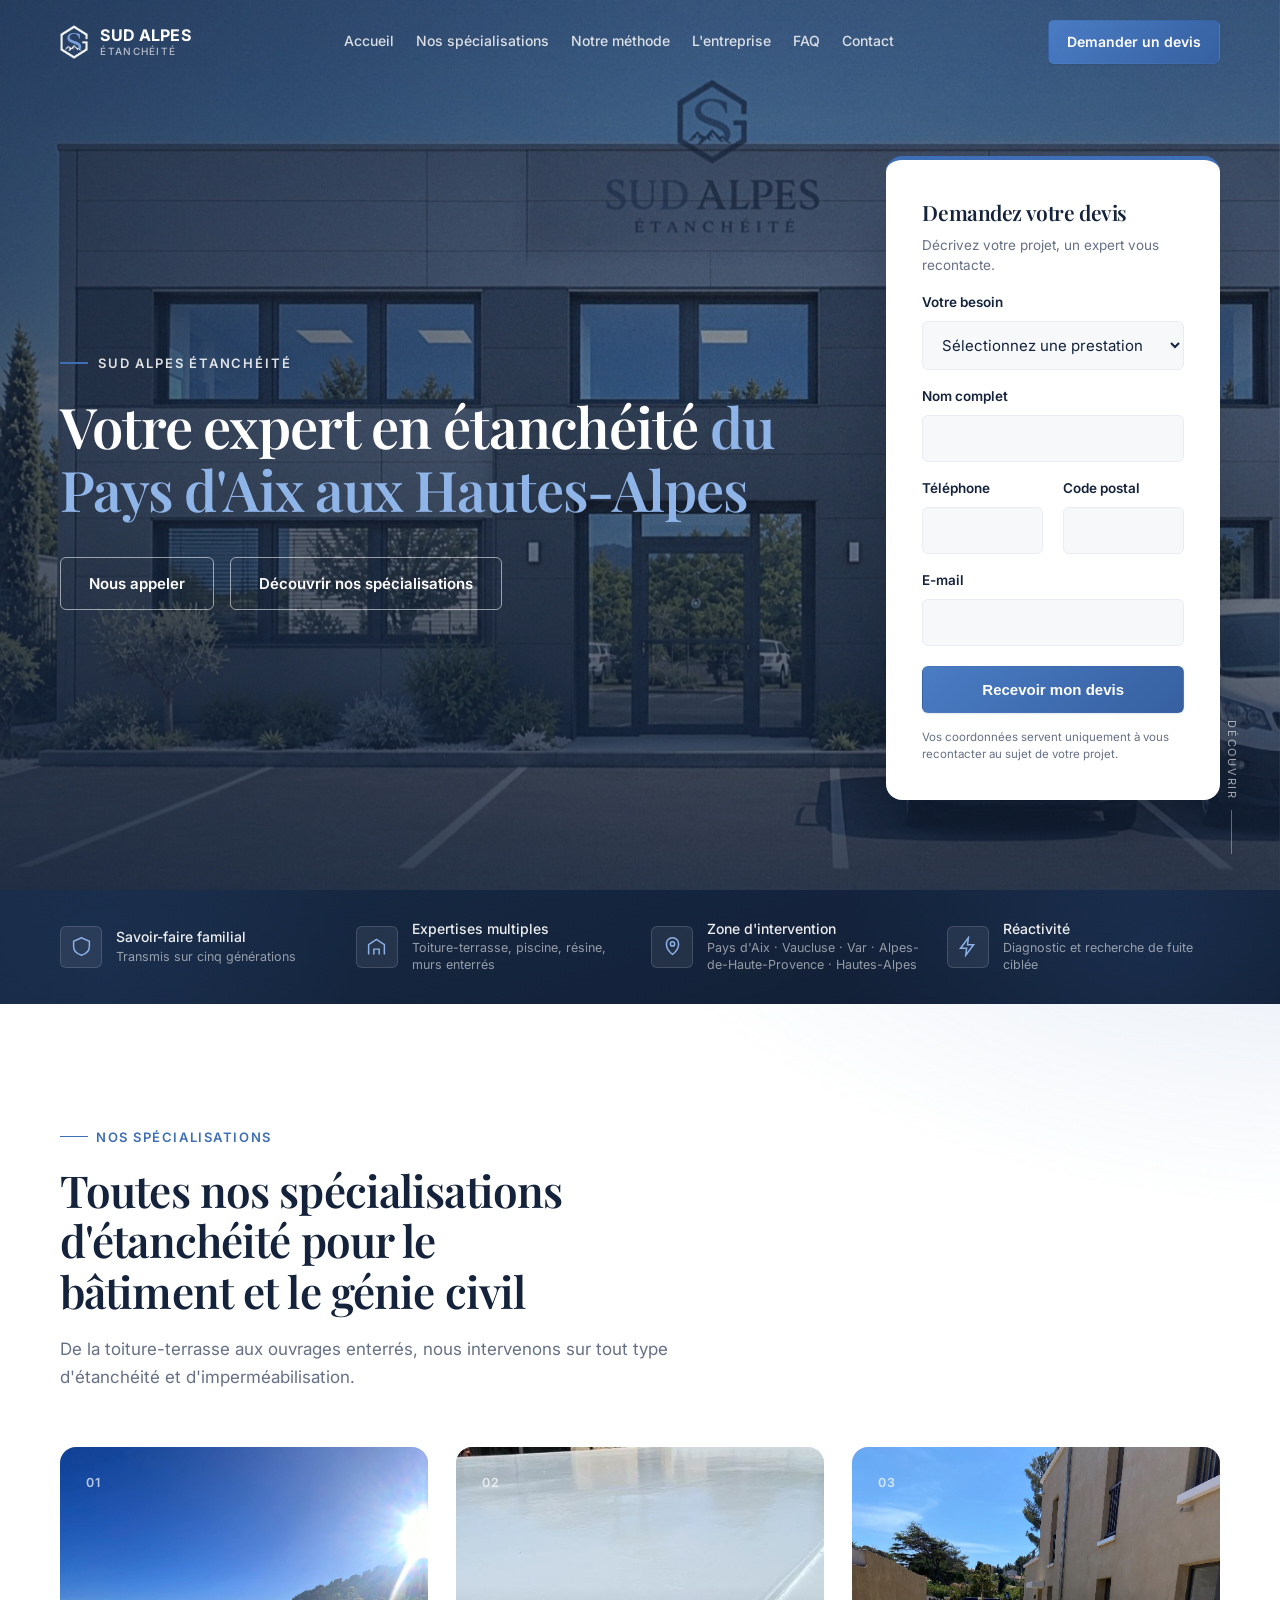
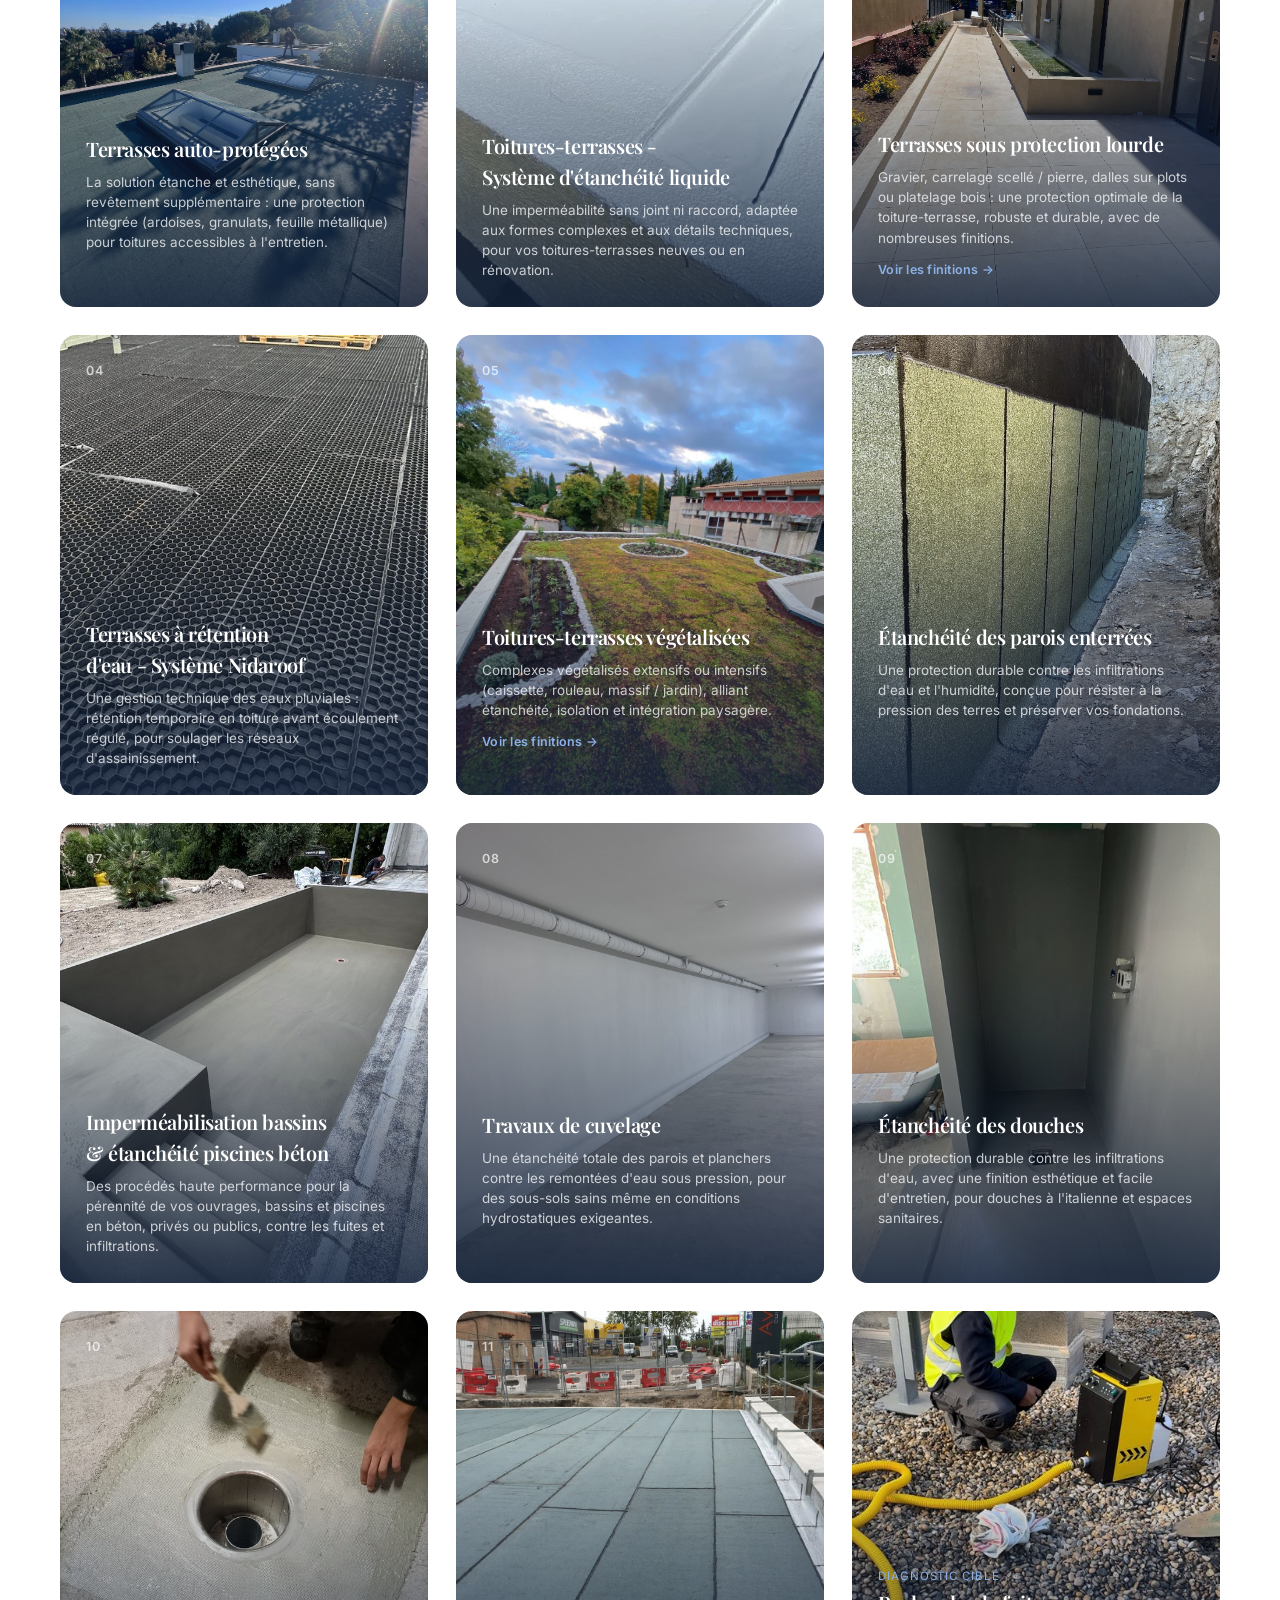
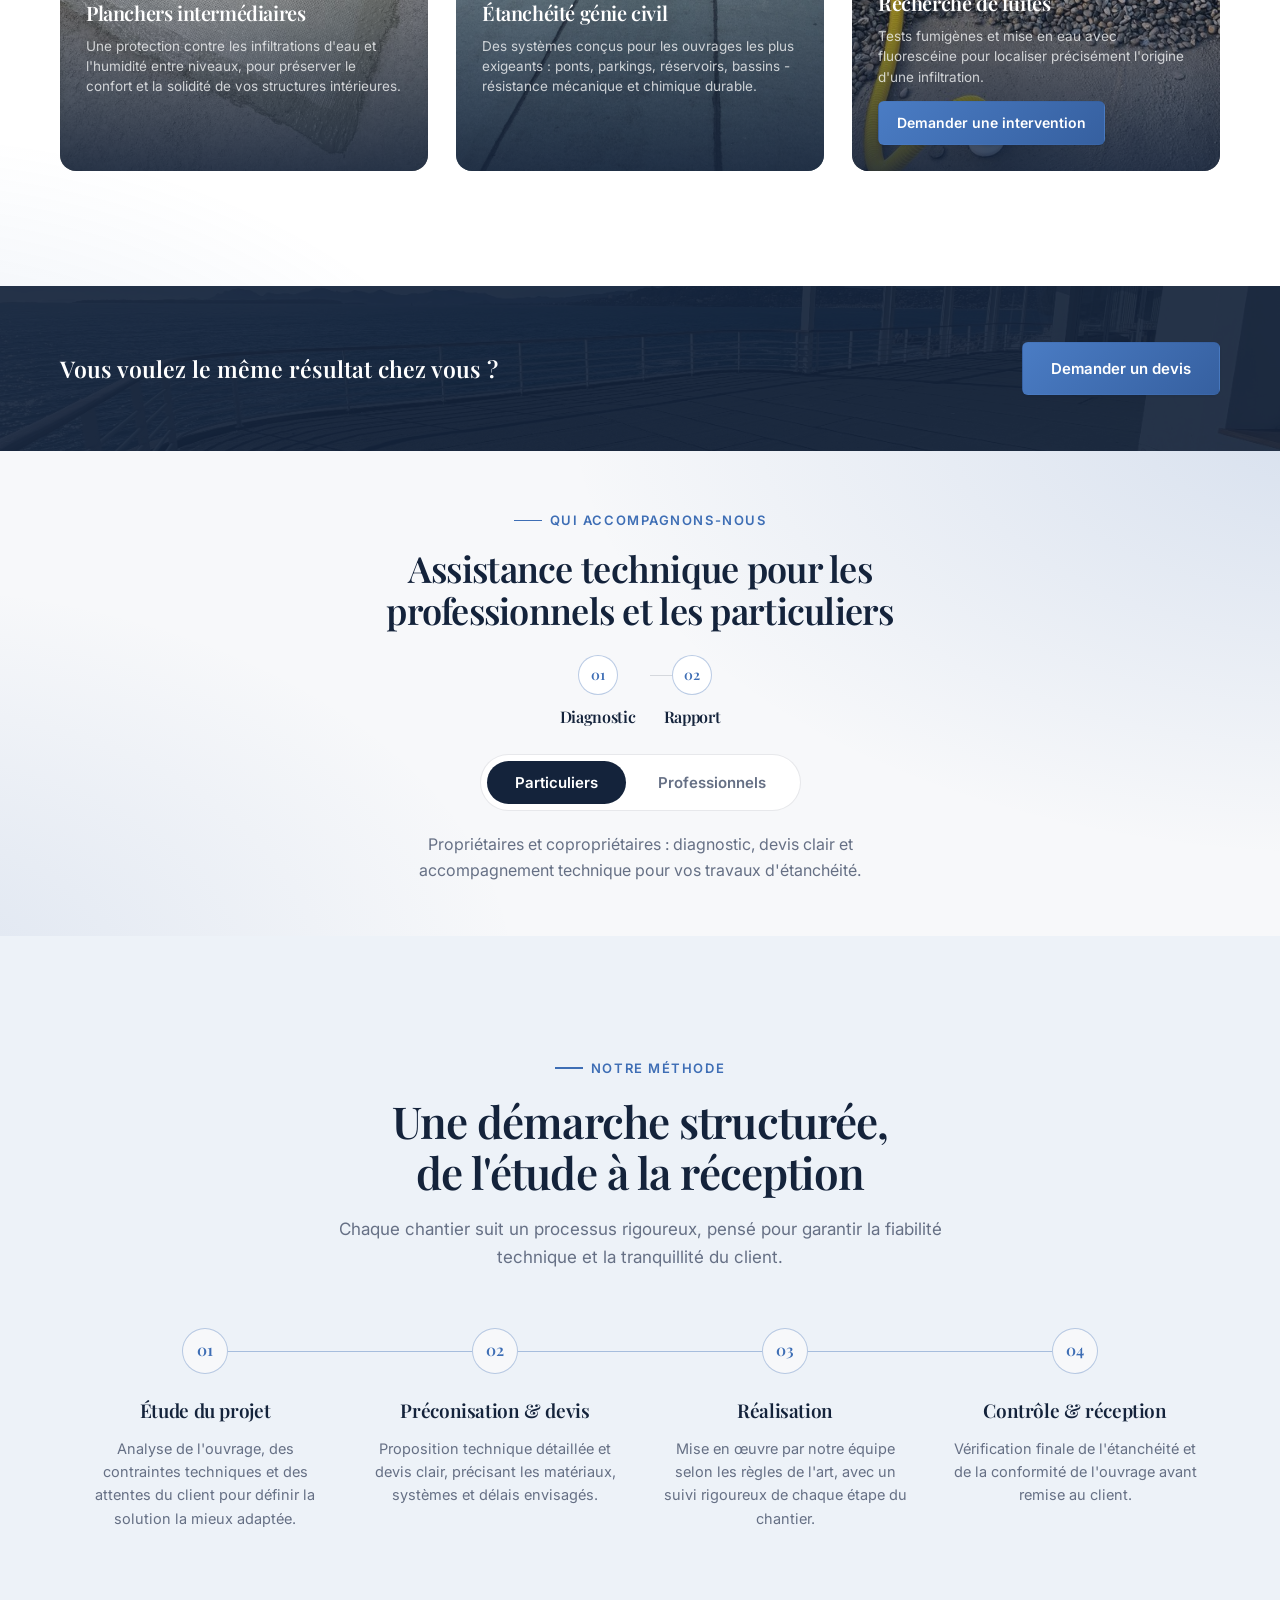
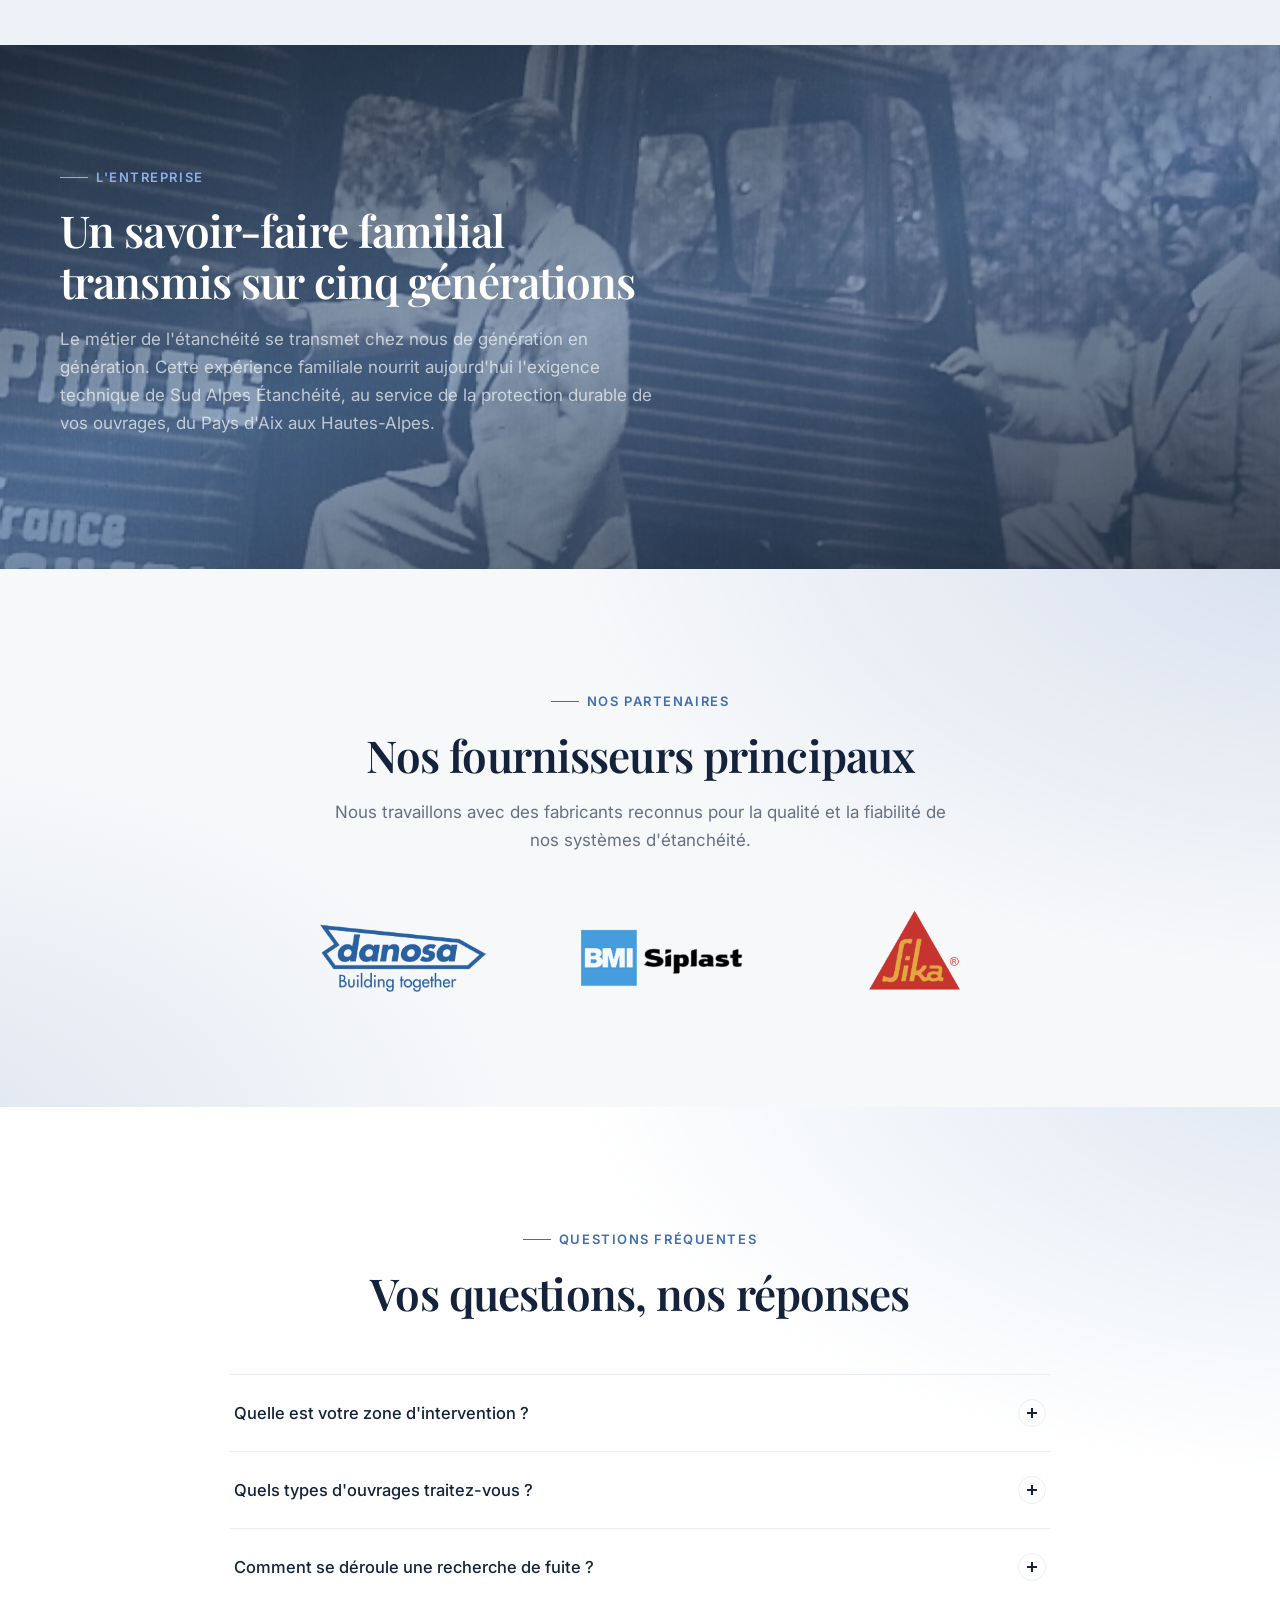
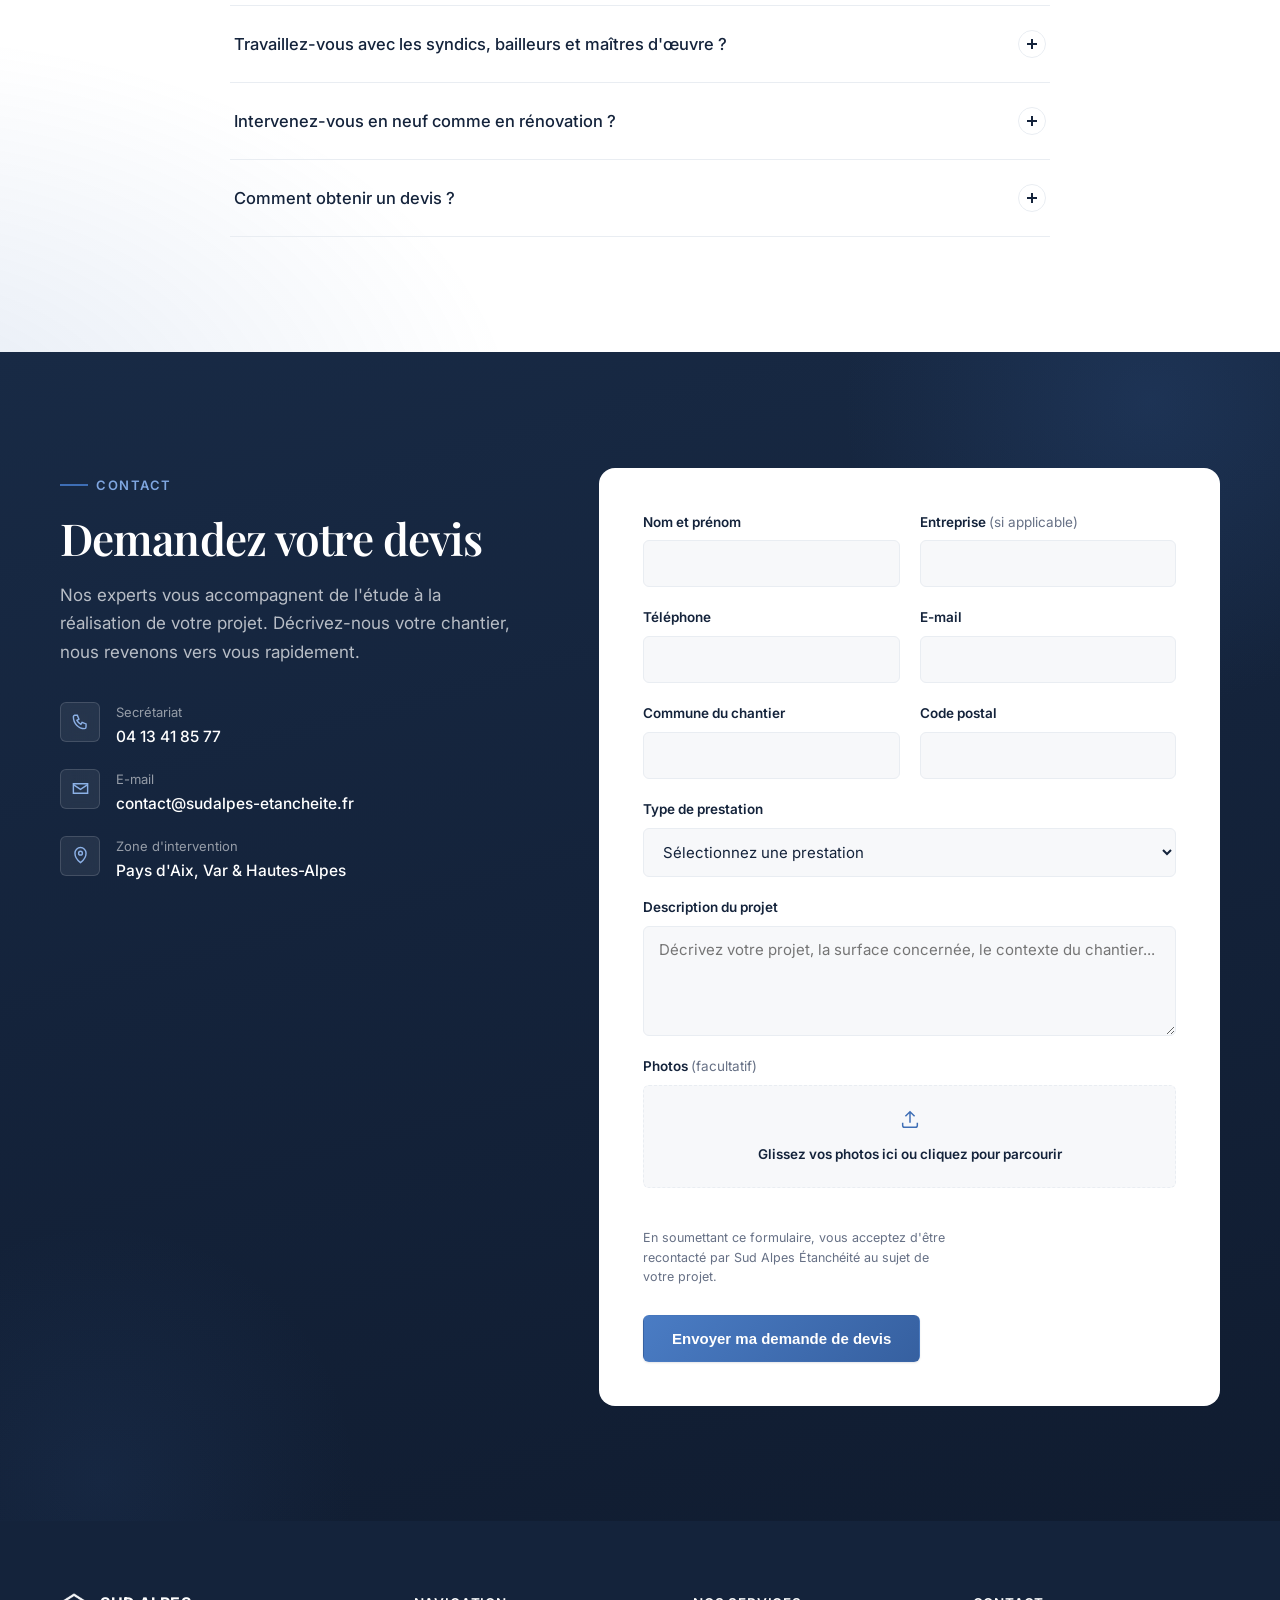
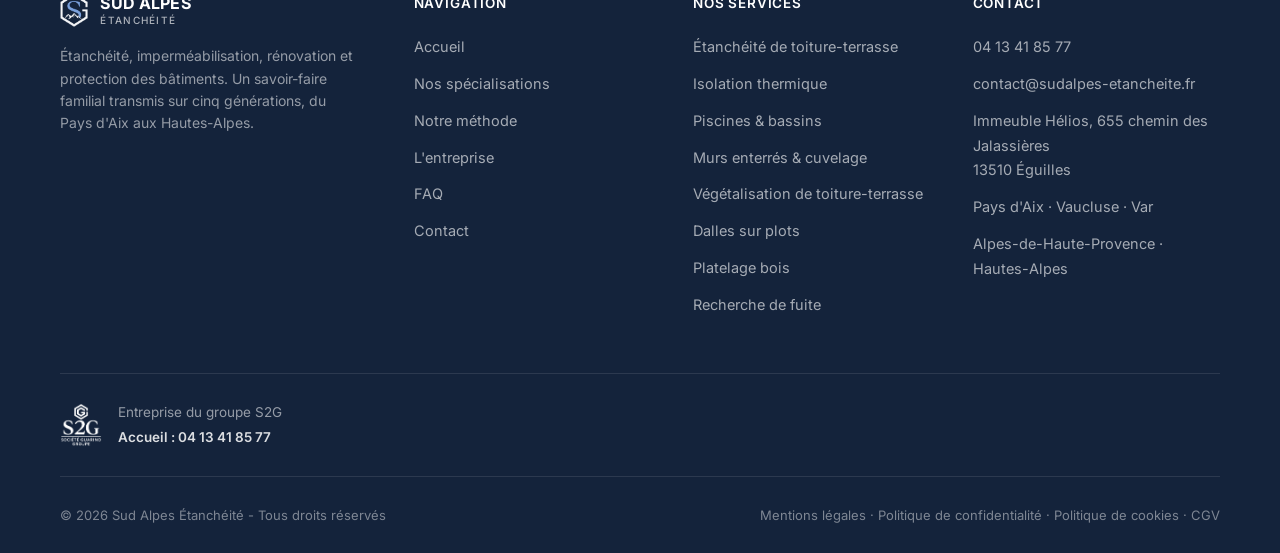
<file: index.html>
<!doctype html>
<html lang="fr">
<head>
<meta charset="UTF-8">
<meta name="viewport" content="width=device-width, initial-scale=1.0">
<title>Sud Alpes Étanchéité - Expert étanchéité toitures-terrasses &amp; piscines du Pays d'Aix aux Hautes-Alpes</title>
<meta name="description" content="Sud Alpes Étanchéité réalise vos travaux d'étanchéité, d'imperméabilisation et de recherche de fuite : toitures-terrasses, piscines, résine, ouvrages enterrés. Intervention d'Aix-en-Provence à Briançon.">
<link rel="canonical" href="https://eleaguarino1.github.io/sud-alpes/">

<meta property="og:type" content="website">
<meta property="og:locale" content="fr_FR">
<meta property="og:site_name" content="Sud Alpes Étanchéité">
<meta property="og:url" content="https://eleaguarino1.github.io/sud-alpes/">
<meta property="og:title" content="Sud Alpes Étanchéité - Expert étanchéité du Pays d'Aix aux Hautes-Alpes">
<meta property="og:description" content="Toitures-terrasses, piscines, résine, ouvrages enterrés et recherche de fuite : un savoir-faire familial transmis sur cinq générations.">
<meta property="og:image" content="https://eleaguarino1.github.io/sud-alpes/assets/img/photos/hero-batiment-sudalpes.jpg">

<meta name="twitter:card" content="summary_large_image">
<meta name="twitter:title" content="Sud Alpes Étanchéité - Expert étanchéité du Pays d'Aix aux Hautes-Alpes">
<meta name="twitter:description" content="Toitures-terrasses, piscines, résine, ouvrages enterrés et recherche de fuite : un savoir-faire familial transmis sur cinq générations.">
<meta name="twitter:image" content="https://eleaguarino1.github.io/sud-alpes/assets/img/photos/hero-batiment-sudalpes.jpg">

<script type="application/ld+json">
{
  "@context": "https://schema.org",
  "@type": "HomeAndConstructionBusiness",
  "name": "Sud Alpes Étanchéité",
  "description": "Entreprise spécialisée dans les travaux d'étanchéité, d'imperméabilisation, de rénovation et de protection des bâtiments.",
  "image": "https://eleaguarino1.github.io/sud-alpes/assets/img/photos/hero-batiment-sudalpes.jpg",
  "telephone": "+33413418577",
  "email": "contact@sudalpes-etancheite.fr",
  "url": "https://eleaguarino1.github.io/sud-alpes/",
  "address": {
    "@type": "PostalAddress",
    "streetAddress": "Immeuble Hélios, 655 chemin des Jalassières",
    "postalCode": "13510",
    "addressLocality": "Éguilles",
    "addressCountry": "FR"
  },
  "areaServed": [
    "Aix-en-Provence", "Pertuis", "Manosque", "Sisteron", "Gap", "Embrun", "Briançon", "Brignoles", "Saint-Maximin-la-Sainte-Baume"
  ]
}
</script>

<link rel="icon" href="assets/img/logo-icon-dark.png" type="image/png">
<link rel="preconnect" href="https://fonts.googleapis.com">
<link rel="preconnect" href="https://fonts.gstatic.com" crossorigin>
<link href="https://fonts.googleapis.com/css2?family=Inter:wght@400;500;600;700&family=Playfair+Display:wght@500;600;700&display=swap" rel="stylesheet">
<link rel="stylesheet" href="assets/css/style.css">
<link rel="stylesheet" href="assets/vendor/leaflet/leaflet.css">
</head>
<body>

<!-- ============ HEADER ============ -->
<header class="site-header">
  <div class="container header-inner">
    <a href="#accueil" class="brand">
      <img src="assets/img/logo-icon-light.png" alt="Sud Alpes Étanchéité">
      <span class="brand-text">
        SUD ALPES
        <small>Étanchéité</small>
      </span>
    </a>

    <nav class="main-nav" aria-label="Navigation principale">
      <ul>
        <li><a href="#accueil">Accueil</a></li>
        <li><a href="#expertises">Nos spécialisations</a></li>
        <li><a href="#methode">Notre méthode</a></li>
        <li><a href="#entreprise">L'entreprise</a></li>
        <li><a href="#faq">FAQ</a></li>
        <li><a href="#contact">Contact</a></li>
      </ul>
    </nav>

    <div class="header-actions">
      <a href="tel:+33413418577" class="header-call">
        <svg class="btn-icon" viewBox="0 0 24 24" fill="none" stroke="currentColor" stroke-width="1.8"><path d="M4 4h4l2 5-2.5 1.5a11 11 0 0 0 5 5L14 13l5 2v4a2 2 0 0 1-2 2C9.5 21 3 14.5 3 6a2 2 0 0 1 2-2Z"/></svg>
        04 13 41 85 77
      </a>
      <a href="#contact" class="btn btn-primary btn-sm">Demander un devis</a>
      <button class="nav-toggle" aria-label="Ouvrir le menu">
        <svg width="20" height="20" viewBox="0 0 24 24" fill="none" stroke="currentColor" stroke-width="2"><path d="M3 6h18M3 12h18M3 18h18"/></svg>
      </button>
    </div>
  </div>
</header>

<!-- Mobile nav -->
<div class="mobile-nav" aria-hidden="true">
  <div class="mobile-nav-top">
    <a href="#accueil" class="brand">
      <img src="assets/img/logo-icon-light.png" alt="Sud Alpes Étanchéité">
      <span class="brand-text">SUD ALPES<small>Étanchéité</small></span>
    </a>
    <button class="mobile-nav-close" aria-label="Fermer le menu">
      <svg width="22" height="22" viewBox="0 0 24 24" fill="none" stroke="#fff" stroke-width="2"><path d="M6 6l12 12M18 6L6 18"/></svg>
    </button>
  </div>
  <ul>
    <li><a href="#accueil">Accueil</a></li>
    <li><a href="#expertises">Nos spécialisations</a></li>
    <li><a href="#methode">Notre méthode</a></li>
    <li><a href="#entreprise">L'entreprise</a></li>
    <li><a href="#faq">FAQ</a></li>
    <li><a href="#contact">Contact</a></li>
  </ul>
  <div class="mobile-nav-cta">
    <a href="tel:+33413418577" class="btn btn-outline">Nous appeler - 04 13 41 85 77</a>
    <a href="#contact" class="btn btn-light">Demander un devis</a>
  </div>
</div>

<!-- ============ HERO ============ -->
<section class="hero" id="accueil">
  <div class="hero-media">
    <img src="assets/img/photos/hero-batiment-sudalpes.jpg" alt="Bâtiment et locaux de Sud Alpes Étanchéité">
  </div>
  <div class="container hero-inner">
    <div class="hero-grid">
      <div class="hero-copy">
        <div class="hero-eyebrow">Sud Alpes Étanchéité</div>
        <h1>Votre expert en étanchéité <span class="accent-text zone-trigger" id="zone-trigger" role="button" tabindex="0">du Pays d'Aix aux Hautes-Alpes</span></h1>

        <div class="hero-actions">
          <a href="tel:+33413418577" class="btn btn-outline">Nous appeler</a>
          <a href="#expertises" class="btn btn-outline">Découvrir nos spécialisations</a>
        </div>
      </div>

      <form class="hero-quote-card reveal" name="devis-rapide" method="POST" data-netlify="true" netlify-honeypot="bot-field">
        <input type="hidden" name="form-name" value="devis-rapide">
        <p style="display:none"><label>Ne pas remplir : <input name="bot-field"></label></p>
        <div class="hero-quote-head">
          <h2>Demandez votre devis</h2>
          <p>Décrivez votre projet, un expert vous recontacte.</p>
        </div>

        <div class="field">
          <label for="hq-prestation">Votre besoin</label>
          <select id="hq-prestation" name="prestation">
            <option value="">Sélectionnez une prestation</option>
            <option>Terrasses auto-protégées</option>
            <option>Toitures-terrasses - Étanchéité liquide</option>
            <option>Terrasses sous protection lourde</option>
            <option>Terrasses à rétention d'eau (Nidaroof)</option>
            <option>Toitures-terrasses végétalisées</option>
            <option>Étanchéité des parois enterrées</option>
            <option>Bassins &amp; piscines béton</option>
            <option>Cuvelage</option>
            <option>Étanchéité des douches</option>
            <option>Planchers intermédiaires</option>
            <option>Étanchéité génie civil</option>
            <option>Recherche de fuite / infiltration</option>
            <option>Autre</option>
          </select>
        </div>

        <div class="field">
          <label for="hq-nom">Nom complet</label>
          <input id="hq-nom" name="nom" type="text" required>
        </div>

        <div class="form-grid two">
          <div class="field">
            <label for="hq-tel">Téléphone</label>
            <input id="hq-tel" name="telephone" type="tel" required>
          </div>
          <div class="field">
            <label for="hq-cp">Code postal</label>
            <input id="hq-cp" name="code_postal" type="text" inputmode="numeric">
          </div>
        </div>

        <div class="field">
          <label for="hq-email">E-mail</label>
          <input id="hq-email" name="email" type="email" required>
        </div>

        <button type="submit" class="btn btn-primary form-submit">Recevoir mon devis</button>
        <p class="hero-quote-note">Vos coordonnées servent uniquement à vous recontacter au sujet de votre projet.</p>
      </form>
    </div>
  </div>
  <div class="scroll-cue">
    <span>Découvrir</span>
    <div class="line"></div>
  </div>
</section>

<!-- ============ REASSURANCE BAR ============ -->
<section class="reassurance">
  <div class="container reassurance-grid">
    <div class="reassurance-item reveal">
      <div class="icon">
        <svg viewBox="0 0 24 24" fill="none" stroke="currentColor" stroke-width="1.7"><path d="M12 2 3 6v6c0 5 4 8.5 9 10 5-1.5 9-5 9-10V6l-9-4Z"/></svg>
      </div>
      <div class="label">Savoir-faire familial<small>Transmis sur cinq générations</small></div>
    </div>
    <div class="reassurance-item reveal">
      <div class="icon">
        <svg viewBox="0 0 24 24" fill="none" stroke="currentColor" stroke-width="1.7"><path d="M3 21V10l9-6 9 6v11M9 21v-6h6v6"/></svg>
      </div>
      <div class="label">Expertises multiples<small>Toiture-terrasse, piscine, résine, murs enterrés</small></div>
    </div>
    <div class="reassurance-item reveal">
      <div class="icon">
        <svg viewBox="0 0 24 24" fill="none" stroke="currentColor" stroke-width="1.7"><path d="M12 21s7-5.6 7-12a7 7 0 0 0-14 0c0 6.4 7 12 7 12Z"/><circle cx="12" cy="9" r="2.4"/></svg>
      </div>
      <div class="label">Zone d'intervention<small>Pays d'Aix · Vaucluse · Var · Alpes-de-Haute-Provence · Hautes-Alpes</small></div>
    </div>
    <div class="reassurance-item reveal">
      <div class="icon">
        <svg viewBox="0 0 24 24" fill="none" stroke="currentColor" stroke-width="1.7"><path d="M13 2 4 14h7l-1 8 9-12h-7l1-8Z"/></svg>
      </div>
      <div class="label">Réactivité<small>Diagnostic et recherche de fuite ciblée</small></div>
    </div>
  </div>
</section>

<!-- ============ EXPERTISES ============ -->
<section class="section" id="expertises">
  <div class="container">
    <div class="section-head reveal">
      <div class="eyebrow">Nos spécialisations</div>
      <h2 class="section-title">Toutes nos spécialisations d'étanchéité pour le bâtiment et le génie civil</h2>
      <p class="section-lede">De la toiture-terrasse aux ouvrages enterrés, nous intervenons sur tout type d'étanchéité et d'imperméabilisation.</p>
    </div>

    <div class="expertise-grid">
      <article class="expertise-card reveal">
        <img src="assets/img/photos/toiture-terrasse-skylight.jpg" alt="Terrasse auto-protégée, chantier Sud Alpes Étanchéité" loading="lazy">
        <span class="num">01</span>
        <div class="expertise-card-body">
          <h3>Terrasses auto-protégées</h3>
          <p>La solution étanche et esthétique, sans revêtement supplémentaire : une protection intégrée (ardoises, granulats, feuille métallique) pour toitures accessibles à l'entretien.</p>
        </div>
      </article>

      <article class="expertise-card reveal">
        <img src="assets/img/photos/resine-toiture.jpg" alt="Toiture-terrasse en système d'étanchéité liquide, résine appliquée" loading="lazy">
        <span class="num">02</span>
        <div class="expertise-card-body">
          <h3>Toitures-terrasses - Système d'étanchéité liquide</h3>
          <p>Une imperméabilité sans joint ni raccord, adaptée aux formes complexes et aux détails techniques, pour vos toitures-terrasses neuves ou en rénovation.</p>
        </div>
      </article>

      <article class="expertise-card has-gallery reveal" role="button" tabindex="0"
        data-gallery-title="Terrasses sous protection lourde - Finitions"
        data-gallery-images='[
          {"src":"assets/img/photos/terrasse-pierre.jpg","label":"Carrelage scellé / pierre"},
          {"src":"assets/img/photos/terrasse-gravier.jpg","label":"Gravier"},
          {"src":"assets/img/photos/terrasse-bois.jpg","label":"Platelage bois"},
          {"src":"assets/img/photos/dalles-sur-plots.jpg","label":"Dalles sur plots"}
        ]'>
        <img src="assets/img/photos/dalles-sur-plots.jpg" alt="Terrasse sous protection lourde, finition dalles sur plots" loading="lazy">
        <span class="num">03</span>
        <div class="expertise-card-body">
          <h3>Terrasses sous protection lourde</h3>
          <p>Gravier, carrelage scellé / pierre, dalles sur plots ou platelage bois : une protection optimale de la toiture-terrasse, robuste et durable, avec de nombreuses finitions.</p>
          <span class="gallery-hint">Voir les finitions →</span>
        </div>
      </article>

      <article class="expertise-card reveal">
        <img src="assets/img/photos/terrasse-nidaroof.jpg" alt="Terrasse à rétention d'eau, système Nidaroof" loading="lazy">
        <span class="num">04</span>
        <div class="expertise-card-body">
          <h3>Terrasses à rétention d'eau - Système Nidaroof</h3>
          <p>Une gestion technique des eaux pluviales : rétention temporaire en toiture avant écoulement régulé, pour soulager les réseaux d'assainissement.</p>
        </div>
      </article>

      <article class="expertise-card has-gallery reveal" role="button" tabindex="0"
        data-gallery-title="Toitures-terrasses végétalisées - Finitions"
        data-gallery-images='[
          {"src":"assets/img/photos/toiture-vegetalisee-3.jpg","label":"Rouleau"},
          {"src":"assets/img/photos/toiture-vegetalisee-2.jpg","label":"Caissette"},
          {"src":"assets/img/photos/toiture-vegetalisee.jpg","label":"Massif / jardin"}
        ]'>
        <img src="assets/img/photos/toiture-vegetalisee.jpg" alt="Toiture-terrasse végétalisée, massif et jardin" loading="lazy">
        <span class="num">05</span>
        <div class="expertise-card-body">
          <h3>Toitures-terrasses végétalisées</h3>
          <p>Complexes végétalisés extensifs ou intensifs (caissette, rouleau, massif / jardin), alliant étanchéité, isolation et intégration paysagère.</p>
          <span class="gallery-hint">Voir les finitions →</span>
        </div>
      </article>

      <article class="expertise-card reveal">
        <img src="assets/img/photos/paroi-enterree-2.jpg" alt="Étanchéité d'une paroi enterrée par membrane bitumineuse avant remblaiement" loading="lazy">
        <span class="num">06</span>
        <div class="expertise-card-body">
          <h3>Étanchéité des parois enterrées</h3>
          <p>Une protection durable contre les infiltrations d'eau et l'humidité, conçue pour résister à la pression des terres et préserver vos fondations.</p>
        </div>
      </article>

      <article class="expertise-card reveal">
        <img src="assets/img/photos/piscine-beton.jpg" alt="Étanchéité d'une piscine en béton" loading="lazy">
        <span class="num">07</span>
        <div class="expertise-card-body">
          <h3>Imperméabilisation bassins &amp; étanchéité piscines béton</h3>
          <p>Des procédés haute performance pour la pérennité de vos ouvrages, bassins et piscines en béton, privés ou publics, contre les fuites et infiltrations.</p>
        </div>
      </article>

      <article class="expertise-card reveal">
        <img src="assets/img/photos/cuvelage.jpg" alt="Travaux de cuvelage en sous-sol" loading="lazy">
        <span class="num">08</span>
        <div class="expertise-card-body">
          <h3>Travaux de cuvelage</h3>
          <p>Une étanchéité totale des parois et planchers contre les remontées d'eau sous pression, pour des sous-sols sains même en conditions hydrostatiques exigeantes.</p>
        </div>
      </article>

      <article class="expertise-card reveal">
        <img src="assets/img/photos/douche-etancheite.jpg" alt="Étanchéité d'une douche à l'italienne" loading="lazy">
        <span class="num">09</span>
        <div class="expertise-card-body">
          <h3>Étanchéité des douches</h3>
          <p>Une protection durable contre les infiltrations d'eau, avec une finition esthétique et facile d'entretien, pour douches à l'italienne et espaces sanitaires.</p>
        </div>
      </article>

      <article class="expertise-card reveal">
        <img src="assets/img/photos/plancher-intermediaire.jpg" alt="Étanchéité d'un plancher intermédiaire" loading="lazy">
        <span class="num">10</span>
        <div class="expertise-card-body">
          <h3>Planchers intermédiaires</h3>
          <p>Une protection contre les infiltrations d'eau et l'humidité entre niveaux, pour préserver le confort et la solidité de vos structures intérieures.</p>
        </div>
      </article>

      <article class="expertise-card reveal">
        <img src="assets/img/photos/genie-civil-membrane.jpg" alt="Pose de membrane d'étanchéité sur ouvrage de génie civil" loading="lazy">
        <span class="num">11</span>
        <div class="expertise-card-body">
          <h3>Étanchéité génie civil</h3>
          <p>Des systèmes conçus pour les ouvrages les plus exigeants : ponts, parkings, réservoirs, bassins - résistance mécanique et chimique durable.</p>
        </div>
      </article>

      <article class="expertise-card leak-card reveal">
        <img src="assets/img/photos/recherche-fuite.jpg" alt="Technicien Sud Alpes Étanchéité réalisant une recherche de fuite par test fumigène" loading="lazy">
        <div class="expertise-card-body">
          <span class="num">Diagnostic ciblé</span>
          <h3>Recherche de fuites</h3>
          <p>Tests fumigènes et mise en eau avec fluorescéine pour localiser précisément l'origine d'une infiltration.</p>
          <a href="#contact" class="btn btn-primary btn-sm">Demander une intervention</a>
        </div>
      </article>
    </div>
  </div>
</section>

<!-- ============ CTA INTERMÉDIAIRE ============ -->
<section class="mid-cta">
  <div class="mid-cta-backdrop">
    <img src="assets/img/photos/hero-terrasse-toit.jpg" alt="" loading="lazy">
  </div>
  <div class="container mid-cta-inner">
    <p class="mid-cta-text">Vous voulez le même résultat chez vous ?</p>
    <a href="#contact" class="btn btn-primary">Demander un devis</a>
  </div>
</section>

<!-- ============ ASSISTANCE TECHNIQUE ============ -->
<section class="section section-alt audience" id="assistance">
  <div class="container">
    <div class="section-head center reveal">
      <div class="eyebrow">Qui accompagnons-nous</div>
      <h2 class="section-title">Assistance technique pour les professionnels et les particuliers</h2>
    </div>

    <div class="audience-points reveal">
      <div class="audience-point">
        <span class="step-num">01</span>
        <h3>Diagnostic</h3>
      </div>
      <div class="audience-point">
        <span class="step-num">02</span>
        <h3>Rapport</h3>
      </div>
    </div>

    <div class="audience-tabs reveal">
      <div class="audience-tab-buttons" role="tablist">
        <button type="button" class="audience-tab-btn active" data-tab="particuliers">Particuliers</button>
        <button type="button" class="audience-tab-btn" data-tab="professionnels">Professionnels</button>
      </div>

      <div class="audience-tab-panel active" data-panel="particuliers">
        <p>Propriétaires et copropriétaires : diagnostic, devis clair et accompagnement technique pour vos travaux d'étanchéité.</p>
      </div>

      <div class="audience-tab-panel" data-panel="professionnels">
        <ul class="audience-chip-list">
          <li>Experts</li>
          <li>Syndics</li>
          <li>Institutions publiques</li>
          <li>Entreprises</li>
          <li>Bureaux d'études</li>
          <li>Architectes</li>
          <li>Maîtres d'œuvre</li>
        </ul>
      </div>
    </div>
  </div>
</section>

<!-- ============ MÉTHODE ============ -->
<section class="section" id="methode">
  <div class="container">
    <div class="section-head center reveal">
      <div class="eyebrow">Notre méthode</div>
      <h2 class="section-title">Une démarche structurée, de l'étude à la réception</h2>
      <p class="section-lede">Chaque chantier suit un processus rigoureux, pensé pour garantir la fiabilité technique et la tranquillité du client.</p>
    </div>

    <div class="method-list">
      <div class="method-line"></div>
      <div class="method-step reveal">
        <span class="step-num">01</span>
        <h3>Étude du projet</h3>
        <p>Analyse de l'ouvrage, des contraintes techniques et des attentes du client pour définir la solution la mieux adaptée.</p>
      </div>
      <div class="method-step reveal">
        <span class="step-num">02</span>
        <h3>Préconisation &amp; devis</h3>
        <p>Proposition technique détaillée et devis clair, précisant les matériaux, systèmes et délais envisagés.</p>
      </div>
      <div class="method-step reveal">
        <span class="step-num">03</span>
        <h3>Réalisation</h3>
        <p>Mise en œuvre par notre équipe selon les règles de l'art, avec un suivi rigoureux de chaque étape du chantier.</p>
      </div>
      <div class="method-step reveal">
        <span class="step-num">04</span>
        <h3>Contrôle &amp; réception</h3>
        <p>Vérification finale de l'étanchéité et de la conformité de l'ouvrage avant remise au client.</p>
      </div>
    </div>
  </div>
</section>

<!-- ============ HÉRITAGE / ENTREPRISE ============ -->
<section class="section section-navy heritage" id="entreprise">
  <div class="heritage-backdrop">
    <img src="assets/img/photos/heritage-famille.jpg" alt="Photo d'archive familiale : un ancien véhicule de l'entreprise d'asphaltes" loading="lazy">
  </div>
  <div class="container">
    <div class="heritage-content reveal">
      <div class="eyebrow">L'entreprise</div>
      <h2 class="section-title">Un savoir-faire familial transmis sur cinq générations</h2>
      <p class="section-lede">Le métier de l'étanchéité se transmet chez nous de génération en génération. Cette expérience familiale nourrit aujourd'hui l'exigence technique de Sud Alpes Étanchéité, au service de la protection durable de vos ouvrages, du Pays d'Aix aux Hautes-Alpes.</p>
    </div>
  </div>
</section>

<!-- ============ FOURNISSEURS ============ -->
<section class="section section-alt">
  <div class="container">
    <div class="section-head center reveal">
      <div class="eyebrow">Nos partenaires</div>
      <h2 class="section-title">Nos fournisseurs principaux</h2>
      <p class="section-lede">Nous travaillons avec des fabricants reconnus pour la qualité et la fiabilité de nos systèmes d'étanchéité.</p>
    </div>
    <div class="suppliers-row reveal">
      <img src="assets/img/fournisseurs.png" alt="Nos fournisseurs principaux : Danosa, BMI Siplast, Sika" loading="lazy">
    </div>
  </div>
</section>

<!-- ============ FAQ ============ -->
<section class="section" id="faq">
  <div class="container">
    <div class="section-head center reveal">
      <div class="eyebrow">Questions fréquentes</div>
      <h2 class="section-title">Vos questions, nos réponses</h2>
    </div>

    <div class="faq-list reveal">
      <div class="faq-item">
        <button class="faq-question">Quelle est votre zone d'intervention ?<span class="plus"></span></button>
        <div class="faq-answer"><div class="faq-answer-inner">Nous intervenons sur un secteur allant du Pays d'Aix jusqu'aux Hautes-Alpes, notamment à Aix-en-Provence, Pertuis, Manosque, Sisteron, Gap, Embrun, Briançon et dans le Var (Brignoles, Saint-Maximin-la-Sainte-Baume).</div></div>
      </div>
      <div class="faq-item">
        <button class="faq-question">Quels types d'ouvrages traitez-vous ?<span class="plus"></span></button>
        <div class="faq-answer"><div class="faq-answer-inner">Nous intervenons sur les toitures-terrasses, piscines et bassins, ouvrages enterrés, toitures végétalisées, planchers intermédiaires et douches, avec des systèmes adaptés à chaque configuration : membranes bitumineuses, étanchéité liquide en résine, ou solutions sous protection lourde.</div></div>
      </div>
      <div class="faq-item">
        <button class="faq-question">Comment se déroule une recherche de fuite ?<span class="plus"></span></button>
        <div class="faq-answer"><div class="faq-answer-inner">Nous mettons en œuvre différentes techniques, notamment des tests fumigènes et une mise en eau avec fluorescéine, afin d'identifier rapidement l'origine d'une infiltration et d'apporter une solution ciblée, limitant les dégradations sur votre ouvrage.</div></div>
      </div>
      <div class="faq-item">
        <button class="faq-question">Travaillez-vous avec les syndics, bailleurs et maîtres d'œuvre ?<span class="plus"></span></button>
        <div class="faq-answer"><div class="faq-answer-inner">Oui, nous accompagnons les professionnels de l'immobilier et de la construction (syndics, bailleurs, architectes, maîtres d'œuvre) sur leurs projets de maintenance, de rénovation ou de construction neuve, avec des devis adaptés à leurs exigences.</div></div>
      </div>
      <div class="faq-item">
        <button class="faq-question">Intervenez-vous en neuf comme en rénovation ?<span class="plus"></span></button>
        <div class="faq-answer"><div class="faq-answer-inner">Oui, nos systèmes d'étanchéité s'appliquent aussi bien aux constructions neuves qu'aux projets de rénovation, avec une solution technique adaptée à l'état et à la configuration de chaque ouvrage.</div></div>
      </div>
      <div class="faq-item">
        <button class="faq-question">Comment obtenir un devis ?<span class="plus"></span></button>
        <div class="faq-answer"><div class="faq-answer-inner">Vous pouvez remplir le formulaire de demande de devis en bas de page, en précisant la commune du chantier et le type de prestation souhaité, ou nous contacter directement par téléphone.</div></div>
      </div>
    </div>
  </div>
</section>

<!-- ============ CTA FINALE + FORMULAIRE ============ -->
<section class="section cta-final section-navy" id="contact">
  <div class="container">
    <div class="cta-grid">
      <div class="reveal">
        <div class="eyebrow">Contact</div>
        <h2 class="section-title">Demandez votre devis</h2>
        <p class="section-lede">Nos experts vous accompagnent de l'étude à la réalisation de votre projet. Décrivez-nous votre chantier, nous revenons vers vous rapidement.</p>

        <ul class="cta-contact-list">
          <li>
            <span class="icon"><svg viewBox="0 0 24 24" fill="none" stroke="currentColor" stroke-width="1.8"><path d="M4 4h4l2 5-2.5 1.5a11 11 0 0 0 5 5L14 13l5 2v4a2 2 0 0 1-2 2C9.5 21 3 14.5 3 6a2 2 0 0 1 2-2Z"/></svg></span>
            <div><div class="label">Secrétariat</div><div class="value"><a href="tel:+33413418577">04 13 41 85 77</a></div></div>
          </li>
          <li>
            <span class="icon"><svg viewBox="0 0 24 24" fill="none" stroke="currentColor" stroke-width="1.8"><path d="M3 6h18v12H3V6Z"/><path d="m3 7 9 6 9-6"/></svg></span>
            <div><div class="label">E-mail</div><div class="value"><a href="mailto:contact@sudalpes-etancheite.fr">contact@sudalpes-etancheite.fr</a></div></div>
          </li>
          <li>
            <span class="icon"><svg viewBox="0 0 24 24" fill="none" stroke="currentColor" stroke-width="1.8"><path d="M12 21s7-5.6 7-12a7 7 0 0 0-14 0c0 6.4 7 12 7 12Z"/><circle cx="12" cy="9" r="2.4"/></svg></span>
            <div><div class="label">Zone d'intervention</div><div class="value">Pays d'Aix, Var &amp; Hautes-Alpes</div></div>
          </li>
        </ul>
      </div>

      <form class="quote-form reveal" name="devis-complet" method="POST" data-netlify="true" netlify-honeypot="bot-field" enctype="multipart/form-data">
        <input type="hidden" name="form-name" value="devis-complet">
        <p style="display:none"><label>Ne pas remplir : <input name="bot-field"></label></p>
        <div class="form-grid two">
          <div class="field">
            <label for="f-nom">Nom et prénom</label>
            <input id="f-nom" name="nom" type="text" required>
          </div>
          <div class="field">
            <label for="f-entreprise">Entreprise <span class="optional">(si applicable)</span></label>
            <input id="f-entreprise" name="entreprise" type="text">
          </div>
          <div class="field">
            <label for="f-tel">Téléphone</label>
            <input id="f-tel" name="telephone" type="tel" required>
          </div>
          <div class="field">
            <label for="f-email">E-mail</label>
            <input id="f-email" name="email" type="email" required>
          </div>
          <div class="field">
            <label for="f-commune">Commune du chantier</label>
            <input id="f-commune" name="commune" type="text">
          </div>
          <div class="field">
            <label for="f-cp">Code postal</label>
            <input id="f-cp" name="code_postal" type="text" inputmode="numeric">
          </div>
        </div>

        <div class="field" style="margin-top:20px">
          <label for="f-prestation">Type de prestation</label>
          <select id="f-prestation" name="prestation">
            <option value="">Sélectionnez une prestation</option>
            <option>Étanchéité de toiture</option>
            <option>Étanchéité de terrasse</option>
            <option>Membranes bitumineuses</option>
            <option>Étanchéité liquide (résine)</option>
            <option>Piscines &amp; bassins</option>
            <option>Murs enterrés / Cuvelage</option>
            <option>Toiture végétalisée</option>
            <option>Recherche de fuite / infiltration</option>
            <option>Autre</option>
          </select>
        </div>

        <div class="field" style="margin-top:20px">
          <label for="f-desc">Description du projet</label>
          <textarea id="f-desc" name="description" placeholder="Décrivez votre projet, la surface concernée, le contexte du chantier..."></textarea>
        </div>

        <div class="field" style="margin-top:20px">
          <label>Photos <span class="optional">(facultatif)</span></label>
          <label class="file-drop">
            <svg viewBox="0 0 24 24" fill="none" stroke="currentColor" stroke-width="1.6"><path d="M12 16V4M7 9l5-5 5 5"/><path d="M4 16v3a2 2 0 0 0 2 2h12a2 2 0 0 0 2-2v-3"/></svg>
            <div class="file-drop-text">Glissez vos photos ici ou cliquez pour parcourir</div>
            <input type="file" name="photos" accept="image/*" multiple>
          </label>
        </div>

        <div class="form-footer">
          <p class="form-note">En soumettant ce formulaire, vous acceptez d'être recontacté par Sud Alpes Étanchéité au sujet de votre projet.</p>
          <button type="submit" class="btn btn-primary form-submit">Envoyer ma demande de devis</button>
        </div>
      </form>
    </div>
  </div>
</section>

<!-- ============ FOOTER ============ -->
<footer class="site-footer">
  <div class="container">
    <div class="footer-grid">
      <div class="footer-brand">
        <a href="#accueil" class="brand">
          <img src="assets/img/logo-icon-light.png" alt="Sud Alpes Étanchéité">
          <span class="brand-text">SUD ALPES<small>Étanchéité</small></span>
        </a>
        <p>Étanchéité, imperméabilisation, rénovation et protection des bâtiments. Un savoir-faire familial transmis sur cinq générations, du Pays d'Aix aux Hautes-Alpes.</p>
      </div>
      <div class="footer-col">
        <h4>Navigation</h4>
        <ul>
          <li><a href="#accueil">Accueil</a></li>
          <li><a href="#expertises">Nos spécialisations</a></li>
          <li><a href="#methode">Notre méthode</a></li>
          <li><a href="#entreprise">L'entreprise</a></li>
          <li><a href="#faq">FAQ</a></li>
          <li><a href="#contact">Contact</a></li>
        </ul>
      </div>
      <div class="footer-col">
        <h4>Nos services</h4>
        <ul>
          <li><span>Étanchéité de toiture-terrasse</span></li>
          <li><span>Isolation thermique</span></li>
          <li><span>Piscines &amp; bassins</span></li>
          <li><span>Murs enterrés &amp; cuvelage</span></li>
          <li><span>Végétalisation de toiture-terrasse</span></li>
          <li><span>Dalles sur plots</span></li>
          <li><span>Platelage bois</span></li>
          <li><span>Recherche de fuite</span></li>
        </ul>
      </div>
      <div class="footer-col">
        <h4>Contact</h4>
        <ul>
          <li><a href="tel:+33413418577">04 13 41 85 77</a></li>
          <li><a href="mailto:contact@sudalpes-etancheite.fr">contact@sudalpes-etancheite.fr</a></li>
          <li><span>Immeuble Hélios, 655 chemin des Jalassières<br>13510 Éguilles</span></li>
          <li><span>Pays d'Aix · Vaucluse · Var</span></li>
          <li><span>Alpes-de-Haute-Provence · Hautes-Alpes</span></li>
        </ul>
      </div>
    </div>

    <div class="footer-group reveal">
      <img src="assets/img/logo-s2g-white.png" alt="Logo Société Guarino Groupe (S2G)">
      <div class="footer-group-text">
        <span>Entreprise du groupe S2G</span>
        <a href="tel:+33413418577">Accueil : 04 13 41 85 77</a>
      </div>
    </div>

    <div class="footer-bottom">
      <span>© <span id="current-year"></span> Sud Alpes Étanchéité - Tous droits réservés</span>
      <span><a href="mentions-legales.html">Mentions légales</a> · <a href="politique-confidentialite.html">Politique de confidentialité</a> · <a href="politique-cookies.html">Politique de cookies</a> · <a href="conditions-generales-vente.html">CGV</a></span>
    </div>
  </div>
</footer>

<!-- ============ MOBILE STICKY CTA ============ -->
<div class="mobile-cta-bar">
  <a href="tel:+33413418577" class="call">
    <svg viewBox="0 0 24 24" fill="none" stroke="currentColor" stroke-width="2"><path d="M4 4h4l2 5-2.5 1.5a11 11 0 0 0 5 5L14 13l5 2v4a2 2 0 0 1-2 2C9.5 21 3 14.5 3 6a2 2 0 0 1 2-2Z"/></svg>
    Nous appeler
  </a>
  <a href="#contact" class="quote">
    <svg viewBox="0 0 24 24" fill="none" stroke="currentColor" stroke-width="2"><path d="M4 4h16v12H7l-3 3V4Z"/></svg>
    Devis gratuit
  </a>
</div>

<!-- ============ PHOTO MODAL ============ -->
<div class="photo-modal" id="photo-modal" aria-hidden="true">
  <div class="photo-modal-backdrop" data-modal-close></div>
  <div class="photo-modal-panel">
    <button class="photo-modal-close" data-modal-close aria-label="Fermer">
      <svg width="20" height="20" viewBox="0 0 24 24" fill="none" stroke="currentColor" stroke-width="2"><path d="M6 6l12 12M18 6L6 18"/></svg>
    </button>
    <h3 class="photo-modal-title"></h3>
    <div class="photo-modal-grid"></div>
  </div>
</div>

<!-- ============ ZONE MODAL ============ -->
<div class="photo-modal zone-modal" id="zone-modal" aria-hidden="true">
  <div class="photo-modal-backdrop" data-zone-close></div>
  <div class="photo-modal-panel zone-modal-panel">
    <button class="photo-modal-close" data-zone-close aria-label="Fermer">
      <svg width="20" height="20" viewBox="0 0 24 24" fill="none" stroke="currentColor" stroke-width="2"><path d="M6 6l12 12M18 6L6 18"/></svg>
    </button>
    <h3 class="photo-modal-title">Notre zone d'intervention</h3>
    <p class="zone-modal-subtitle">Pays d'Aix · Vaucluse · Var · Alpes-de-Haute-Provence · Hautes-Alpes</p>
    <div class="zone-modal-map" id="zone-map" role="img" aria-label="Carte de la zone d'intervention de Sud Alpes Étanchéité"></div>
  </div>
</div>

<script src="assets/vendor/leaflet/leaflet.js"></script>
<script src="assets/js/main.js"></script>
</body>
</html>
</file>
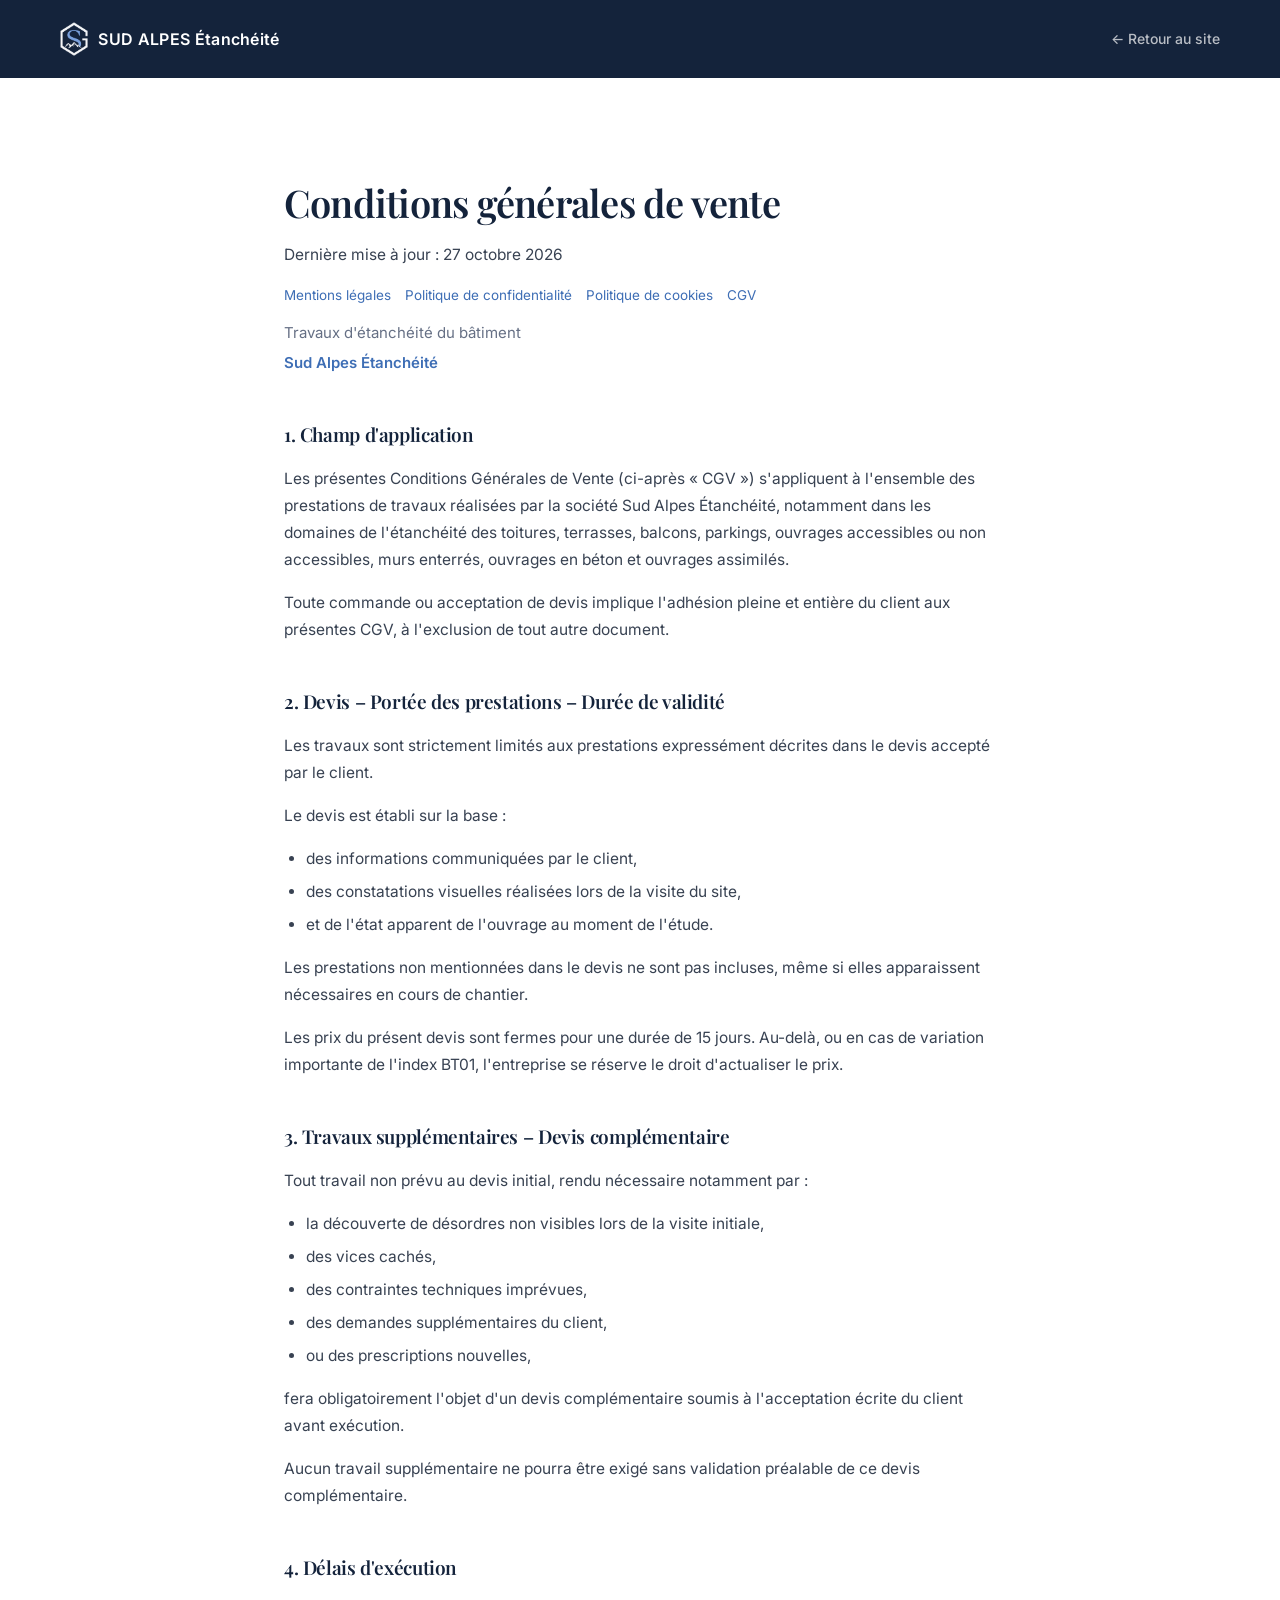
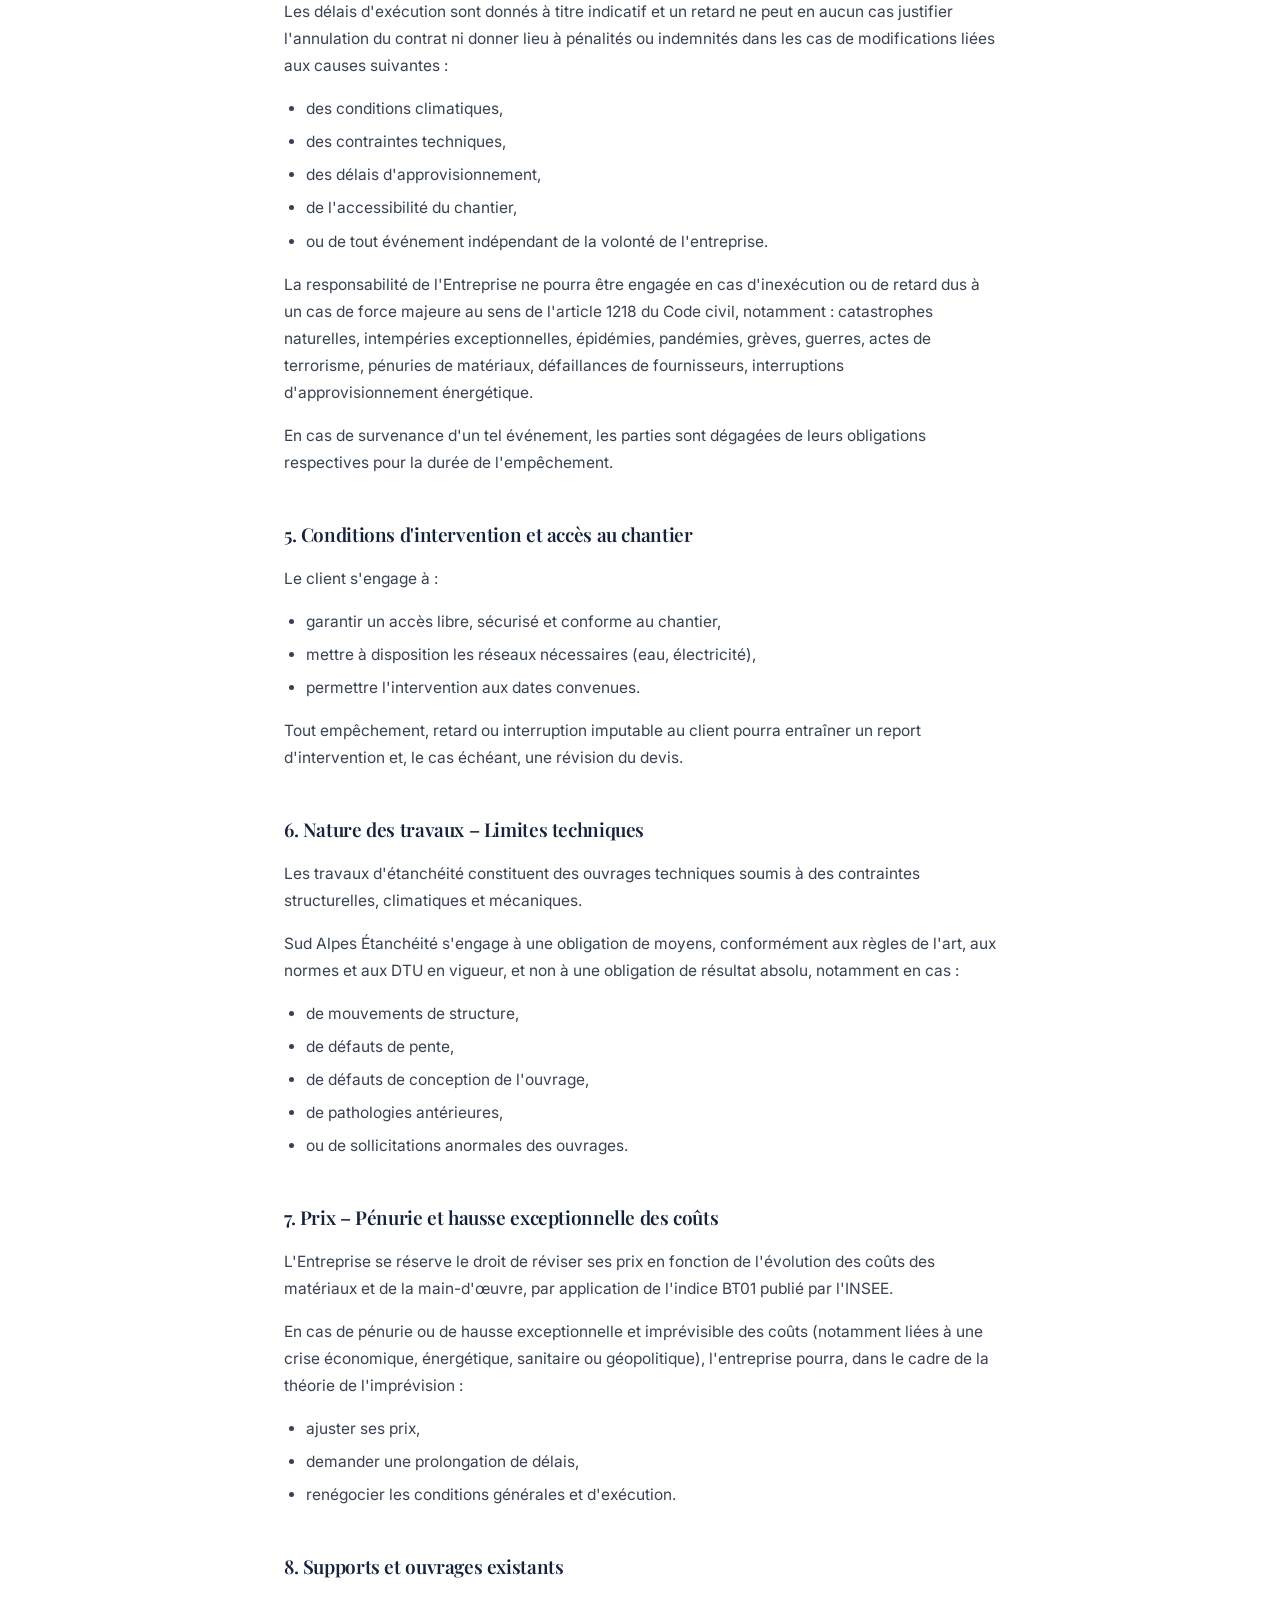
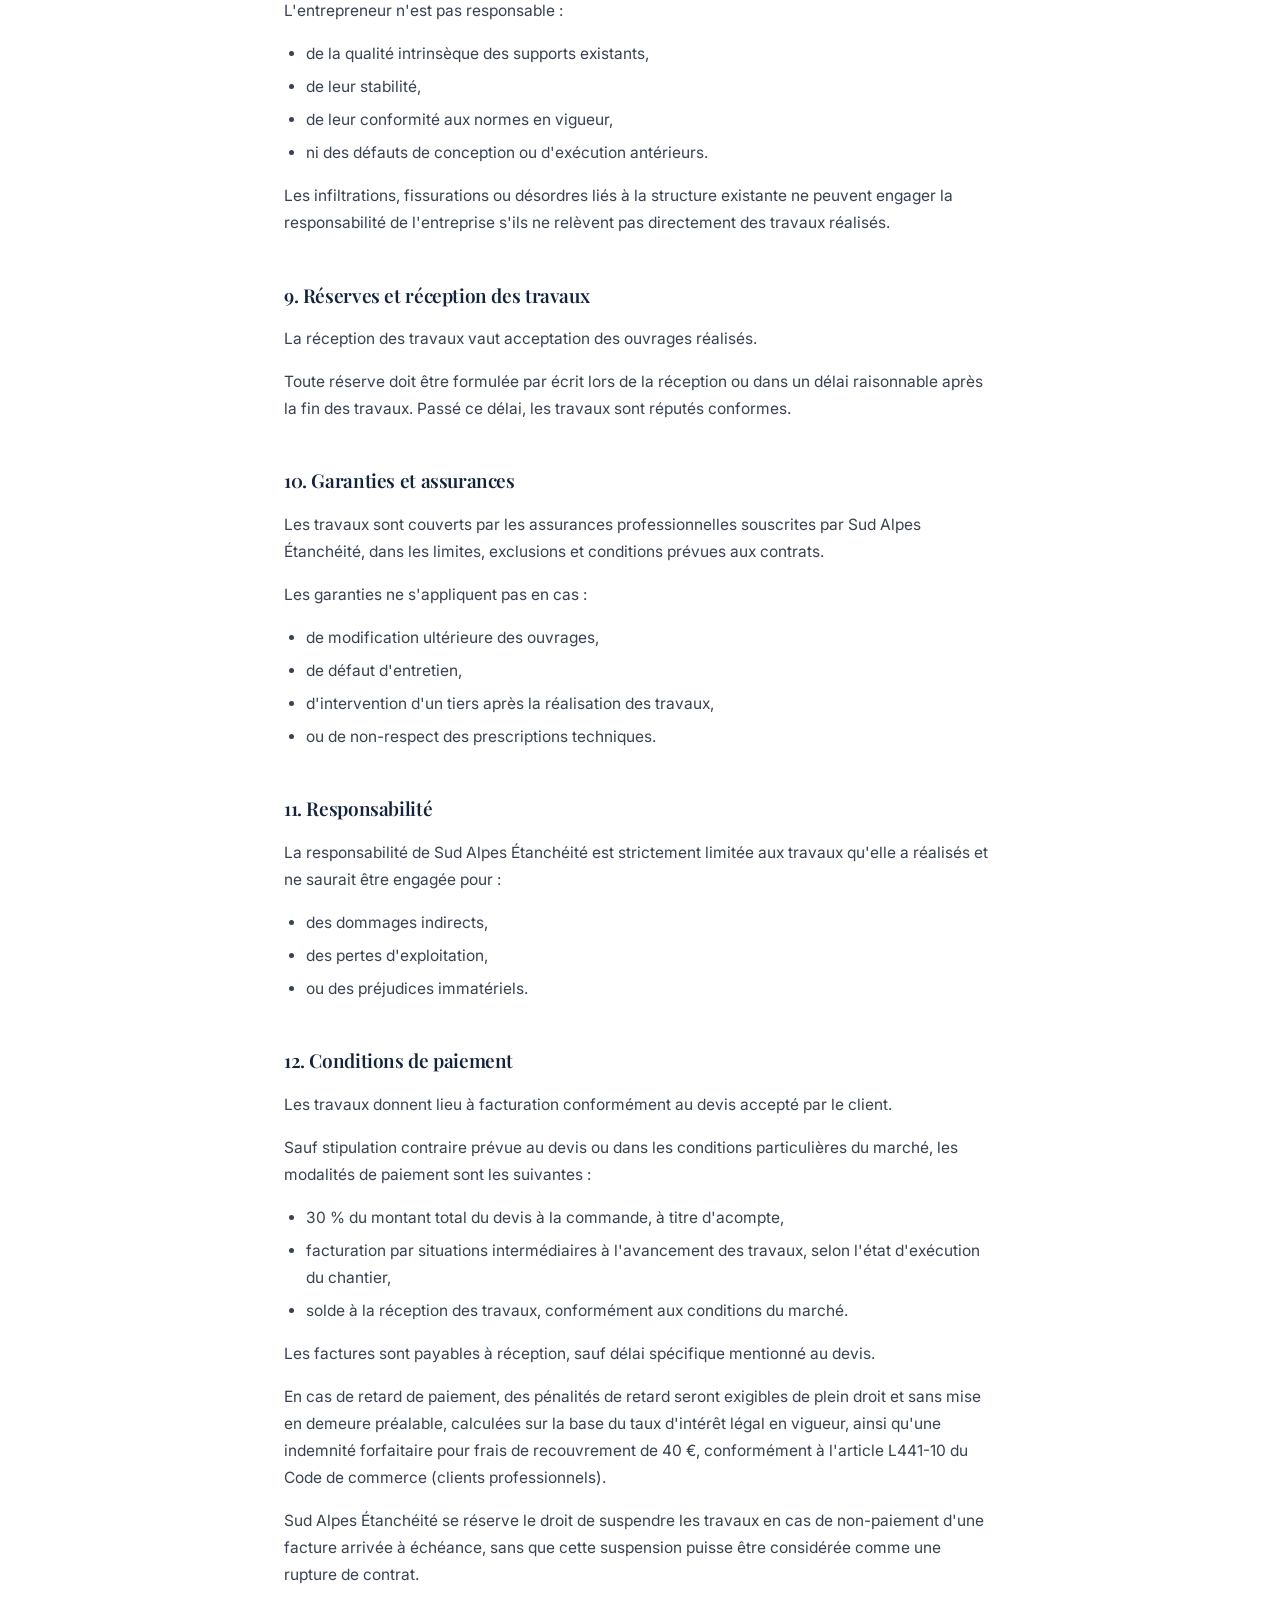
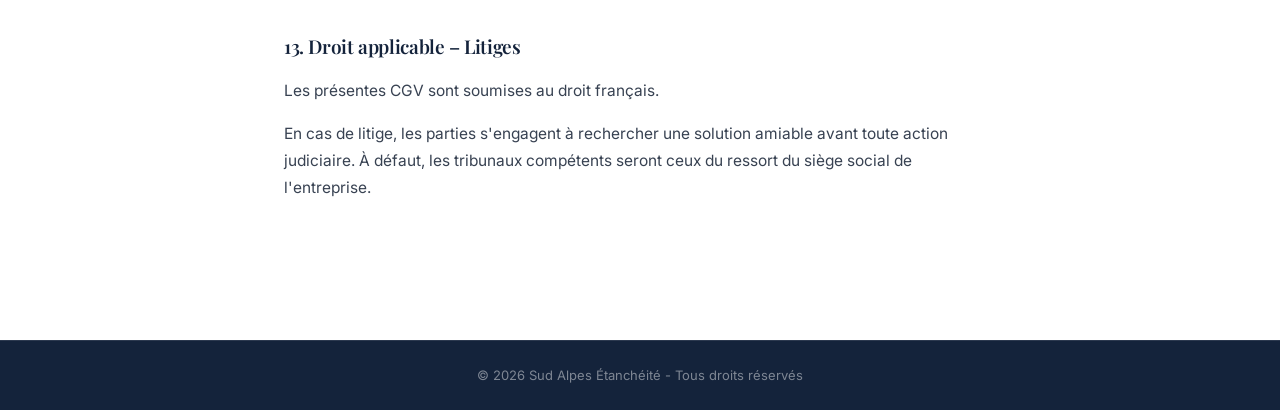
<file: conditions-generales-vente.html>
<!DOCTYPE html>
<html lang="fr">
<head>
<meta charset="UTF-8">
<meta name="viewport" content="width=device-width, initial-scale=1.0">
<title>Conditions générales de vente - Sud Alpes Étanchéité</title>
<meta name="description" content="Conditions générales de vente des prestations Sud Alpes Étanchéité.">
<meta name="robots" content="noindex, follow">
<link rel="icon" href="assets/img/logo-icon-dark.png" type="image/png">
<link rel="preconnect" href="https://fonts.googleapis.com">
<link rel="preconnect" href="https://fonts.gstatic.com" crossorigin>
<link href="https://fonts.googleapis.com/css2?family=Inter:wght@400;500;600;700&family=Playfair+Display:wght@500;600;700&display=swap" rel="stylesheet">
<link rel="stylesheet" href="assets/css/style.css">
<style>
  .legal-header { background: var(--navy); padding: 22px 0; }
  .legal-header .container { display: flex; align-items: center; justify-content: space-between; }
  .legal-brand { display: flex; align-items: center; gap: 10px; }
  .legal-brand img { height: 34px; width: auto; }
  .legal-brand span { color: var(--white); font-weight: 600; letter-spacing: 0.02em; }
  .legal-back { color: rgba(255,255,255,0.7); font-size: 14px; font-weight: 500; }
  .legal-back:hover { color: var(--white); }
  .legal-main { max-width: 760px; margin: 0 auto; padding: clamp(48px, 8vw, 96px) 24px; }
  .legal-main h1 { font-family: var(--font-display); font-size: clamp(28px, 4vw, 38px); margin: 0 0 8px; }
  .legal-updated { color: var(--text-grey); font-size: 14px; margin: 0 0 48px; }
  .legal-main h2 { font-size: 19px; margin: 40px 0 14px; padding-top: 4px; color: var(--navy); }
  .legal-main p, .legal-main li { color: #384252; font-size: 15.5px; line-height: 1.75; }
  .legal-main ul { padding-left: 22px; margin: 0 0 16px; }
  .legal-main li { margin-bottom: 6px; }
  .legal-main a { color: var(--blue); text-decoration: underline; }
  .legal-nav-links { display: flex; flex-wrap: wrap; gap: 6px 14px; margin: -32px 0 40px; }
  .legal-nav-links a { font-size: 13.5px; color: var(--blue); text-decoration: none; }
  .legal-nav-links a:hover { text-decoration: underline; }
  .legal-placeholder { background: rgba(62,110,181,0.1); color: var(--blue); padding: 1px 6px; border-radius: 4px; font-weight: 600; }
  .legal-note { background: var(--off-white); border-left: 3px solid var(--blue); padding: 14px 18px; border-radius: 4px; font-size: 14px; color: var(--text-grey); margin: 0 0 40px; }
</style>
</head>
<body>

<header class="legal-header">
  <div class="container">
    <a href="index.html" class="legal-brand">
      <img src="assets/img/logo-icon-light.png" alt="Sud Alpes Étanchéité">
      <span>SUD ALPES Étanchéité</span>
    </a>
    <a href="index.html" class="legal-back">← Retour au site</a>
  </div>
</header>

<main class="legal-main">
  <h1>Conditions générales de vente</h1>
  <p class="legal-updated">Dernière mise à jour : 27 octobre 2026</p>
  <p class="legal-nav-links"><a href="mentions-legales.html">Mentions légales</a><a href="politique-confidentialite.html">Politique de confidentialité</a><a href="politique-cookies.html">Politique de cookies</a><a href="conditions-generales-vente.html">CGV</a></p>

  <p style="color: var(--text-grey); font-size: 15px; margin: -28px 0 4px;">Travaux d'étanchéité du bâtiment</p>
  <p style="color: var(--blue); font-weight: 600; font-size: 15px; margin: 0 0 40px;">Sud Alpes Étanchéité</p>

  <h2>1. Champ d'application</h2>
  <p>Les présentes Conditions Générales de Vente (ci-après « CGV ») s'appliquent à l'ensemble des prestations de travaux réalisées par la société Sud Alpes Étanchéité, notamment dans les domaines de l'étanchéité des toitures, terrasses, balcons, parkings, ouvrages accessibles ou non accessibles, murs enterrés, ouvrages en béton et ouvrages assimilés.</p>
  <p>Toute commande ou acceptation de devis implique l'adhésion pleine et entière du client aux présentes CGV, à l'exclusion de tout autre document.</p>

  <h2>2. Devis – Portée des prestations – Durée de validité</h2>
  <p>Les travaux sont strictement limités aux prestations expressément décrites dans le devis accepté par le client.</p>
  <p>Le devis est établi sur la base :</p>
  <ul>
    <li>des informations communiquées par le client,</li>
    <li>des constatations visuelles réalisées lors de la visite du site,</li>
    <li>et de l'état apparent de l'ouvrage au moment de l'étude.</li>
  </ul>
  <p>Les prestations non mentionnées dans le devis ne sont pas incluses, même si elles apparaissent nécessaires en cours de chantier.</p>
  <p>Les prix du présent devis sont fermes pour une durée de 15 jours. Au-delà, ou en cas de variation importante de l'index BT01, l'entreprise se réserve le droit d'actualiser le prix.</p>

  <h2>3. Travaux supplémentaires – Devis complémentaire</h2>
  <p>Tout travail non prévu au devis initial, rendu nécessaire notamment par :</p>
  <ul>
    <li>la découverte de désordres non visibles lors de la visite initiale,</li>
    <li>des vices cachés,</li>
    <li>des contraintes techniques imprévues,</li>
    <li>des demandes supplémentaires du client,</li>
    <li>ou des prescriptions nouvelles,</li>
  </ul>
  <p>fera obligatoirement l'objet d'un devis complémentaire soumis à l'acceptation écrite du client avant exécution.</p>
  <p>Aucun travail supplémentaire ne pourra être exigé sans validation préalable de ce devis complémentaire.</p>

  <h2>4. Délais d'exécution</h2>
  <p>Les délais d'exécution sont donnés à titre indicatif et un retard ne peut en aucun cas justifier l'annulation du contrat ni donner lieu à pénalités ou indemnités dans les cas de modifications liées aux causes suivantes :</p>
  <ul>
    <li>des conditions climatiques,</li>
    <li>des contraintes techniques,</li>
    <li>des délais d'approvisionnement,</li>
    <li>de l'accessibilité du chantier,</li>
    <li>ou de tout événement indépendant de la volonté de l'entreprise.</li>
  </ul>
  <p>La responsabilité de l'Entreprise ne pourra être engagée en cas d'inexécution ou de retard dus à un cas de force majeure au sens de l'article 1218 du Code civil, notamment : catastrophes naturelles, intempéries exceptionnelles, épidémies, pandémies, grèves, guerres, actes de terrorisme, pénuries de matériaux, défaillances de fournisseurs, interruptions d'approvisionnement énergétique.</p>
  <p>En cas de survenance d'un tel événement, les parties sont dégagées de leurs obligations respectives pour la durée de l'empêchement.</p>

  <h2>5. Conditions d'intervention et accès au chantier</h2>
  <p>Le client s'engage à :</p>
  <ul>
    <li>garantir un accès libre, sécurisé et conforme au chantier,</li>
    <li>mettre à disposition les réseaux nécessaires (eau, électricité),</li>
    <li>permettre l'intervention aux dates convenues.</li>
  </ul>
  <p>Tout empêchement, retard ou interruption imputable au client pourra entraîner un report d'intervention et, le cas échéant, une révision du devis.</p>

  <h2>6. Nature des travaux – Limites techniques</h2>
  <p>Les travaux d'étanchéité constituent des ouvrages techniques soumis à des contraintes structurelles, climatiques et mécaniques.</p>
  <p>Sud Alpes Étanchéité s'engage à une obligation de moyens, conformément aux règles de l'art, aux normes et aux DTU en vigueur, et non à une obligation de résultat absolu, notamment en cas :</p>
  <ul>
    <li>de mouvements de structure,</li>
    <li>de défauts de pente,</li>
    <li>de défauts de conception de l'ouvrage,</li>
    <li>de pathologies antérieures,</li>
    <li>ou de sollicitations anormales des ouvrages.</li>
  </ul>

  <h2>7. Prix – Pénurie et hausse exceptionnelle des coûts</h2>
  <p>L'Entreprise se réserve le droit de réviser ses prix en fonction de l'évolution des coûts des matériaux et de la main-d'œuvre, par application de l'indice BT01 publié par l'INSEE.</p>
  <p>En cas de pénurie ou de hausse exceptionnelle et imprévisible des coûts (notamment liées à une crise économique, énergétique, sanitaire ou géopolitique), l'entreprise pourra, dans le cadre de la théorie de l'imprévision :</p>
  <ul>
    <li>ajuster ses prix,</li>
    <li>demander une prolongation de délais,</li>
    <li>renégocier les conditions générales et d'exécution.</li>
  </ul>

  <h2>8. Supports et ouvrages existants</h2>
  <p>L'entrepreneur n'est pas responsable :</p>
  <ul>
    <li>de la qualité intrinsèque des supports existants,</li>
    <li>de leur stabilité,</li>
    <li>de leur conformité aux normes en vigueur,</li>
    <li>ni des défauts de conception ou d'exécution antérieurs.</li>
  </ul>
  <p>Les infiltrations, fissurations ou désordres liés à la structure existante ne peuvent engager la responsabilité de l'entreprise s'ils ne relèvent pas directement des travaux réalisés.</p>

  <h2>9. Réserves et réception des travaux</h2>
  <p>La réception des travaux vaut acceptation des ouvrages réalisés.</p>
  <p>Toute réserve doit être formulée par écrit lors de la réception ou dans un délai raisonnable après la fin des travaux. Passé ce délai, les travaux sont réputés conformes.</p>

  <h2>10. Garanties et assurances</h2>
  <p>Les travaux sont couverts par les assurances professionnelles souscrites par Sud Alpes Étanchéité, dans les limites, exclusions et conditions prévues aux contrats.</p>
  <p>Les garanties ne s'appliquent pas en cas :</p>
  <ul>
    <li>de modification ultérieure des ouvrages,</li>
    <li>de défaut d'entretien,</li>
    <li>d'intervention d'un tiers après la réalisation des travaux,</li>
    <li>ou de non-respect des prescriptions techniques.</li>
  </ul>

  <h2>11. Responsabilité</h2>
  <p>La responsabilité de Sud Alpes Étanchéité est strictement limitée aux travaux qu'elle a réalisés et ne saurait être engagée pour :</p>
  <ul>
    <li>des dommages indirects,</li>
    <li>des pertes d'exploitation,</li>
    <li>ou des préjudices immatériels.</li>
  </ul>

  <h2>12. Conditions de paiement</h2>
  <p>Les travaux donnent lieu à facturation conformément au devis accepté par le client.</p>
  <p>Sauf stipulation contraire prévue au devis ou dans les conditions particulières du marché, les modalités de paiement sont les suivantes :</p>
  <ul>
    <li>30 % du montant total du devis à la commande, à titre d'acompte,</li>
    <li>facturation par situations intermédiaires à l'avancement des travaux, selon l'état d'exécution du chantier,</li>
    <li>solde à la réception des travaux, conformément aux conditions du marché.</li>
  </ul>
  <p>Les factures sont payables à réception, sauf délai spécifique mentionné au devis.</p>
  <p>En cas de retard de paiement, des pénalités de retard seront exigibles de plein droit et sans mise en demeure préalable, calculées sur la base du taux d'intérêt légal en vigueur, ainsi qu'une indemnité forfaitaire pour frais de recouvrement de 40 €, conformément à l'article L441-10 du Code de commerce (clients professionnels).</p>
  <p>Sud Alpes Étanchéité se réserve le droit de suspendre les travaux en cas de non-paiement d'une facture arrivée à échéance, sans que cette suspension puisse être considérée comme une rupture de contrat.</p>

  <h2>13. Droit applicable – Litiges</h2>
  <p>Les présentes CGV sont soumises au droit français.</p>
  <p>En cas de litige, les parties s'engagent à rechercher une solution amiable avant toute action judiciaire. À défaut, les tribunaux compétents seront ceux du ressort du siège social de l'entreprise.</p>
</main>

<footer class="footer-bottom" style="background: var(--navy); padding: 24px 0; justify-content: center; display: flex;">
  <span style="color: rgba(255,255,255,0.45); font-size: 13px;">© <span id="current-year"></span> Sud Alpes Étanchéité - Tous droits réservés</span>
</footer>

<script>
  var y = document.querySelector("#current-year");
  if (y) y.textContent = new Date().getFullYear();
</script>
</body>
</html>
</file>
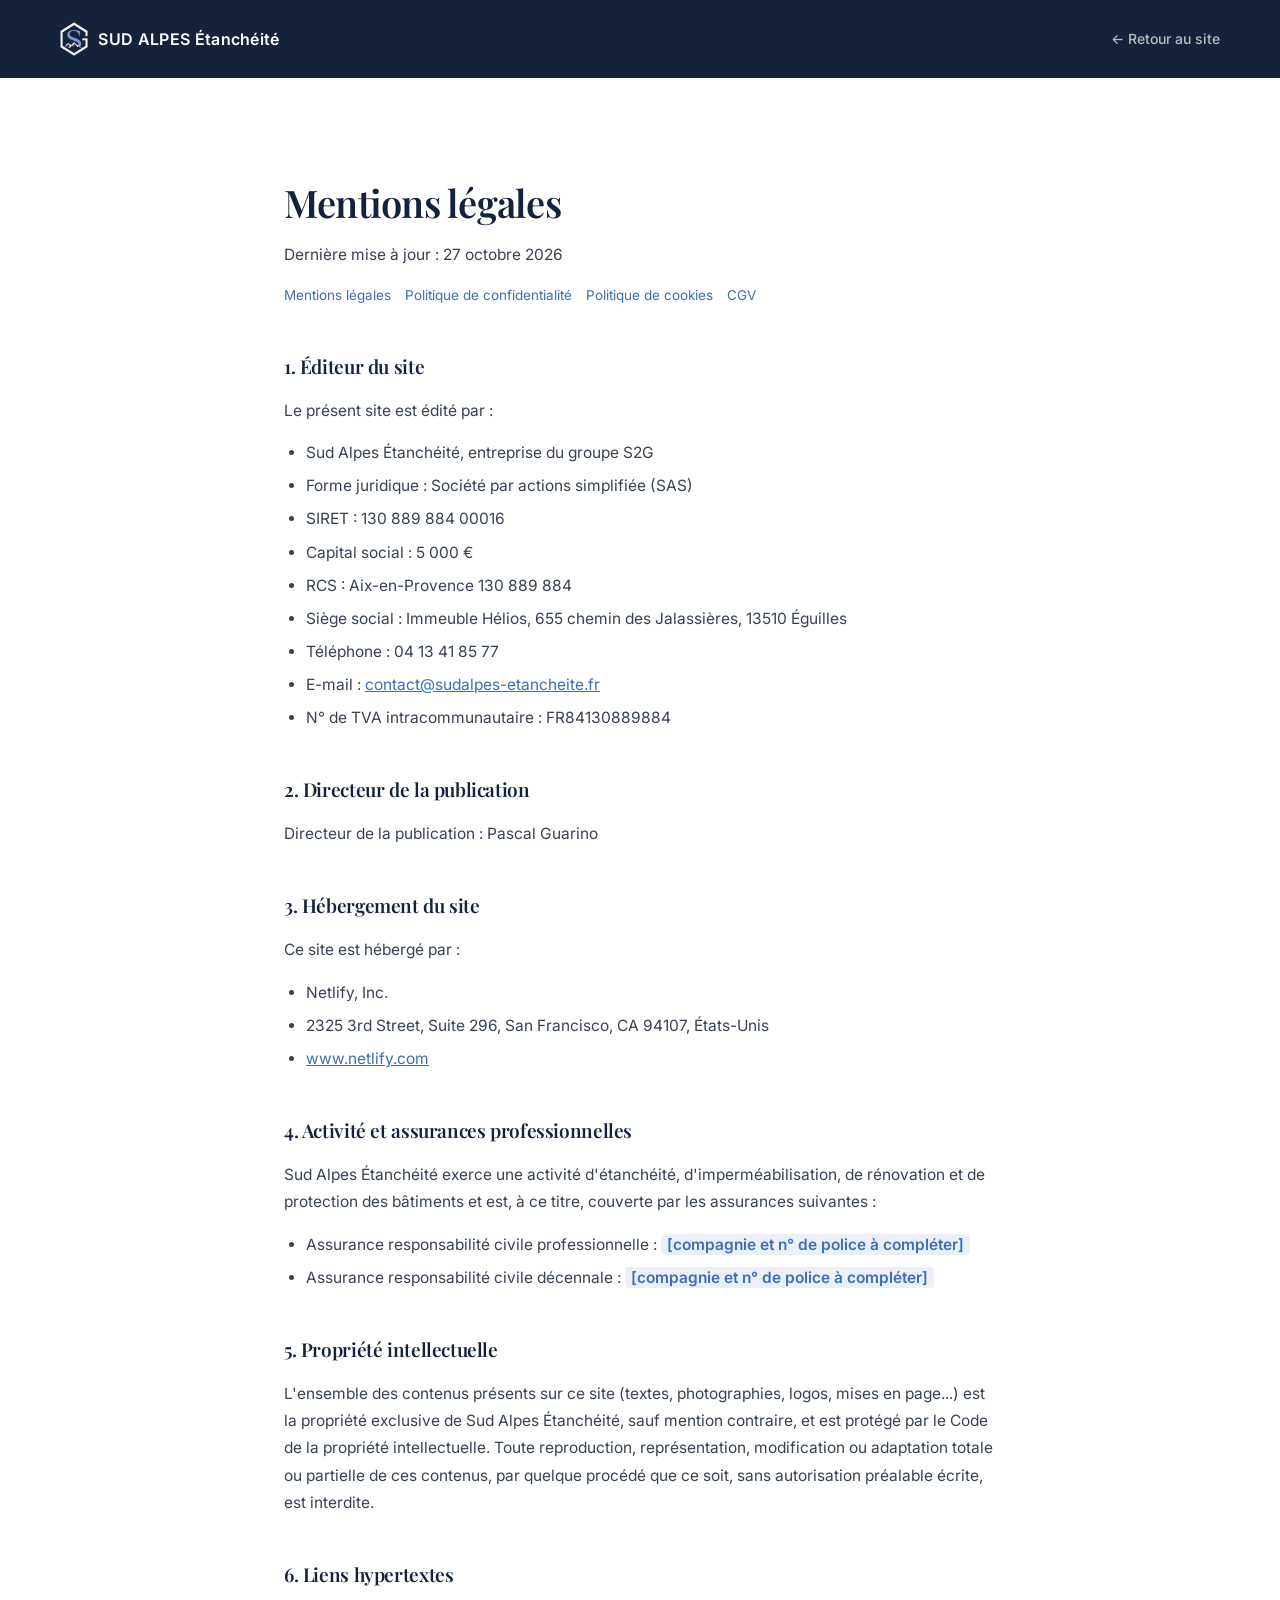
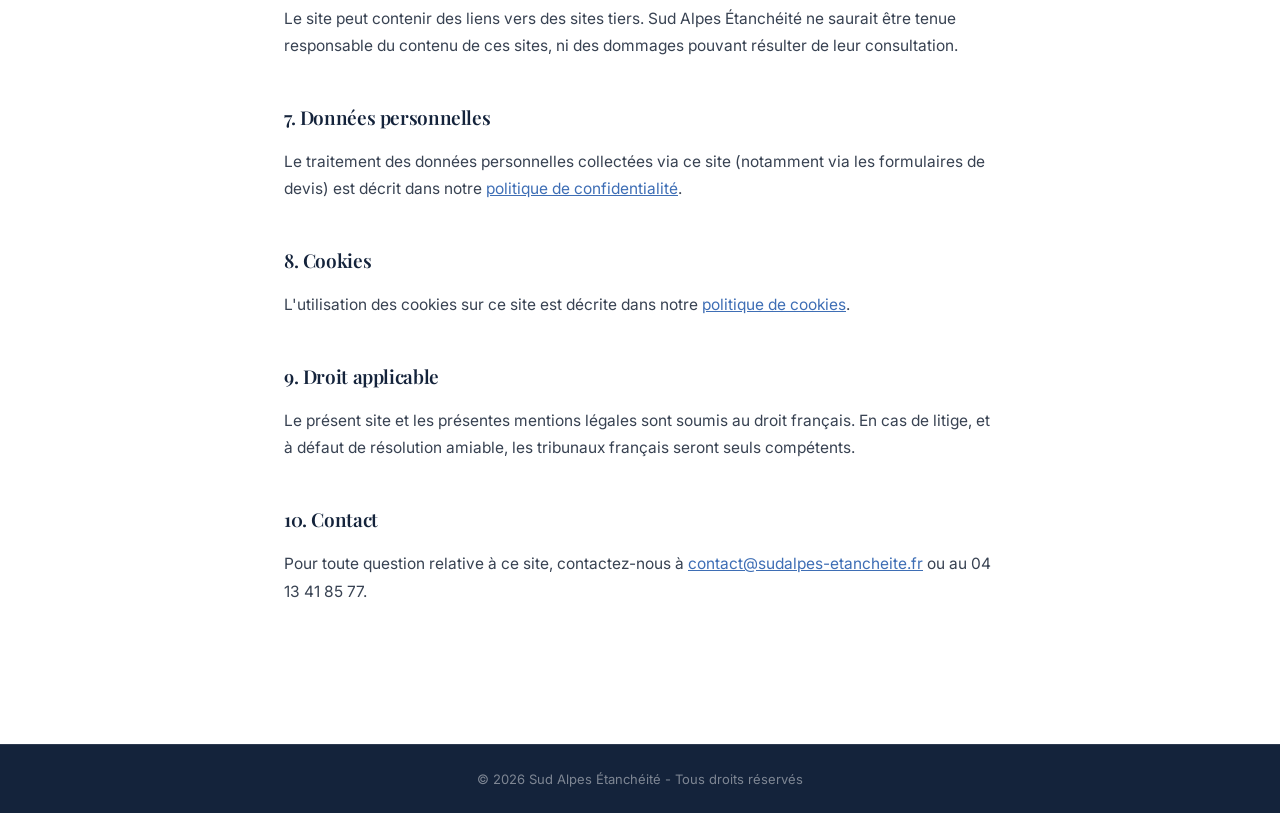
<file: mentions-legales.html>
<!DOCTYPE html>
<html lang="fr">
<head>
<meta charset="UTF-8">
<meta name="viewport" content="width=device-width, initial-scale=1.0">
<title>Mentions légales - Sud Alpes Étanchéité</title>
<meta name="description" content="Mentions légales du site Sud Alpes Étanchéité.">
<meta name="robots" content="noindex, follow">
<link rel="icon" href="assets/img/logo-icon-dark.png" type="image/png">
<link rel="preconnect" href="https://fonts.googleapis.com">
<link rel="preconnect" href="https://fonts.gstatic.com" crossorigin>
<link href="https://fonts.googleapis.com/css2?family=Inter:wght@400;500;600;700&family=Playfair+Display:wght@500;600;700&display=swap" rel="stylesheet">
<link rel="stylesheet" href="assets/css/style.css">
<style>
  .legal-header { background: var(--navy); padding: 22px 0; }
  .legal-header .container { display: flex; align-items: center; justify-content: space-between; }
  .legal-brand { display: flex; align-items: center; gap: 10px; }
  .legal-brand img { height: 34px; width: auto; }
  .legal-brand span { color: var(--white); font-weight: 600; letter-spacing: 0.02em; }
  .legal-back { color: rgba(255,255,255,0.7); font-size: 14px; font-weight: 500; }
  .legal-back:hover { color: var(--white); }
  .legal-main { max-width: 760px; margin: 0 auto; padding: clamp(48px, 8vw, 96px) 24px; }
  .legal-main h1 { font-family: var(--font-display); font-size: clamp(28px, 4vw, 38px); margin: 0 0 8px; }
  .legal-updated { color: var(--text-grey); font-size: 14px; margin: 0 0 48px; }
  .legal-main h2 { font-size: 19px; margin: 40px 0 14px; padding-top: 4px; color: var(--navy); }
  .legal-main p, .legal-main li { color: #384252; font-size: 15.5px; line-height: 1.75; }
  .legal-main ul { padding-left: 22px; margin: 0 0 16px; }
  .legal-main li { margin-bottom: 6px; }
  .legal-main a { color: var(--blue); text-decoration: underline; }
  .legal-nav-links { display: flex; flex-wrap: wrap; gap: 6px 14px; margin: -32px 0 40px; }
  .legal-nav-links a { font-size: 13.5px; color: var(--blue); text-decoration: none; }
  .legal-nav-links a:hover { text-decoration: underline; }
  .legal-placeholder { background: rgba(62,110,181,0.1); color: var(--blue); padding: 1px 6px; border-radius: 4px; font-weight: 600; }
</style>
</head>
<body>

<header class="legal-header">
  <div class="container">
    <a href="index.html" class="legal-brand">
      <img src="assets/img/logo-icon-light.png" alt="Sud Alpes Étanchéité">
      <span>SUD ALPES Étanchéité</span>
    </a>
    <a href="index.html" class="legal-back">← Retour au site</a>
  </div>
</header>

<main class="legal-main">
  <h1>Mentions légales</h1>
  <p class="legal-updated">Dernière mise à jour : 27 octobre 2026</p>
  <p class="legal-nav-links"><a href="mentions-legales.html">Mentions légales</a><a href="politique-confidentialite.html">Politique de confidentialité</a><a href="politique-cookies.html">Politique de cookies</a><a href="conditions-generales-vente.html">CGV</a></p>

  <h2>1. Éditeur du site</h2>
  <p>Le présent site est édité par :</p>
  <ul>
    <li>Sud Alpes Étanchéité, entreprise du groupe S2G</li>
    <li>Forme juridique : Société par actions simplifiée (SAS)</li>
    <li>SIRET : 130 889 884 00016</li>
    <li>Capital social : 5 000 €</li>
    <li>RCS : Aix-en-Provence 130 889 884</li>
    <li>Siège social : Immeuble Hélios, 655 chemin des Jalassières, 13510 Éguilles</li>
    <li>Téléphone : 04 13 41 85 77</li>
    <li>E-mail : <a href="mailto:contact@sudalpes-etancheite.fr">contact@sudalpes-etancheite.fr</a></li>
    <li>N° de TVA intracommunautaire : FR84130889884</li>
  </ul>

  <h2>2. Directeur de la publication</h2>
  <p>Directeur de la publication : Pascal Guarino</p>

  <h2>3. Hébergement du site</h2>
  <p>Ce site est hébergé par :</p>
  <ul>
    <li>Netlify, Inc.</li>
    <li>2325 3rd Street, Suite 296, San Francisco, CA 94107, États-Unis</li>
    <li><a href="https://www.netlify.com" target="_blank" rel="noopener">www.netlify.com</a></li>
  </ul>

  <h2>4. Activité et assurances professionnelles</h2>
  <p>Sud Alpes Étanchéité exerce une activité d'étanchéité, d'imperméabilisation, de rénovation et de protection des bâtiments et est, à ce titre, couverte par les assurances suivantes :</p>
  <ul>
    <li>Assurance responsabilité civile professionnelle : <span class="legal-placeholder">[compagnie et n° de police à compléter]</span></li>
    <li>Assurance responsabilité civile décennale : <span class="legal-placeholder">[compagnie et n° de police à compléter]</span></li>
  </ul>

  <h2>5. Propriété intellectuelle</h2>
  <p>L'ensemble des contenus présents sur ce site (textes, photographies, logos, mises en page...) est la propriété exclusive de Sud Alpes Étanchéité, sauf mention contraire, et est protégé par le Code de la propriété intellectuelle. Toute reproduction, représentation, modification ou adaptation totale ou partielle de ces contenus, par quelque procédé que ce soit, sans autorisation préalable écrite, est interdite.</p>

  <h2>6. Liens hypertextes</h2>
  <p>Le site peut contenir des liens vers des sites tiers. Sud Alpes Étanchéité ne saurait être tenue responsable du contenu de ces sites, ni des dommages pouvant résulter de leur consultation.</p>

  <h2>7. Données personnelles</h2>
  <p>Le traitement des données personnelles collectées via ce site (notamment via les formulaires de devis) est décrit dans notre <a href="politique-confidentialite.html">politique de confidentialité</a>.</p>

  <h2>8. Cookies</h2>
  <p>L'utilisation des cookies sur ce site est décrite dans notre <a href="politique-cookies.html">politique de cookies</a>.</p>

  <h2>9. Droit applicable</h2>
  <p>Le présent site et les présentes mentions légales sont soumis au droit français. En cas de litige, et à défaut de résolution amiable, les tribunaux français seront seuls compétents.</p>

  <h2>10. Contact</h2>
  <p>Pour toute question relative à ce site, contactez-nous à <a href="mailto:contact@sudalpes-etancheite.fr">contact@sudalpes-etancheite.fr</a> ou au 04 13 41 85 77.</p>
</main>

<footer class="footer-bottom" style="background: var(--navy); padding: 24px 0; justify-content: center; display: flex;">
  <span style="color: rgba(255,255,255,0.45); font-size: 13px;">© <span id="current-year"></span> Sud Alpes Étanchéité - Tous droits réservés</span>
</footer>

<script>
  var y = document.querySelector("#current-year");
  if (y) y.textContent = new Date().getFullYear();
</script>
</body>
</html>
</file>
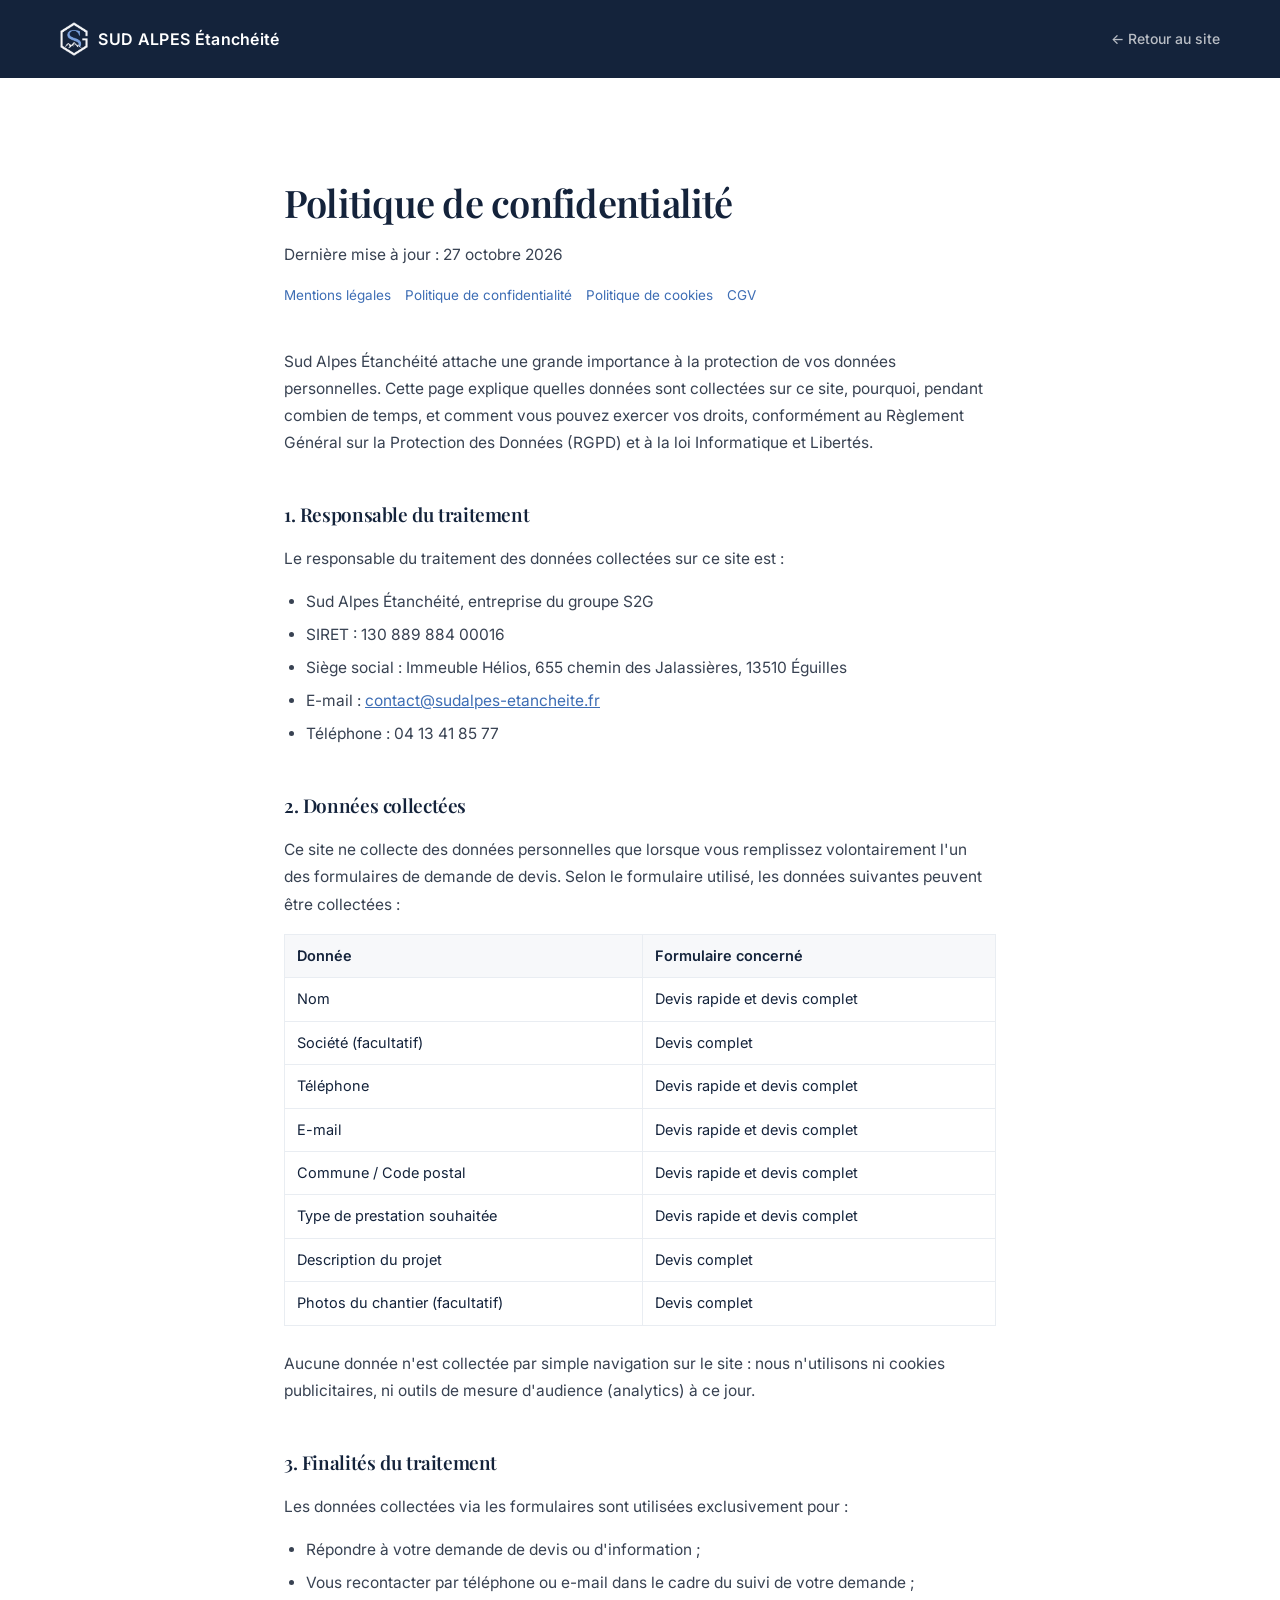
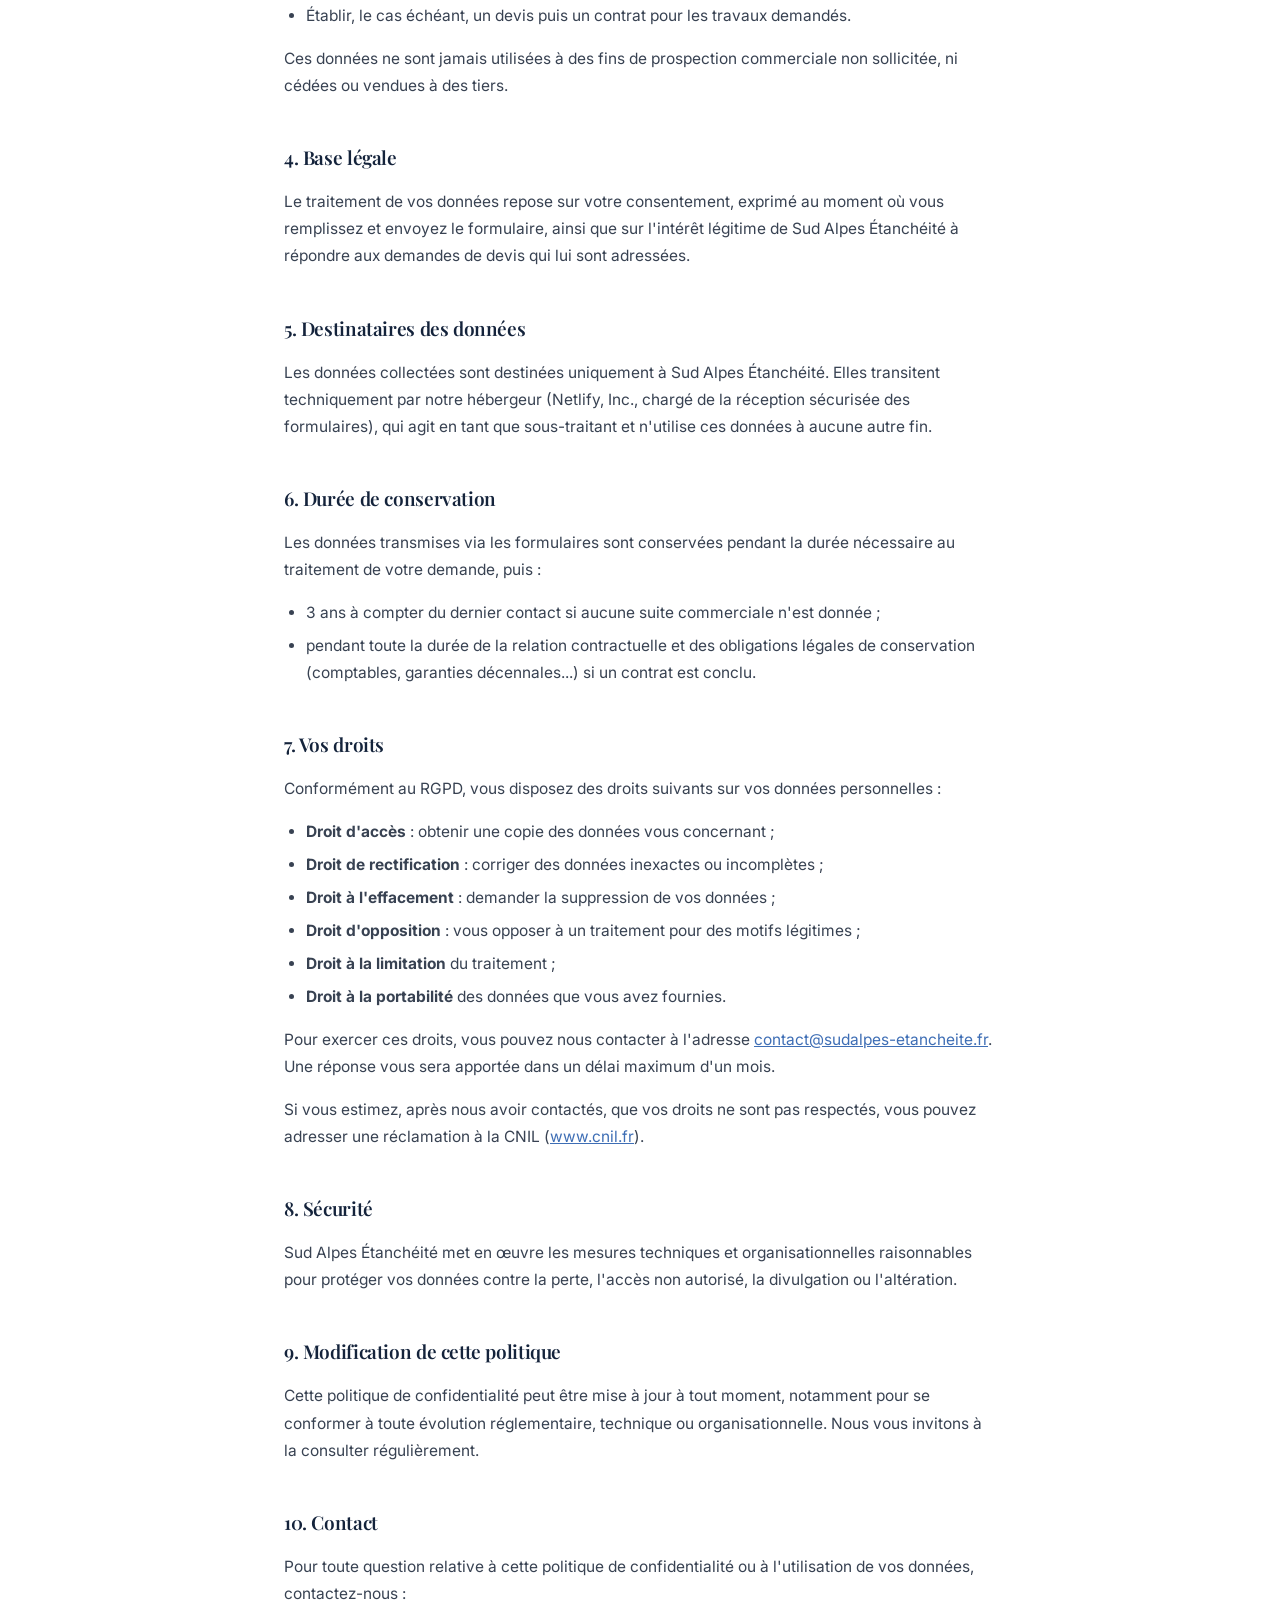
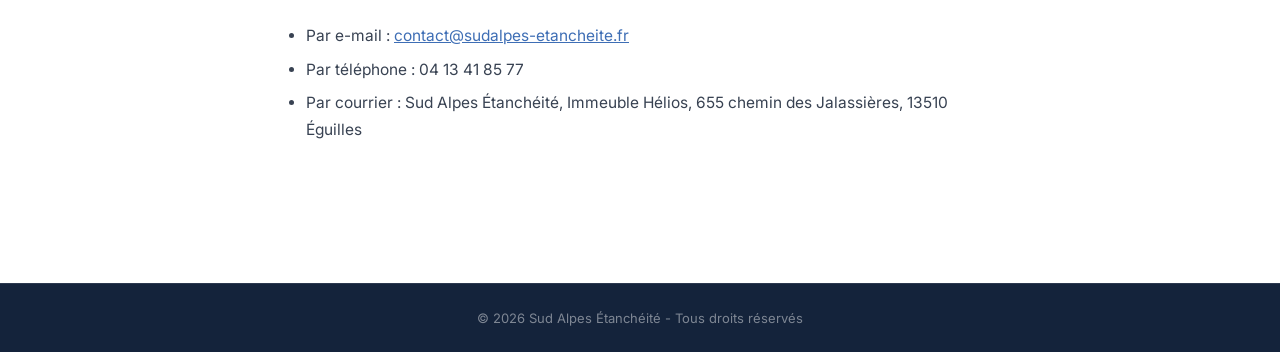
<file: politique-confidentialite.html>
<!DOCTYPE html>
<html lang="fr">
<head>
<meta charset="UTF-8">
<meta name="viewport" content="width=device-width, initial-scale=1.0">
<title>Politique de confidentialité - Sud Alpes Étanchéité</title>
<meta name="description" content="Politique de confidentialité et protection des données personnelles de Sud Alpes Étanchéité, conformément au RGPD.">
<meta name="robots" content="noindex, follow">
<link rel="icon" href="assets/img/logo-icon-dark.png" type="image/png">
<link rel="preconnect" href="https://fonts.googleapis.com">
<link rel="preconnect" href="https://fonts.gstatic.com" crossorigin>
<link href="https://fonts.googleapis.com/css2?family=Inter:wght@400;500;600;700&family=Playfair+Display:wght@500;600;700&display=swap" rel="stylesheet">
<link rel="stylesheet" href="assets/css/style.css">
<style>
  .legal-header {
    background: var(--navy);
    padding: 22px 0;
  }
  .legal-header .container {
    display: flex;
    align-items: center;
    justify-content: space-between;
  }
  .legal-brand {
    display: flex;
    align-items: center;
    gap: 10px;
  }
  .legal-brand img { height: 34px; width: auto; }
  .legal-brand span {
    color: var(--white);
    font-weight: 600;
    letter-spacing: 0.02em;
  }
  .legal-back {
    color: rgba(255,255,255,0.7);
    font-size: 14px;
    font-weight: 500;
  }
  .legal-back:hover { color: var(--white); }
  .legal-main {
    max-width: 760px;
    margin: 0 auto;
    padding: clamp(48px, 8vw, 96px) 24px;
  }
  .legal-main h1 {
    font-family: var(--font-display);
    font-size: clamp(28px, 4vw, 38px);
    margin: 0 0 8px;
  }
  .legal-updated {
    color: var(--text-grey);
    font-size: 14px;
    margin: 0 0 48px;
  }
  .legal-main h2 {
    font-size: 19px;
    margin: 40px 0 14px;
    padding-top: 4px;
    color: var(--navy);
  }
  .legal-main p, .legal-main li {
    color: #384252;
    font-size: 15.5px;
    line-height: 1.75;
  }
  .legal-main ul { padding-left: 22px; margin: 0 0 16px; }
  .legal-main li { margin-bottom: 6px; }
  .legal-main a { color: var(--blue); text-decoration: underline; }
  .legal-table {
    width: 100%;
    border-collapse: collapse;
    margin: 16px 0 24px;
    font-size: 14.5px;
  }
  .legal-table th, .legal-table td {
    border: 1px solid var(--light-grey);
    padding: 10px 12px;
    text-align: left;
    vertical-align: top;
  }
  .legal-table th {
    background: var(--off-white);
    font-weight: 600;
    color: var(--navy);
  }
  .legal-nav-links { display: flex; flex-wrap: wrap; gap: 6px 14px; margin: -32px 0 40px; }
  .legal-nav-links a { font-size: 13.5px; color: var(--blue); text-decoration: none; }
  .legal-nav-links a:hover { text-decoration: underline; }
  .legal-placeholder {
    background: rgba(62,110,181,0.1);
    color: var(--blue);
    padding: 1px 6px;
    border-radius: 4px;
    font-weight: 600;
  }
</style>
</head>
<body>

<header class="legal-header">
  <div class="container">
    <a href="index.html" class="legal-brand">
      <img src="assets/img/logo-icon-light.png" alt="Sud Alpes Étanchéité">
      <span>SUD ALPES Étanchéité</span>
    </a>
    <a href="index.html" class="legal-back">← Retour au site</a>
  </div>
</header>

<main class="legal-main">
  <h1>Politique de confidentialité</h1>
  <p class="legal-updated">Dernière mise à jour : 27 octobre 2026</p>
  <p class="legal-nav-links"><a href="mentions-legales.html">Mentions légales</a><a href="politique-confidentialite.html">Politique de confidentialité</a><a href="politique-cookies.html">Politique de cookies</a><a href="conditions-generales-vente.html">CGV</a></p>

  <p>Sud Alpes Étanchéité attache une grande importance à la protection de vos données personnelles. Cette page explique quelles données sont collectées sur ce site, pourquoi, pendant combien de temps, et comment vous pouvez exercer vos droits, conformément au Règlement Général sur la Protection des Données (RGPD) et à la loi Informatique et Libertés.</p>

  <h2>1. Responsable du traitement</h2>
  <p>Le responsable du traitement des données collectées sur ce site est :</p>
  <ul>
    <li>Sud Alpes Étanchéité, entreprise du groupe S2G</li>
    <li>SIRET : 130 889 884 00016</li>
    <li>Siège social : Immeuble Hélios, 655 chemin des Jalassières, 13510 Éguilles</li>
    <li>E-mail : <a href="mailto:contact@sudalpes-etancheite.fr">contact@sudalpes-etancheite.fr</a></li>
    <li>Téléphone : 04 13 41 85 77</li>
  </ul>

  <h2>2. Données collectées</h2>
  <p>Ce site ne collecte des données personnelles que lorsque vous remplissez volontairement l'un des formulaires de demande de devis. Selon le formulaire utilisé, les données suivantes peuvent être collectées :</p>
  <table class="legal-table">
    <tr><th>Donnée</th><th>Formulaire concerné</th></tr>
    <tr><td>Nom</td><td>Devis rapide et devis complet</td></tr>
    <tr><td>Société (facultatif)</td><td>Devis complet</td></tr>
    <tr><td>Téléphone</td><td>Devis rapide et devis complet</td></tr>
    <tr><td>E-mail</td><td>Devis rapide et devis complet</td></tr>
    <tr><td>Commune / Code postal</td><td>Devis rapide et devis complet</td></tr>
    <tr><td>Type de prestation souhaitée</td><td>Devis rapide et devis complet</td></tr>
    <tr><td>Description du projet</td><td>Devis complet</td></tr>
    <tr><td>Photos du chantier (facultatif)</td><td>Devis complet</td></tr>
  </table>
  <p>Aucune donnée n'est collectée par simple navigation sur le site : nous n'utilisons ni cookies publicitaires, ni outils de mesure d'audience (analytics) à ce jour.</p>

  <h2>3. Finalités du traitement</h2>
  <p>Les données collectées via les formulaires sont utilisées exclusivement pour :</p>
  <ul>
    <li>Répondre à votre demande de devis ou d'information ;</li>
    <li>Vous recontacter par téléphone ou e-mail dans le cadre du suivi de votre demande ;</li>
    <li>Établir, le cas échéant, un devis puis un contrat pour les travaux demandés.</li>
  </ul>
  <p>Ces données ne sont jamais utilisées à des fins de prospection commerciale non sollicitée, ni cédées ou vendues à des tiers.</p>

  <h2>4. Base légale</h2>
  <p>Le traitement de vos données repose sur votre consentement, exprimé au moment où vous remplissez et envoyez le formulaire, ainsi que sur l'intérêt légitime de Sud Alpes Étanchéité à répondre aux demandes de devis qui lui sont adressées.</p>

  <h2>5. Destinataires des données</h2>
  <p>Les données collectées sont destinées uniquement à Sud Alpes Étanchéité. Elles transitent techniquement par notre hébergeur (Netlify, Inc., chargé de la réception sécurisée des formulaires), qui agit en tant que sous-traitant et n'utilise ces données à aucune autre fin.</p>

  <h2>6. Durée de conservation</h2>
  <p>Les données transmises via les formulaires sont conservées pendant la durée nécessaire au traitement de votre demande, puis :</p>
  <ul>
    <li>3 ans à compter du dernier contact si aucune suite commerciale n'est donnée ;</li>
    <li>pendant toute la durée de la relation contractuelle et des obligations légales de conservation (comptables, garanties décennales...) si un contrat est conclu.</li>
  </ul>

  <h2>7. Vos droits</h2>
  <p>Conformément au RGPD, vous disposez des droits suivants sur vos données personnelles :</p>
  <ul>
    <li><strong>Droit d'accès</strong> : obtenir une copie des données vous concernant ;</li>
    <li><strong>Droit de rectification</strong> : corriger des données inexactes ou incomplètes ;</li>
    <li><strong>Droit à l'effacement</strong> : demander la suppression de vos données ;</li>
    <li><strong>Droit d'opposition</strong> : vous opposer à un traitement pour des motifs légitimes ;</li>
    <li><strong>Droit à la limitation</strong> du traitement ;</li>
    <li><strong>Droit à la portabilité</strong> des données que vous avez fournies.</li>
  </ul>
  <p>Pour exercer ces droits, vous pouvez nous contacter à l'adresse <a href="mailto:contact@sudalpes-etancheite.fr">contact@sudalpes-etancheite.fr</a>. Une réponse vous sera apportée dans un délai maximum d'un mois.</p>
  <p>Si vous estimez, après nous avoir contactés, que vos droits ne sont pas respectés, vous pouvez adresser une réclamation à la CNIL (<a href="https://www.cnil.fr" target="_blank" rel="noopener">www.cnil.fr</a>).</p>

  <h2>8. Sécurité</h2>
  <p>Sud Alpes Étanchéité met en œuvre les mesures techniques et organisationnelles raisonnables pour protéger vos données contre la perte, l'accès non autorisé, la divulgation ou l'altération.</p>

  <h2>9. Modification de cette politique</h2>
  <p>Cette politique de confidentialité peut être mise à jour à tout moment, notamment pour se conformer à toute évolution réglementaire, technique ou organisationnelle. Nous vous invitons à la consulter régulièrement.</p>

  <h2>10. Contact</h2>
  <p>Pour toute question relative à cette politique de confidentialité ou à l'utilisation de vos données, contactez-nous :</p>
  <ul>
    <li>Par e-mail : <a href="mailto:contact@sudalpes-etancheite.fr">contact@sudalpes-etancheite.fr</a></li>
    <li>Par téléphone : 04 13 41 85 77</li>
    <li>Par courrier : Sud Alpes Étanchéité, Immeuble Hélios, 655 chemin des Jalassières, 13510 Éguilles</li>
  </ul>
</main>

<footer class="footer-bottom" style="background: var(--navy); padding: 24px 0; justify-content: center; display: flex;">
  <span style="color: rgba(255,255,255,0.45); font-size: 13px;">© <span id="current-year"></span> Sud Alpes Étanchéité - Tous droits réservés</span>
</footer>

<script>
  var y = document.querySelector("#current-year");
  if (y) y.textContent = new Date().getFullYear();
</script>
</body>
</html>
</file>
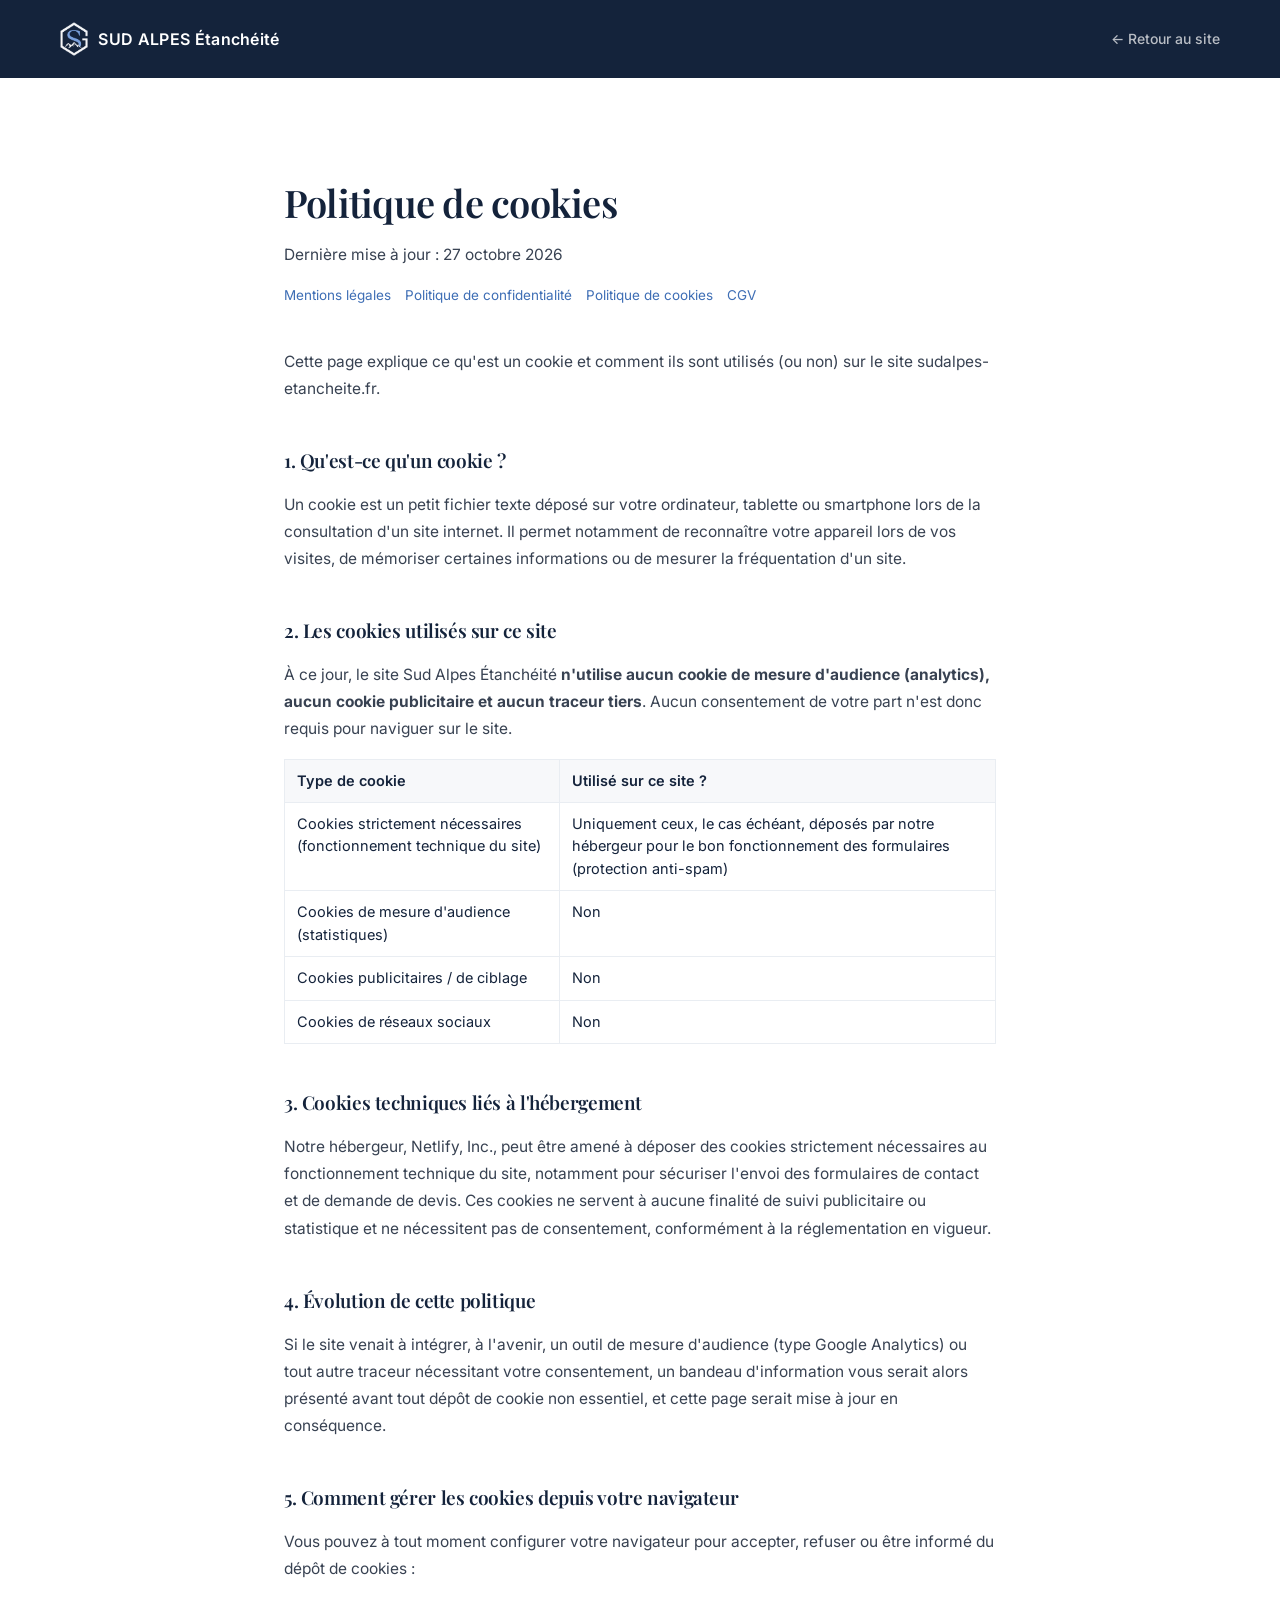
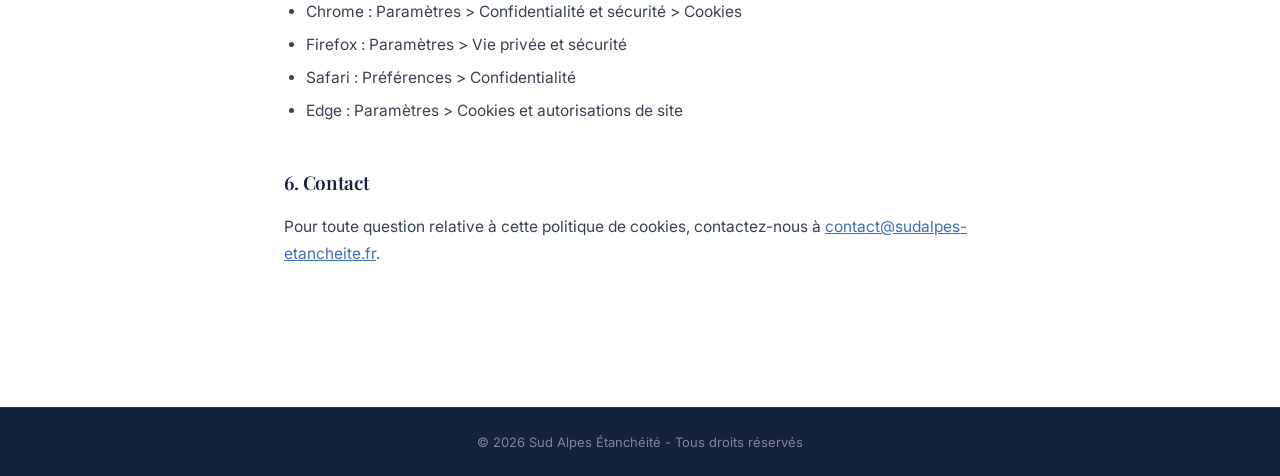
<file: politique-cookies.html>
<!DOCTYPE html>
<html lang="fr">
<head>
<meta charset="UTF-8">
<meta name="viewport" content="width=device-width, initial-scale=1.0">
<title>Politique de cookies - Sud Alpes Étanchéité</title>
<meta name="description" content="Politique de gestion des cookies du site Sud Alpes Étanchéité.">
<meta name="robots" content="noindex, follow">
<link rel="icon" href="assets/img/logo-icon-dark.png" type="image/png">
<link rel="preconnect" href="https://fonts.googleapis.com">
<link rel="preconnect" href="https://fonts.gstatic.com" crossorigin>
<link href="https://fonts.googleapis.com/css2?family=Inter:wght@400;500;600;700&family=Playfair+Display:wght@500;600;700&display=swap" rel="stylesheet">
<link rel="stylesheet" href="assets/css/style.css">
<style>
  .legal-header { background: var(--navy); padding: 22px 0; }
  .legal-header .container { display: flex; align-items: center; justify-content: space-between; }
  .legal-brand { display: flex; align-items: center; gap: 10px; }
  .legal-brand img { height: 34px; width: auto; }
  .legal-brand span { color: var(--white); font-weight: 600; letter-spacing: 0.02em; }
  .legal-back { color: rgba(255,255,255,0.7); font-size: 14px; font-weight: 500; }
  .legal-back:hover { color: var(--white); }
  .legal-main { max-width: 760px; margin: 0 auto; padding: clamp(48px, 8vw, 96px) 24px; }
  .legal-main h1 { font-family: var(--font-display); font-size: clamp(28px, 4vw, 38px); margin: 0 0 8px; }
  .legal-updated { color: var(--text-grey); font-size: 14px; margin: 0 0 48px; }
  .legal-main h2 { font-size: 19px; margin: 40px 0 14px; padding-top: 4px; color: var(--navy); }
  .legal-main p, .legal-main li { color: #384252; font-size: 15.5px; line-height: 1.75; }
  .legal-main ul { padding-left: 22px; margin: 0 0 16px; }
  .legal-main li { margin-bottom: 6px; }
  .legal-main a { color: var(--blue); text-decoration: underline; }
  .legal-table { width: 100%; border-collapse: collapse; margin: 16px 0 24px; font-size: 14.5px; }
  .legal-table th, .legal-table td { border: 1px solid var(--light-grey); padding: 10px 12px; text-align: left; vertical-align: top; }
  .legal-table th { background: var(--off-white); font-weight: 600; color: var(--navy); }
  .legal-nav-links { display: flex; flex-wrap: wrap; gap: 6px 14px; margin: -32px 0 40px; }
  .legal-nav-links a { font-size: 13.5px; color: var(--blue); text-decoration: none; }
  .legal-nav-links a:hover { text-decoration: underline; }
  .legal-placeholder { background: rgba(62,110,181,0.1); color: var(--blue); padding: 1px 6px; border-radius: 4px; font-weight: 600; }
</style>
</head>
<body>

<header class="legal-header">
  <div class="container">
    <a href="index.html" class="legal-brand">
      <img src="assets/img/logo-icon-light.png" alt="Sud Alpes Étanchéité">
      <span>SUD ALPES Étanchéité</span>
    </a>
    <a href="index.html" class="legal-back">← Retour au site</a>
  </div>
</header>

<main class="legal-main">
  <h1>Politique de cookies</h1>
  <p class="legal-updated">Dernière mise à jour : 27 octobre 2026</p>
  <p class="legal-nav-links"><a href="mentions-legales.html">Mentions légales</a><a href="politique-confidentialite.html">Politique de confidentialité</a><a href="politique-cookies.html">Politique de cookies</a><a href="conditions-generales-vente.html">CGV</a></p>

  <p>Cette page explique ce qu'est un cookie et comment ils sont utilisés (ou non) sur le site sudalpes-etancheite.fr.</p>

  <h2>1. Qu'est-ce qu'un cookie ?</h2>
  <p>Un cookie est un petit fichier texte déposé sur votre ordinateur, tablette ou smartphone lors de la consultation d'un site internet. Il permet notamment de reconnaître votre appareil lors de vos visites, de mémoriser certaines informations ou de mesurer la fréquentation d'un site.</p>

  <h2>2. Les cookies utilisés sur ce site</h2>
  <p>À ce jour, le site Sud Alpes Étanchéité <strong>n'utilise aucun cookie de mesure d'audience (analytics), aucun cookie publicitaire et aucun traceur tiers</strong>. Aucun consentement de votre part n'est donc requis pour naviguer sur le site.</p>
  <table class="legal-table">
    <tr><th>Type de cookie</th><th>Utilisé sur ce site ?</th></tr>
    <tr><td>Cookies strictement nécessaires (fonctionnement technique du site)</td><td>Uniquement ceux, le cas échéant, déposés par notre hébergeur pour le bon fonctionnement des formulaires (protection anti-spam)</td></tr>
    <tr><td>Cookies de mesure d'audience (statistiques)</td><td>Non</td></tr>
    <tr><td>Cookies publicitaires / de ciblage</td><td>Non</td></tr>
    <tr><td>Cookies de réseaux sociaux</td><td>Non</td></tr>
  </table>

  <h2>3. Cookies techniques liés à l'hébergement</h2>
  <p>Notre hébergeur, Netlify, Inc., peut être amené à déposer des cookies strictement nécessaires au fonctionnement technique du site, notamment pour sécuriser l'envoi des formulaires de contact et de demande de devis. Ces cookies ne servent à aucune finalité de suivi publicitaire ou statistique et ne nécessitent pas de consentement, conformément à la réglementation en vigueur.</p>

  <h2>4. Évolution de cette politique</h2>
  <p>Si le site venait à intégrer, à l'avenir, un outil de mesure d'audience (type Google Analytics) ou tout autre traceur nécessitant votre consentement, un bandeau d'information vous serait alors présenté avant tout dépôt de cookie non essentiel, et cette page serait mise à jour en conséquence.</p>

  <h2>5. Comment gérer les cookies depuis votre navigateur</h2>
  <p>Vous pouvez à tout moment configurer votre navigateur pour accepter, refuser ou être informé du dépôt de cookies :</p>
  <ul>
    <li>Chrome : Paramètres &gt; Confidentialité et sécurité &gt; Cookies</li>
    <li>Firefox : Paramètres &gt; Vie privée et sécurité</li>
    <li>Safari : Préférences &gt; Confidentialité</li>
    <li>Edge : Paramètres &gt; Cookies et autorisations de site</li>
  </ul>

  <h2>6. Contact</h2>
  <p>Pour toute question relative à cette politique de cookies, contactez-nous à <a href="mailto:contact@sudalpes-etancheite.fr">contact@sudalpes-etancheite.fr</a>.</p>
</main>

<footer class="footer-bottom" style="background: var(--navy); padding: 24px 0; justify-content: center; display: flex;">
  <span style="color: rgba(255,255,255,0.45); font-size: 13px;">© <span id="current-year"></span> Sud Alpes Étanchéité - Tous droits réservés</span>
</footer>

<script>
  var y = document.querySelector("#current-year");
  if (y) y.textContent = new Date().getFullYear();
</script>
</body>
</html>
</file>
<file: assets/css/style.css>
/* =========================================================
   SUD ALPES ÉTANCHÉITÉ - Design system
   Palette: bleu nuit #14233B / bleu moyen #3E6EB5 /
            blanc cassé #F7F8FA / gris clair #E9EDF2 /
            gris texte #667085 / blanc #FFFFFF
   ========================================================= */

:root {
  --navy: #14233B;
  --navy-rgb: 20, 35, 59;
  --blue: #3E6EB5;
  --blue-rgb: 62, 110, 181;
  --off-white: #F7F8FA;
  --light-grey: #E9EDF2;
  --text-grey: #667085;
  --white: #FFFFFF;

  --font: 'Inter', -apple-system, BlinkMacSystemFont, 'Segoe UI', sans-serif;
  --font-display: 'Playfair Display', Georgia, 'Times New Roman', serif;

  --glass-light-bg: rgba(255,255,255,0.08);
  --glass-light-border: rgba(255,255,255,0.16);
  --glass-blue-bg: rgba(62,110,181,0.1);
  --glass-blue-border: rgba(62,110,181,0.28);

  --container: 1240px;
  --radius-sm: 6px;
  --radius-md: 10px;
  --radius-lg: 16px;

  --section-y: clamp(64px, 9vw, 140px);
  --transition: 240ms cubic-bezier(.4,0,.2,1);
}

* { box-sizing: border-box; }
html { scroll-behavior: smooth; }

body {
  margin: 0;
  font-family: var(--font);
  color: var(--navy);
  background: var(--white);
  -webkit-font-smoothing: antialiased;
  line-height: 1.55;
}

img { max-width: 100%; display: block; }

a { color: inherit; text-decoration: none; }

.container {
  width: 100%;
  max-width: var(--container);
  margin: 0 auto;
  padding: 0 24px;
}

@media (min-width: 768px) {
  .container { padding: 0 40px; }
}

/* ---------- Typography ---------- */

h1, h2, h3, h4 {
  font-weight: 600;
  letter-spacing: -0.02em;
  margin: 0;
  color: var(--navy);
}

h1, h2, h3 {
  font-family: var(--font-display);
  font-weight: 600;
  text-wrap: balance;
}

.eyebrow {
  display: inline-flex;
  align-items: center;
  gap: 8px;
  font-size: 13px;
  font-weight: 600;
  letter-spacing: 0.12em;
  text-transform: uppercase;
  color: var(--blue);
  margin-bottom: 18px;
}

.eyebrow::before {
  content: "";
  width: 28px;
  height: 1.5px;
  background: var(--blue);
  display: inline-block;
}

h2.section-title {
  font-size: clamp(30px, 3.6vw, 44px);
  line-height: 1.15;
  max-width: 720px;
}

.section-lede {
  font-size: 17px;
  color: var(--text-grey);
  max-width: 620px;
  margin-top: 18px;
  line-height: 1.65;
}

.section-head {
  margin-bottom: 56px;
}

.section-head.center {
  margin-left: auto;
  margin-right: auto;
  text-align: center;
}
.section-head.center .section-lede { margin-left: auto; margin-right: auto; }
.section-head.center h2 { max-width: 760px; margin-left: auto; margin-right: auto; }

/* ---------- Buttons ---------- */

.btn {
  display: inline-flex;
  align-items: center;
  justify-content: center;
  gap: 10px;
  padding: 14px 28px;
  font-size: 15px;
  font-weight: 600;
  border-radius: var(--radius-sm);
  border: 1px solid transparent;
  cursor: pointer;
  transition: background var(--transition), border-color var(--transition), color var(--transition), transform var(--transition);
  white-space: nowrap;
}
.btn:active { transform: translateY(1px); }

.btn-primary {
  background: linear-gradient(135deg, #4a7cc4, #3660a0);
  color: var(--white);
  box-shadow: 0 1px 2px rgba(20,35,59,0.12);
}
.btn-primary:hover { background: linear-gradient(135deg, #3f6db2, #2e5589); }

.btn-outline {
  background: transparent;
  border-color: rgba(255,255,255,0.55);
  color: var(--white);
}
.btn-outline:hover { background: rgba(255,255,255,0.12); border-color: var(--white); }

.btn-outline-navy {
  background: transparent;
  border-color: rgba(20,35,59,0.25);
  color: var(--navy);
}
.btn-outline-navy:hover { border-color: var(--navy); background: rgba(20,35,59,0.04); }

.btn-light {
  background: var(--white);
  color: var(--navy);
}
.btn-light:hover { background: var(--off-white); }

.btn-sm { padding: 10px 18px; font-size: 14px; }

.btn-icon { width: 17px; height: 17px; flex: none; }

/* ---------- Header / Nav ---------- */

.site-header {
  position: fixed;
  top: 0;
  left: 0;
  right: 0;
  z-index: 100;
  background: rgba(20,35,59,0.0);
  transition: background var(--transition), box-shadow var(--transition), backdrop-filter var(--transition);
}

.site-header.scrolled {
  background: rgba(20,35,59,0.92);
  backdrop-filter: saturate(140%) blur(10px);
  box-shadow: 0 1px 0 rgba(255,255,255,0.06);
}

.header-inner {
  display: flex;
  align-items: center;
  justify-content: space-between;
  height: 84px;
  gap: 24px;
}

.brand {
  display: flex;
  align-items: center;
  gap: 12px;
  font-weight: 700;
  font-size: 16px;
  color: var(--white);
  letter-spacing: 0.01em;
  flex: none;
}

.brand img { height: 34px; width: auto; flex: none; }

.brand-text { display: flex; flex-direction: column; line-height: 1.15; white-space: nowrap; }
.brand-text small {
  font-weight: 500;
  font-size: 10px;
  letter-spacing: 0.13em;
  color: rgba(255,255,255,0.65);
  text-transform: uppercase;
  margin-top: 2px;
}

.main-nav {
  display: none;
  min-width: 0;
  flex: 1;
}

.main-nav ul {
  list-style: none;
  display: flex;
  justify-content: center;
  gap: 22px;
  margin: 0;
  padding: 0;
}

.main-nav a {
  display: inline-block;
  color: rgba(255,255,255,0.82);
  font-size: 14px;
  font-weight: 500;
  transition: color var(--transition);
  position: relative;
  white-space: nowrap;
  padding-bottom: 4px;
}
.main-nav a:hover { color: var(--white); }

.main-nav a::after {
  content: "";
  position: absolute;
  left: 0;
  bottom: 0;
  width: 100%;
  height: 1.5px;
  background: var(--blue);
  transform: scaleX(0);
  transform-origin: left;
  transition: transform var(--transition);
}
.main-nav a:hover::after { transform: scaleX(1); }

.header-actions {
  display: flex;
  align-items: center;
  gap: 12px;
  flex: none;
}

.header-call {
  display: none;
  align-items: center;
  gap: 7px;
  color: var(--white);
  font-size: 13.5px;
  font-weight: 600;
  white-space: nowrap;
}

.nav-toggle {
  display: inline-flex;
  align-items: center;
  justify-content: center;
  width: 42px;
  height: 42px;
  border-radius: var(--radius-sm);
  border: 1px solid rgba(255,255,255,0.3);
  background: transparent;
  color: var(--white);
  cursor: pointer;
}

@media (min-width: 1080px) {
  .main-nav { display: block; }
  .nav-toggle { display: none; }
}

@media (min-width: 1300px) {
  .header-call { display: inline-flex; }
}

/* Mobile nav drawer */
.mobile-nav {
  position: fixed;
  inset: 0;
  z-index: 200;
  background: var(--navy);
  display: flex;
  flex-direction: column;
  padding: 24px 24px 32px;
  transform: translateY(-8px);
  opacity: 0;
  pointer-events: none;
  transition: opacity var(--transition), transform var(--transition);
}
.mobile-nav.open { opacity: 1; transform: translateY(0); pointer-events: auto; }

.mobile-nav-top {
  display: flex;
  align-items: center;
  justify-content: space-between;
  margin-bottom: 40px;
}

.mobile-nav ul {
  list-style: none;
  padding: 0;
  margin: 0;
  display: flex;
  flex-direction: column;
}

.mobile-nav ul a {
  display: block;
  padding: 16px 0;
  border-bottom: 1px solid rgba(255,255,255,0.1);
  color: var(--white);
  font-size: 20px;
  font-weight: 500;
}

.mobile-nav-close {
  display: inline-flex;
  align-items: center;
  justify-content: center;
  width: 42px;
  height: 42px;
  border-radius: var(--radius-sm);
  border: 1px solid rgba(255,255,255,0.3);
  background: transparent;
  cursor: pointer;
  flex: none;
}

.mobile-nav-cta {
  margin-top: auto;
  display: flex;
  flex-direction: column;
  gap: 12px;
  padding-top: 24px;
}

/* ---------- Hero ---------- */

.hero {
  position: relative;
  color: var(--white);
  overflow: hidden;
}

.hero-media {
  position: absolute;
  inset: 0;
  z-index: 0;
}

.hero-media img {
  position: absolute;
  left: 0;
  top: -90px;
  width: 100%;
  height: calc(100% + 180px);
  object-fit: cover;
  object-position: 0% 22%;
  will-change: transform;
}

.hero-media::after {
  content: "";
  position: absolute;
  inset: 0;
  background:
    linear-gradient(180deg, rgba(20,35,59,0.5) 0%, rgba(20,35,59,0.38) 45%, rgba(20,35,59,0.82) 100%),
    linear-gradient(90deg, rgba(20,35,59,0.45) 0%, rgba(20,35,59,0.1) 55%);
}

.hero-inner {
  position: relative;
  z-index: 1;
  width: 100%;
  padding-top: 156px;
  padding-bottom: 90px;
}

.hero-grid {
  display: grid;
  grid-template-columns: 1fr;
  gap: 56px;
}

@media (min-width: 1150px) {
  .hero-grid { grid-template-columns: 1.4fr 0.6fr; gap: 48px; align-items: center; }
}

.hero-eyebrow {
  display: inline-flex;
  align-items: center;
  gap: 10px;
  font-size: 13px;
  font-weight: 600;
  letter-spacing: 0.14em;
  text-transform: uppercase;
  color: rgba(255,255,255,0.85);
  margin-bottom: 22px;
}
.hero-eyebrow::before {
  content: "";
  width: 28px;
  height: 1.5px;
  background: var(--blue);
}

.hero h1 {
  color: var(--white);
  font-size: clamp(32px, 4.4vw, 56px);
  line-height: 1.12;
  font-weight: 600;
}

.hero h1 .accent-text { color: #8FB4E8; }

.hero-sub {
  margin-top: 26px;
  font-size: clamp(15.5px, 1.3vw, 17.5px);
  color: rgba(247,248,250,0.85);
  max-width: 560px;
  line-height: 1.65;
}

.hero-points {
  list-style: none;
  padding: 0;
  margin: 32px 0 0;
  display: flex;
  flex-direction: column;
  gap: 14px;
}

.hero-points li {
  display: flex;
  gap: 12px;
  align-items: flex-start;
  font-size: 14.5px;
  color: rgba(247,248,250,0.86);
  line-height: 1.5;
}

.hero-points .tick {
  flex: none;
  width: 22px;
  height: 22px;
  border-radius: 50%;
  margin-top: 1px;
  background: var(--glass-blue-bg);
  border: 1px solid var(--glass-blue-border);
  backdrop-filter: blur(6px);
  color: #8CB1E6;
  display: flex;
  align-items: center;
  justify-content: center;
}
.hero-points .tick svg { width: 12px; height: 12px; }

.hero-actions {
  display: flex;
  flex-wrap: wrap;
  gap: 16px;
  margin-top: 36px;
}

.hero-zones {
  margin-top: 48px;
  padding-top: 26px;
  border-top: 1px solid rgba(255,255,255,0.18);
  display: flex;
  flex-wrap: wrap;
  align-items: center;
  gap: 10px 14px;
  font-size: 13.5px;
  color: rgba(255,255,255,0.68);
  letter-spacing: 0.02em;
}

.hero-zones strong {
  color: rgba(255,255,255,0.92);
  font-weight: 500;
}

/* ---------- Hero quote card ---------- */

.hero-quote-card {
  background: var(--white);
  border-radius: var(--radius-lg);
  border-top: 4px solid var(--blue);
  padding: 30px;
  display: flex;
  flex-direction: column;
  gap: 16px;
  box-shadow: 0 30px 70px -24px rgba(10,18,32,0.55);
}

@media (min-width: 460px) {
  .hero-quote-card { padding: 36px; }
}

.hero-quote-head h2 {
  font-size: 21px;
  color: var(--navy);
  margin-bottom: 6px;
}

.hero-quote-head p {
  font-size: 13.5px;
  color: var(--text-grey);
  margin: 0;
}

.hero-quote-card .form-submit { width: 100%; margin-top: 4px; }

.hero-quote-note {
  font-size: 11.5px;
  color: var(--text-grey);
  line-height: 1.5;
  margin: 0;
}

.scroll-cue {
  position: absolute;
  right: 40px;
  bottom: 36px;
  z-index: 1;
  display: none;
  flex-direction: column;
  align-items: center;
  gap: 10px;
  color: rgba(255,255,255,0.6);
}

.scroll-cue span {
  writing-mode: vertical-rl;
  font-size: 11px;
  letter-spacing: 0.16em;
  text-transform: uppercase;
}

.scroll-cue .line {
  width: 1px;
  height: 44px;
  background: rgba(255,255,255,0.35);
  position: relative;
  overflow: hidden;
}
.scroll-cue .line::after {
  content: "";
  position: absolute;
  top: 0; left: 0; right: 0;
  height: 14px;
  background: var(--blue);
  animation: scrollcue 1.8s ease-in-out infinite;
}
@keyframes scrollcue {
  0% { transform: translateY(-14px); }
  100% { transform: translateY(44px); }
}

@media (min-width: 900px) {
  .scroll-cue { display: flex; }
}

/* ---------- Reassurance bar ---------- */

.reassurance {
  position: relative;
  overflow: hidden;
  isolation: isolate;
  background: linear-gradient(160deg, #182a45 0%, #14233B 55%, #101c30 100%);
  color: var(--white);
  padding: 30px 0;
}

.reassurance-grid {
  display: grid;
  grid-template-columns: 1fr;
  gap: 22px;
}

@media (min-width: 700px) {
  .reassurance-grid { grid-template-columns: repeat(2, 1fr); }
}
@media (min-width: 1080px) {
  .reassurance-grid { grid-template-columns: repeat(4, 1fr); }
}

.reassurance-item {
  display: flex;
  align-items: center;
  gap: 14px;
}

.reassurance-item .icon {
  flex: none;
  width: 42px;
  height: 42px;
  border-radius: var(--radius-sm);
  background: rgba(255,255,255,0.07);
  border: 1px solid rgba(255,255,255,0.14);
  backdrop-filter: blur(6px);
  display: flex;
  align-items: center;
  justify-content: center;
  color: #8CB1E6;
}
.reassurance-item .icon svg { width: 21px; height: 21px; }

.reassurance-item .label {
  font-size: 14px;
  font-weight: 500;
  color: rgba(255,255,255,0.92);
  line-height: 1.35;
}
.reassurance-item .label small {
  display: block;
  font-weight: 400;
  color: rgba(255,255,255,0.55);
  font-size: 12.5px;
  margin-top: 2px;
}

/* ---------- Generic section ---------- */

.section {
  position: relative;
  padding: var(--section-y) 0;
}

.section-alt { background: var(--off-white); }

.section-navy {
  position: relative;
  overflow: hidden;
  isolation: isolate;
  background: linear-gradient(165deg, #182a45 0%, #14233B 45%, #101c30 100%);
  color: var(--white);
}
.section-navy h2, .section-navy h3 { color: var(--white); }
.section-navy .section-lede { color: rgba(247,248,250,0.7); }

/* Soft translucent brand-colour texture, kept faint so the palette
   ratio (mostly white / off-white) still holds */
.section-navy::before,
.section-navy::after,
.reassurance::before,
.reassurance::after {
  content: "";
  position: absolute;
  z-index: 0;
  border-radius: 50%;
  pointer-events: none;
}
.section-navy::before, .reassurance::before {
  width: 620px;
  height: 620px;
  top: -260px;
  right: -180px;
  background: radial-gradient(circle, rgba(62,110,181,0.18), rgba(62,110,181,0) 70%);
}
.section-navy::after, .reassurance::after {
  width: 520px;
  height: 520px;
  bottom: -220px;
  left: -160px;
  background: radial-gradient(circle, rgba(62,110,181,0.1), rgba(62,110,181,0) 70%);
}
.section-navy > .container, .reassurance > .container {
  position: relative;
  z-index: 1;
}

.section:not(.section-navy)::before {
  content: "";
  position: absolute;
  z-index: 0;
  inset: 0;
  background:
    radial-gradient(1200px 700px at 105% -10%, rgba(62,110,181,0.18), transparent 65%),
    radial-gradient(1000px 620px at -10% 110%, rgba(62,110,181,0.14), transparent 65%);
  pointer-events: none;
}
.section > .container { position: relative; z-index: 1; }

#methode::before {
  background: rgba(62,110,181,0.09);
}

/* ---------- Expertises grid ---------- */

.expertise-grid {
  display: grid;
  grid-template-columns: 1fr;
  gap: 28px;
}

@media (min-width: 700px) {
  .expertise-grid { grid-template-columns: repeat(2, 1fr); }
}
@media (min-width: 1080px) {
  .expertise-grid { grid-template-columns: repeat(3, 1fr); }
}

/* ---------- Mid-page CTA band ---------- */

.mid-cta {
  position: relative;
  overflow: hidden;
  isolation: isolate;
  padding: 56px 0;
}

.mid-cta-backdrop {
  position: absolute;
  inset: 0;
  z-index: -1;
}
.mid-cta-backdrop img {
  width: 100%;
  height: 100%;
  object-fit: cover;
}
.mid-cta-backdrop::after {
  content: "";
  position: absolute;
  inset: 0;
  background: rgba(20,35,59,0.92);
}

.mid-cta-inner {
  display: flex;
  flex-direction: column;
  align-items: center;
  gap: 20px;
  text-align: center;
}

@media (min-width: 700px) {
  .mid-cta-inner {
    flex-direction: row;
    justify-content: space-between;
    text-align: left;
  }
}

.mid-cta-text {
  font-family: var(--font-display);
  font-size: clamp(19px, 2.4vw, 23px);
  font-weight: 600;
  color: var(--white);
  margin: 0;
  max-width: 560px;
}

.mid-cta .btn { flex: none; }

/* ---------- Assistance technique (audience tabs) ---------- */

.audience { padding: 52px 0; }
.audience .section-head { margin-bottom: 24px; }
.audience .section-title { font-size: clamp(26px, 3vw, 36px); }

.audience-points {
  display: flex;
  align-items: center;
  justify-content: center;
  gap: 28px;
  margin: 0 auto 24px;
}

.audience-point { position: relative; text-align: center; }

.audience-point .step-num {
  display: flex;
  align-items: center;
  justify-content: center;
  width: 40px;
  height: 40px;
  border-radius: 50%;
  background: var(--white);
  border: 1.5px solid rgba(var(--blue-rgb), 0.35);
  font-size: 14px;
  font-family: var(--font-display);
  font-weight: 600;
  color: var(--blue);
  margin: 0 auto 10px;
}

.audience-point h3 {
  font-size: 16px;
  font-weight: 600;
  color: var(--navy);
}

.audience-points::after,
.audience-points::before { content: none; }

.audience-points .audience-point + .audience-point { position: relative; }
.audience-points .audience-point:first-child::after {
  content: "";
  display: block;
  position: absolute;
  top: 20px;
  left: calc(100% + 14px);
  width: 40px;
  height: 1px;
  background: rgba(var(--navy-rgb), 0.15);
}

.audience-tabs { max-width: 720px; margin: 0 auto; text-align: center; }

.audience-tab-buttons {
  display: inline-flex;
  gap: 4px;
  padding: 6px;
  margin-bottom: 20px;
  background: var(--white);
  border: 1px solid rgba(20,35,59,0.1);
  border-radius: 999px;
}

.audience-tab-btn {
  padding: 12px 28px;
  border: none;
  border-radius: 999px;
  background: transparent;
  font-family: var(--font);
  font-size: 15px;
  font-weight: 600;
  color: var(--text-grey);
  cursor: pointer;
  transition: background var(--transition), color var(--transition);
}
.audience-tab-btn:hover { color: var(--navy); }
.audience-tab-btn.active { background: var(--navy); color: var(--white); }

.audience-tab-panel { display: none; }
.audience-tab-panel.active { display: block; }

.audience-tab-panel p {
  margin: 0 auto;
  max-width: 560px;
  font-size: 16px;
  line-height: 1.65;
  color: var(--text-grey);
}

.audience-chip-list {
  display: flex;
  flex-wrap: wrap;
  justify-content: center;
  gap: 12px;
  list-style: none;
  margin: 0;
  padding: 0;
}

.audience-chip-list li {
  padding: 10px 22px;
  border: 1px solid rgba(20,35,59,0.14);
  border-radius: 999px;
  background: var(--white);
  color: var(--navy);
  font-size: 14.5px;
  font-weight: 600;
}

.expertise-card {
  position: relative;
  border-radius: var(--radius-lg);
  overflow: hidden;
  background: var(--light-grey);
  aspect-ratio: 4/5;
  display: flex;
  align-items: flex-end;
  transition: transform var(--transition);
}

.expertise-card img {
  position: absolute;
  inset: 0;
  width: 100%;
  height: 100%;
  object-fit: cover;
  transition: transform 600ms ease;
}

.expertise-card:hover img { transform: scale(1.05); }

.expertise-card::after {
  content: "";
  position: absolute;
  inset: 0;
  background: linear-gradient(180deg, rgba(20,35,59,0) 30%, rgba(20,35,59,0.86) 100%);
}

.expertise-card-body {
  position: relative;
  z-index: 1;
  padding: 26px;
  color: var(--white);
  min-height: 200px;
}

.expertise-card > .num {
  position: absolute;
  top: 26px;
  left: 26px;
  z-index: 2;
  font-size: 12.5px;
  font-weight: 600;
  letter-spacing: 0.1em;
  color: rgba(255,255,255,0.7);
}

.expertise-card-body h3 {
  color: var(--white);
  font-size: 20px;
  font-weight: 600;
  margin-bottom: 8px;
}

.expertise-card-body p {
  font-size: 13.5px;
  color: rgba(247,248,250,0.78);
  margin: 0;
  line-height: 1.5;
}

.expertise-more {
  margin-top: 44px;
  text-align: center;
}

.expertise-card.has-gallery { cursor: pointer; }

.gallery-hint {
  display: inline-block;
  margin-top: 12px;
  font-size: 12.5px;
  font-weight: 600;
  color: #8CB1E6;
  letter-spacing: 0.02em;
}

/* ---------- Photo modal (expertise finish galleries) ---------- */

.photo-modal {
  position: fixed;
  inset: 0;
  z-index: 300;
  display: flex;
  align-items: center;
  justify-content: center;
  padding: 24px;
  opacity: 0;
  pointer-events: none;
  transition: opacity var(--transition);
}
.photo-modal.open {
  opacity: 1;
  pointer-events: auto;
}

.photo-modal-backdrop {
  position: absolute;
  inset: 0;
  background: rgba(10,18,32,0.72);
  backdrop-filter: blur(4px);
}

.photo-modal-panel {
  position: relative;
  z-index: 1;
  width: 100%;
  max-width: 760px;
  max-height: 85vh;
  overflow-y: auto;
  background: var(--white);
  border-radius: var(--radius-lg);
  padding: 36px;
  transform: translateY(12px);
  transition: transform var(--transition);
}
.photo-modal.open .photo-modal-panel {
  transform: translateY(0);
}

.photo-modal-close {
  position: absolute;
  top: 20px;
  right: 20px;
  width: 38px;
  height: 38px;
  border-radius: 50%;
  border: 1px solid var(--light-grey);
  background: var(--white);
  color: var(--navy);
  display: flex;
  align-items: center;
  justify-content: center;
  cursor: pointer;
}
.photo-modal-close:hover { background: var(--off-white); }

.photo-modal-title {
  font-family: var(--font-display);
  font-size: 22px;
  color: var(--navy);
  margin: 0 44px 24px 0;
}

.photo-modal-grid {
  display: grid;
  grid-template-columns: 1fr;
  gap: 18px;
}
@media (min-width: 560px) {
  .photo-modal-grid { grid-template-columns: repeat(2, 1fr); }
}

.photo-modal-item {
  margin: 0;
  border-radius: var(--radius-md);
  overflow: hidden;
  background: var(--light-grey);
}
.photo-modal-item img {
  width: 100%;
  aspect-ratio: 4/3;
  object-fit: cover;
}
.photo-modal-item figcaption {
  padding: 10px 14px;
  font-size: 13px;
  font-weight: 500;
  color: var(--navy);
}

/* ---------- Zone d'intervention modal ---------- */

.zone-trigger {
  cursor: pointer;
  border-bottom: 2px solid transparent;
  transition: border-color var(--transition);
}
.zone-trigger:hover, .zone-trigger:focus-visible {
  border-color: currentColor;
}

.zone-modal-panel {
  max-width: 900px;
}

.zone-modal-subtitle {
  margin: -14px 0 20px;
  color: var(--text-grey);
  font-size: 14.5px;
}

.zone-modal-map {
  border-radius: var(--radius-md);
  overflow: hidden;
  border: 1px solid var(--light-grey);
  width: 100%;
  height: 360px;
  background: var(--off-white);
}
@media (min-width: 640px) {
  .zone-modal-map { height: 440px; }
}

.zone-map-hq-marker span {
  display: block;
  width: 16px;
  height: 16px;
  border-radius: 50%;
  background: var(--navy);
  border: 3px solid var(--white);
  box-shadow: 0 0 0 2px var(--navy);
}
.leaflet-container {
  font-family: var(--font);
}

.zone-map-label {
  background: none;
  border: none;
  box-shadow: none;
  font-size: 12.5px;
  font-weight: 700;
  color: var(--navy);
  text-shadow: 0 1px 2px rgba(255,255,255,0.9), 0 0 6px rgba(255,255,255,0.9);
  white-space: nowrap;
}
.zone-map-label::before { display: none; }

/* ---------- Leak detection card (fills the expertise grid gap) ---------- */

.leak-card .expertise-card-body .num {
  text-transform: uppercase;
  letter-spacing: 0.08em;
  font-size: 11.5px;
  color: #8CB1E6;
}

.leak-card .expertise-card-body .btn {
  margin-top: 14px;
}

/* ---------- Method / process (light timeline) ---------- */

.method-list {
  position: relative;
  display: grid;
  grid-template-columns: 1fr;
  gap: 36px;
  counter-reset: step;
}

@media (min-width: 700px) {
  .method-list { grid-template-columns: repeat(2, 1fr); gap: 44px 32px; }
}
@media (min-width: 1080px) {
  .method-list { grid-template-columns: repeat(4, 1fr); gap: 0; }
}

.method-line {
  display: none;
}
@media (min-width: 1080px) {
  .method-line {
    display: block;
    position: absolute;
    top: 23px;
    left: 11.5%;
    right: 11.5%;
    height: 1px;
    background: rgba(62,110,181,0.4);
    z-index: 0;
  }
}

.method-step {
  position: relative;
  z-index: 1;
  padding: 0 20px;
  text-align: center;
}

.method-step .step-num {
  position: relative;
  z-index: 1;
  display: flex;
  align-items: center;
  justify-content: center;
  width: 46px;
  height: 46px;
  border-radius: 50%;
  background: var(--off-white);
  border: 1.5px solid rgba(var(--blue-rgb), 0.35);
  font-size: 16px;
  font-family: var(--font-display);
  font-weight: 600;
  color: var(--blue);
  margin: 0 auto 22px;
}

.method-step h3 {
  font-size: 19px;
  margin-bottom: 12px;
  color: var(--navy);
}

.method-step p {
  color: var(--text-grey);
  font-size: 14.5px;
  line-height: 1.6;
  margin: 0;
}

/* ---------- Heritage section ---------- */

.heritage {
  position: relative;
  overflow: hidden;
  isolation: isolate;
}

.heritage-backdrop {
  position: absolute;
  inset: 0;
  z-index: -1;
  overflow: hidden;
}
.heritage-backdrop img {
  position: absolute;
  left: 0;
  top: -110px;
  width: 100%;
  height: calc(100% + 220px);
  object-fit: cover;
  will-change: transform;
}
.heritage-backdrop::after {
  content: "";
  position: absolute;
  inset: 0;
  background: linear-gradient(165deg, rgba(20,35,59,0.78) 0%, rgba(62,110,181,0.55) 50%, rgba(20,35,59,0.82) 100%);
}

.heritage .eyebrow,
.heritage .eyebrow::before {
  color: #8CB1E6;
}
.heritage .eyebrow::before { background: #8CB1E6; }

.heritage-content {
  max-width: 620px;
}

/* ---------- Fournisseurs ---------- */

.suppliers-row {
  display: flex;
  justify-content: center;
}

.suppliers-row img {
  width: 100%;
  max-width: 640px;
  height: auto;
}

/* ---------- FAQ ---------- */

.faq-list {
  max-width: 820px;
  margin: 0 auto;
  border-top: 1px solid var(--light-grey);
}

.faq-item {
  border-bottom: 1px solid var(--light-grey);
}

.faq-question {
  width: 100%;
  display: flex;
  align-items: center;
  justify-content: space-between;
  gap: 20px;
  padding: 24px 4px;
  background: none;
  border: none;
  text-align: left;
  font-family: var(--font);
  font-size: 16.5px;
  font-weight: 500;
  color: var(--navy);
  cursor: pointer;
}

.faq-question .plus {
  flex: none;
  width: 28px;
  height: 28px;
  border-radius: 50%;
  border: 1px solid var(--light-grey);
  display: flex;
  align-items: center;
  justify-content: center;
  position: relative;
  transition: transform var(--transition), background var(--transition);
}
.faq-question .plus::before,
.faq-question .plus::after {
  content: "";
  position: absolute;
  background: var(--navy);
  transition: transform var(--transition), opacity var(--transition);
}
.faq-question .plus::before { width: 10px; height: 1.5px; }
.faq-question .plus::after { width: 1.5px; height: 10px; }

.faq-item.open .faq-question .plus { background: var(--blue); border-color: var(--blue); }
.faq-item.open .faq-question .plus::before,
.faq-item.open .faq-question .plus::after { background: var(--white); }
.faq-item.open .faq-question .plus::after { opacity: 0; transform: rotate(90deg); }

.faq-answer {
  max-height: 0;
  overflow: hidden;
  transition: max-height 320ms ease;
}

.faq-answer-inner {
  padding: 0 4px 26px;
  color: var(--text-grey);
  font-size: 15px;
  line-height: 1.7;
  max-width: 700px;
}

/* ---------- Final CTA + form ---------- */

.cta-final {
  position: relative;
  overflow: hidden;
}

.cta-grid {
  display: grid;
  grid-template-columns: 1fr;
  gap: 56px;
}

@media (min-width: 980px) {
  .cta-grid { grid-template-columns: 0.85fr 1.15fr; gap: 80px; }
}

.cta-final .eyebrow { color: #7FA6E0; }

.cta-final h2 { color: var(--white); }

.cta-final .section-lede { color: rgba(247,248,250,0.72); }

.cta-contact-list {
  list-style: none;
  padding: 0;
  margin: 36px 0 0;
  display: flex;
  flex-direction: column;
  gap: 20px;
}

.cta-contact-list li {
  display: flex;
  gap: 16px;
  align-items: flex-start;
}

.cta-contact-list .icon {
  flex: none;
  width: 40px;
  height: 40px;
  border-radius: var(--radius-sm);
  background: rgba(255,255,255,0.07);
  border: 1px solid rgba(255,255,255,0.14);
  backdrop-filter: blur(6px);
  display: flex;
  align-items: center;
  justify-content: center;
  color: #8CB1E6;
}
.cta-contact-list .icon svg { width: 19px; height: 19px; }

.cta-contact-list .label {
  font-size: 13px;
  color: rgba(255,255,255,0.55);
  margin-bottom: 3px;
}
.cta-contact-list .value {
  font-size: 15.5px;
  font-weight: 500;
  color: var(--white);
}

.quote-form {
  background: var(--white);
  border-radius: var(--radius-lg);
  padding: 32px;
}

@media (min-width: 640px) {
  .quote-form { padding: 44px; }
}

.form-grid {
  display: grid;
  grid-template-columns: 1fr;
  gap: 20px;
}

@media (min-width: 600px) {
  .form-grid.two { grid-template-columns: 1fr 1fr; }
}

.field { display: flex; flex-direction: column; gap: 8px; }

.field label {
  font-size: 13.5px;
  font-weight: 600;
  color: var(--navy);
}

.field .optional {
  font-weight: 400;
  color: var(--text-grey);
}

.field input,
.field select,
.field textarea {
  font-family: var(--font);
  font-size: 15px;
  padding: 13px 15px;
  border-radius: var(--radius-sm);
  border: 1px solid var(--light-grey);
  background: var(--off-white);
  color: var(--navy);
  transition: border-color var(--transition), background var(--transition);
  width: 100%;
}

.field input:focus,
.field select:focus,
.field textarea:focus {
  outline: none;
  border-color: var(--blue);
  background: var(--white);
}

.field textarea { resize: vertical; min-height: 110px; }

.file-drop {
  border: 1.5px dashed var(--light-grey);
  border-radius: var(--radius-sm);
  padding: 22px;
  text-align: center;
  background: var(--off-white);
  color: var(--text-grey);
  font-size: 13.5px;
  cursor: pointer;
  transition: border-color var(--transition), background var(--transition);
}
.file-drop:hover { border-color: var(--blue); }
.file-drop svg { width: 22px; height: 22px; color: var(--blue); margin-bottom: 8px; }
.file-drop input { display: none; }

.form-footer {
  margin-top: 28px;
  display: flex;
  flex-wrap: wrap;
  align-items: center;
  justify-content: space-between;
  gap: 16px;
}

.form-note {
  font-size: 12.5px;
  color: var(--text-grey);
  max-width: 320px;
}

.form-submit { width: 100%; }
@media (min-width: 600px) { .form-submit { width: auto; } }

/* ---------- Footer ---------- */

.site-footer {
  background: var(--navy);
  color: rgba(255,255,255,0.7);
  padding: 72px 0 28px;
}

.footer-grid {
  display: grid;
  grid-template-columns: 1fr;
  gap: 44px;
}

@media (min-width: 760px) {
  .footer-grid { grid-template-columns: 1.3fr 1fr 1fr 1fr; gap: 32px; }
}

.footer-brand .brand { color: var(--white); margin-bottom: 18px; }
.footer-brand p {
  font-size: 14px;
  color: rgba(255,255,255,0.55);
  max-width: 300px;
  line-height: 1.6;
}

.footer-col h4 {
  color: var(--white);
  font-size: 13.5px;
  letter-spacing: 0.06em;
  text-transform: uppercase;
  margin-bottom: 20px;
  font-weight: 600;
}

.footer-col ul {
  list-style: none;
  padding: 0;
  margin: 0;
  display: flex;
  flex-direction: column;
  gap: 12px;
}

.footer-col a, .footer-col span {
  font-size: 14.5px;
  color: rgba(255,255,255,0.62);
  transition: color var(--transition);
}
.footer-col a:hover { color: var(--white); }

.footer-group {
  display: flex;
  align-items: center;
  gap: 16px;
  margin-top: 56px;
  padding-top: 28px;
  border-top: 1px solid rgba(255,255,255,0.1);
}
.footer-group img { width: 42px; height: auto; flex: none; }
.footer-group-text {
  display: flex;
  flex-direction: column;
  gap: 5px;
  font-size: 13.5px;
}
.footer-group-text span { color: rgba(255,255,255,0.55); }
.footer-group-text a { color: rgba(255,255,255,0.85); font-weight: 600; transition: color var(--transition); }
.footer-group-text a:hover { color: var(--white); }

.footer-bottom {
  margin-top: 28px;
  padding-top: 28px;
  border-top: 1px solid rgba(255,255,255,0.1);
  display: flex;
  flex-wrap: wrap;
  gap: 16px;
  justify-content: space-between;
  font-size: 13px;
  color: rgba(255,255,255,0.45);
}

.footer-bottom a { color: rgba(255,255,255,0.45); }
.footer-bottom a:hover { color: var(--white); }

/* ---------- Mobile sticky call bar ---------- */

.mobile-cta-bar {
  position: fixed;
  left: 0;
  right: 0;
  bottom: 0;
  z-index: 90;
  display: flex;
  gap: 1px;
  background: var(--light-grey);
  box-shadow: 0 -6px 20px rgba(20,35,59,0.1);
}

.mobile-cta-bar a {
  flex: 1;
  display: flex;
  align-items: center;
  justify-content: center;
  gap: 8px;
  padding: 16px 10px;
  font-size: 14px;
  font-weight: 600;
}

.mobile-cta-bar .call {
  background: var(--navy);
  color: var(--white);
}
.mobile-cta-bar .quote {
  background: var(--blue);
  color: var(--white);
}

.mobile-cta-bar svg { width: 17px; height: 17px; }

@media (min-width: 1080px) {
  .mobile-cta-bar { display: none; }
}

body { padding-bottom: 0; }
@media (max-width: 1079px) {
  body { padding-bottom: 62px; }
}

/* ---------- Reveal animation (subtle) ---------- */

.reveal {
  opacity: 0;
  transform: translateY(18px);
  transition: opacity 700ms cubic-bezier(.4,0,.2,1), transform 700ms cubic-bezier(.4,0,.2,1);
}
.reveal.in { opacity: 1; transform: translateY(0); }

/* ---------- Utility ---------- */

.grid-2 {
  display: grid;
  grid-template-columns: 1fr;
  gap: 40px;
}
@media (min-width: 900px) {
  .grid-2 { grid-template-columns: 1fr 1fr; gap: 64px; }
}

.text-center { text-align: center; }
.mt-0 { margin-top: 0; }
</file>
<file: assets/vendor/leaflet/leaflet.css>
/* required styles */

.leaflet-pane,
.leaflet-tile,
.leaflet-marker-icon,
.leaflet-marker-shadow,
.leaflet-tile-container,
.leaflet-pane > svg,
.leaflet-pane > canvas,
.leaflet-zoom-box,
.leaflet-image-layer,
.leaflet-layer {
	position: absolute;
	left: 0;
	top: 0;
	}
.leaflet-container {
	overflow: hidden;
	}
.leaflet-tile,
.leaflet-marker-icon,
.leaflet-marker-shadow {
	-webkit-user-select: none;
	   -moz-user-select: none;
	        user-select: none;
	  -webkit-user-drag: none;
	}
/* Prevents IE11 from highlighting tiles in blue */
.leaflet-tile::selection {
	background: transparent;
}
/* Safari renders non-retina tile on retina better with this, but Chrome is worse */
.leaflet-safari .leaflet-tile {
	image-rendering: -webkit-optimize-contrast;
	}
/* hack that prevents hw layers "stretching" when loading new tiles */
.leaflet-safari .leaflet-tile-container {
	width: 1600px;
	height: 1600px;
	-webkit-transform-origin: 0 0;
	}
.leaflet-marker-icon,
.leaflet-marker-shadow {
	display: block;
	}
/* .leaflet-container svg: reset svg max-width decleration shipped in Joomla! (joomla.org) 3.x */
/* .leaflet-container img: map is broken in FF if you have max-width: 100% on tiles */
.leaflet-container .leaflet-overlay-pane svg {
	max-width: none !important;
	max-height: none !important;
	}
.leaflet-container .leaflet-marker-pane img,
.leaflet-container .leaflet-shadow-pane img,
.leaflet-container .leaflet-tile-pane img,
.leaflet-container img.leaflet-image-layer,
.leaflet-container .leaflet-tile {
	max-width: none !important;
	max-height: none !important;
	width: auto;
	padding: 0;
	}

.leaflet-container img.leaflet-tile {
	/* See: https://bugs.chromium.org/p/chromium/issues/detail?id=600120 */
	mix-blend-mode: plus-lighter;
}

.leaflet-container.leaflet-touch-zoom {
	-ms-touch-action: pan-x pan-y;
	touch-action: pan-x pan-y;
	}
.leaflet-container.leaflet-touch-drag {
	-ms-touch-action: pinch-zoom;
	/* Fallback for FF which doesn't support pinch-zoom */
	touch-action: none;
	touch-action: pinch-zoom;
}
.leaflet-container.leaflet-touch-drag.leaflet-touch-zoom {
	-ms-touch-action: none;
	touch-action: none;
}
.leaflet-container {
	-webkit-tap-highlight-color: transparent;
}
.leaflet-container a {
	-webkit-tap-highlight-color: rgba(51, 181, 229, 0.4);
}
.leaflet-tile {
	filter: inherit;
	visibility: hidden;
	}
.leaflet-tile-loaded {
	visibility: inherit;
	}
.leaflet-zoom-box {
	width: 0;
	height: 0;
	-moz-box-sizing: border-box;
	     box-sizing: border-box;
	z-index: 800;
	}
/* workaround for https://bugzilla.mozilla.org/show_bug.cgi?id=888319 */
.leaflet-overlay-pane svg {
	-moz-user-select: none;
	}

.leaflet-pane         { z-index: 400; }

.leaflet-tile-pane    { z-index: 200; }
.leaflet-overlay-pane { z-index: 400; }
.leaflet-shadow-pane  { z-index: 500; }
.leaflet-marker-pane  { z-index: 600; }
.leaflet-tooltip-pane   { z-index: 650; }
.leaflet-popup-pane   { z-index: 700; }

.leaflet-map-pane canvas { z-index: 100; }
.leaflet-map-pane svg    { z-index: 200; }

.leaflet-vml-shape {
	width: 1px;
	height: 1px;
	}
.lvml {
	behavior: url(#default#VML);
	display: inline-block;
	position: absolute;
	}


/* control positioning */

.leaflet-control {
	position: relative;
	z-index: 800;
	pointer-events: visiblePainted; /* IE 9-10 doesn't have auto */
	pointer-events: auto;
	}
.leaflet-top,
.leaflet-bottom {
	position: absolute;
	z-index: 1000;
	pointer-events: none;
	}
.leaflet-top {
	top: 0;
	}
.leaflet-right {
	right: 0;
	}
.leaflet-bottom {
	bottom: 0;
	}
.leaflet-left {
	left: 0;
	}
.leaflet-control {
	float: left;
	clear: both;
	}
.leaflet-right .leaflet-control {
	float: right;
	}
.leaflet-top .leaflet-control {
	margin-top: 10px;
	}
.leaflet-bottom .leaflet-control {
	margin-bottom: 10px;
	}
.leaflet-left .leaflet-control {
	margin-left: 10px;
	}
.leaflet-right .leaflet-control {
	margin-right: 10px;
	}


/* zoom and fade animations */

.leaflet-fade-anim .leaflet-popup {
	opacity: 0;
	-webkit-transition: opacity 0.2s linear;
	   -moz-transition: opacity 0.2s linear;
	        transition: opacity 0.2s linear;
	}
.leaflet-fade-anim .leaflet-map-pane .leaflet-popup {
	opacity: 1;
	}
.leaflet-zoom-animated {
	-webkit-transform-origin: 0 0;
	    -ms-transform-origin: 0 0;
	        transform-origin: 0 0;
	}
svg.leaflet-zoom-animated {
	will-change: transform;
}

.leaflet-zoom-anim .leaflet-zoom-animated {
	-webkit-transition: -webkit-transform 0.25s cubic-bezier(0,0,0.25,1);
	   -moz-transition:    -moz-transform 0.25s cubic-bezier(0,0,0.25,1);
	        transition:         transform 0.25s cubic-bezier(0,0,0.25,1);
	}
.leaflet-zoom-anim .leaflet-tile,
.leaflet-pan-anim .leaflet-tile {
	-webkit-transition: none;
	   -moz-transition: none;
	        transition: none;
	}

.leaflet-zoom-anim .leaflet-zoom-hide {
	visibility: hidden;
	}


/* cursors */

.leaflet-interactive {
	cursor: pointer;
	}
.leaflet-grab {
	cursor: -webkit-grab;
	cursor:    -moz-grab;
	cursor:         grab;
	}
.leaflet-crosshair,
.leaflet-crosshair .leaflet-interactive {
	cursor: crosshair;
	}
.leaflet-popup-pane,
.leaflet-control {
	cursor: auto;
	}
.leaflet-dragging .leaflet-grab,
.leaflet-dragging .leaflet-grab .leaflet-interactive,
.leaflet-dragging .leaflet-marker-draggable {
	cursor: move;
	cursor: -webkit-grabbing;
	cursor:    -moz-grabbing;
	cursor:         grabbing;
	}

/* marker & overlays interactivity */
.leaflet-marker-icon,
.leaflet-marker-shadow,
.leaflet-image-layer,
.leaflet-pane > svg path,
.leaflet-tile-container {
	pointer-events: none;
	}

.leaflet-marker-icon.leaflet-interactive,
.leaflet-image-layer.leaflet-interactive,
.leaflet-pane > svg path.leaflet-interactive,
svg.leaflet-image-layer.leaflet-interactive path {
	pointer-events: visiblePainted; /* IE 9-10 doesn't have auto */
	pointer-events: auto;
	}

/* visual tweaks */

.leaflet-container {
	background: #ddd;
	outline-offset: 1px;
	}
.leaflet-container a {
	color: #0078A8;
	}
.leaflet-zoom-box {
	border: 2px dotted #38f;
	background: rgba(255,255,255,0.5);
	}


/* general typography */
.leaflet-container {
	font-family: "Helvetica Neue", Arial, Helvetica, sans-serif;
	font-size: 12px;
	font-size: 0.75rem;
	line-height: 1.5;
	}


/* general toolbar styles */

.leaflet-bar {
	box-shadow: 0 1px 5px rgba(0,0,0,0.65);
	border-radius: 4px;
	}
.leaflet-bar a {
	background-color: #fff;
	border-bottom: 1px solid #ccc;
	width: 26px;
	height: 26px;
	line-height: 26px;
	display: block;
	text-align: center;
	text-decoration: none;
	color: black;
	}
.leaflet-bar a,
.leaflet-control-layers-toggle {
	background-position: 50% 50%;
	background-repeat: no-repeat;
	display: block;
	}
.leaflet-bar a:hover,
.leaflet-bar a:focus {
	background-color: #f4f4f4;
	}
.leaflet-bar a:first-child {
	border-top-left-radius: 4px;
	border-top-right-radius: 4px;
	}
.leaflet-bar a:last-child {
	border-bottom-left-radius: 4px;
	border-bottom-right-radius: 4px;
	border-bottom: none;
	}
.leaflet-bar a.leaflet-disabled {
	cursor: default;
	background-color: #f4f4f4;
	color: #bbb;
	}

.leaflet-touch .leaflet-bar a {
	width: 30px;
	height: 30px;
	line-height: 30px;
	}
.leaflet-touch .leaflet-bar a:first-child {
	border-top-left-radius: 2px;
	border-top-right-radius: 2px;
	}
.leaflet-touch .leaflet-bar a:last-child {
	border-bottom-left-radius: 2px;
	border-bottom-right-radius: 2px;
	}

/* zoom control */

.leaflet-control-zoom-in,
.leaflet-control-zoom-out {
	font: bold 18px 'Lucida Console', Monaco, monospace;
	text-indent: 1px;
	}

.leaflet-touch .leaflet-control-zoom-in, .leaflet-touch .leaflet-control-zoom-out  {
	font-size: 22px;
	}


/* layers control */

.leaflet-control-layers {
	box-shadow: 0 1px 5px rgba(0,0,0,0.4);
	background: #fff;
	border-radius: 5px;
	}
.leaflet-control-layers-toggle {
	background-image: url(images/layers.png);
	width: 36px;
	height: 36px;
	}
.leaflet-retina .leaflet-control-layers-toggle {
	background-image: url(images/layers-2x.png);
	background-size: 26px 26px;
	}
.leaflet-touch .leaflet-control-layers-toggle {
	width: 44px;
	height: 44px;
	}
.leaflet-control-layers .leaflet-control-layers-list,
.leaflet-control-layers-expanded .leaflet-control-layers-toggle {
	display: none;
	}
.leaflet-control-layers-expanded .leaflet-control-layers-list {
	display: block;
	position: relative;
	}
.leaflet-control-layers-expanded {
	padding: 6px 10px 6px 6px;
	color: #333;
	background: #fff;
	}
.leaflet-control-layers-scrollbar {
	overflow-y: scroll;
	overflow-x: hidden;
	padding-right: 5px;
	}
.leaflet-control-layers-selector {
	margin-top: 2px;
	position: relative;
	top: 1px;
	}
.leaflet-control-layers label {
	display: block;
	font-size: 13px;
	font-size: 1.08333em;
	}
.leaflet-control-layers-separator {
	height: 0;
	border-top: 1px solid #ddd;
	margin: 5px -10px 5px -6px;
	}

/* Default icon URLs */
.leaflet-default-icon-path { /* used only in path-guessing heuristic, see L.Icon.Default */
	background-image: url(images/marker-icon.png);
	}


/* attribution and scale controls */

.leaflet-container .leaflet-control-attribution {
	background: #fff;
	background: rgba(255, 255, 255, 0.8);
	margin: 0;
	}
.leaflet-control-attribution,
.leaflet-control-scale-line {
	padding: 0 5px;
	color: #333;
	line-height: 1.4;
	}
.leaflet-control-attribution a {
	text-decoration: none;
	}
.leaflet-control-attribution a:hover,
.leaflet-control-attribution a:focus {
	text-decoration: underline;
	}
.leaflet-attribution-flag {
	display: inline !important;
	vertical-align: baseline !important;
	width: 1em;
	height: 0.6669em;
	}
.leaflet-left .leaflet-control-scale {
	margin-left: 5px;
	}
.leaflet-bottom .leaflet-control-scale {
	margin-bottom: 5px;
	}
.leaflet-control-scale-line {
	border: 2px solid #777;
	border-top: none;
	line-height: 1.1;
	padding: 2px 5px 1px;
	white-space: nowrap;
	-moz-box-sizing: border-box;
	     box-sizing: border-box;
	background: rgba(255, 255, 255, 0.8);
	text-shadow: 1px 1px #fff;
	}
.leaflet-control-scale-line:not(:first-child) {
	border-top: 2px solid #777;
	border-bottom: none;
	margin-top: -2px;
	}
.leaflet-control-scale-line:not(:first-child):not(:last-child) {
	border-bottom: 2px solid #777;
	}

.leaflet-touch .leaflet-control-attribution,
.leaflet-touch .leaflet-control-layers,
.leaflet-touch .leaflet-bar {
	box-shadow: none;
	}
.leaflet-touch .leaflet-control-layers,
.leaflet-touch .leaflet-bar {
	border: 2px solid rgba(0,0,0,0.2);
	background-clip: padding-box;
	}


/* popup */

.leaflet-popup {
	position: absolute;
	text-align: center;
	margin-bottom: 20px;
	}
.leaflet-popup-content-wrapper {
	padding: 1px;
	text-align: left;
	border-radius: 12px;
	}
.leaflet-popup-content {
	margin: 13px 24px 13px 20px;
	line-height: 1.3;
	font-size: 13px;
	font-size: 1.08333em;
	min-height: 1px;
	}
.leaflet-popup-content p {
	margin: 17px 0;
	margin: 1.3em 0;
	}
.leaflet-popup-tip-container {
	width: 40px;
	height: 20px;
	position: absolute;
	left: 50%;
	margin-top: -1px;
	margin-left: -20px;
	overflow: hidden;
	pointer-events: none;
	}
.leaflet-popup-tip {
	width: 17px;
	height: 17px;
	padding: 1px;

	margin: -10px auto 0;
	pointer-events: auto;

	-webkit-transform: rotate(45deg);
	   -moz-transform: rotate(45deg);
	    -ms-transform: rotate(45deg);
	        transform: rotate(45deg);
	}
.leaflet-popup-content-wrapper,
.leaflet-popup-tip {
	background: white;
	color: #333;
	box-shadow: 0 3px 14px rgba(0,0,0,0.4);
	}
.leaflet-container a.leaflet-popup-close-button {
	position: absolute;
	top: 0;
	right: 0;
	border: none;
	text-align: center;
	width: 24px;
	height: 24px;
	font: 16px/24px Tahoma, Verdana, sans-serif;
	color: #757575;
	text-decoration: none;
	background: transparent;
	}
.leaflet-container a.leaflet-popup-close-button:hover,
.leaflet-container a.leaflet-popup-close-button:focus {
	color: #585858;
	}
.leaflet-popup-scrolled {
	overflow: auto;
	}

.leaflet-oldie .leaflet-popup-content-wrapper {
	-ms-zoom: 1;
	}
.leaflet-oldie .leaflet-popup-tip {
	width: 24px;
	margin: 0 auto;

	-ms-filter: "progid:DXImageTransform.Microsoft.Matrix(M11=0.70710678, M12=0.70710678, M21=-0.70710678, M22=0.70710678)";
	filter: progid:DXImageTransform.Microsoft.Matrix(M11=0.70710678, M12=0.70710678, M21=-0.70710678, M22=0.70710678);
	}

.leaflet-oldie .leaflet-control-zoom,
.leaflet-oldie .leaflet-control-layers,
.leaflet-oldie .leaflet-popup-content-wrapper,
.leaflet-oldie .leaflet-popup-tip {
	border: 1px solid #999;
	}


/* div icon */

.leaflet-div-icon {
	background: #fff;
	border: 1px solid #666;
	}


/* Tooltip */
/* Base styles for the element that has a tooltip */
.leaflet-tooltip {
	position: absolute;
	padding: 6px;
	background-color: #fff;
	border: 1px solid #fff;
	border-radius: 3px;
	color: #222;
	white-space: nowrap;
	-webkit-user-select: none;
	-moz-user-select: none;
	-ms-user-select: none;
	user-select: none;
	pointer-events: none;
	box-shadow: 0 1px 3px rgba(0,0,0,0.4);
	}
.leaflet-tooltip.leaflet-interactive {
	cursor: pointer;
	pointer-events: auto;
	}
.leaflet-tooltip-top:before,
.leaflet-tooltip-bottom:before,
.leaflet-tooltip-left:before,
.leaflet-tooltip-right:before {
	position: absolute;
	pointer-events: none;
	border: 6px solid transparent;
	background: transparent;
	content: "";
	}

/* Directions */

.leaflet-tooltip-bottom {
	margin-top: 6px;
}
.leaflet-tooltip-top {
	margin-top: -6px;
}
.leaflet-tooltip-bottom:before,
.leaflet-tooltip-top:before {
	left: 50%;
	margin-left: -6px;
	}
.leaflet-tooltip-top:before {
	bottom: 0;
	margin-bottom: -12px;
	border-top-color: #fff;
	}
.leaflet-tooltip-bottom:before {
	top: 0;
	margin-top: -12px;
	margin-left: -6px;
	border-bottom-color: #fff;
	}
.leaflet-tooltip-left {
	margin-left: -6px;
}
.leaflet-tooltip-right {
	margin-left: 6px;
}
.leaflet-tooltip-left:before,
.leaflet-tooltip-right:before {
	top: 50%;
	margin-top: -6px;
	}
.leaflet-tooltip-left:before {
	right: 0;
	margin-right: -12px;
	border-left-color: #fff;
	}
.leaflet-tooltip-right:before {
	left: 0;
	margin-left: -12px;
	border-right-color: #fff;
	}

/* Printing */

@media print {
	/* Prevent printers from removing background-images of controls. */
	.leaflet-control {
		-webkit-print-color-adjust: exact;
		print-color-adjust: exact;
		}
	}
</file>
